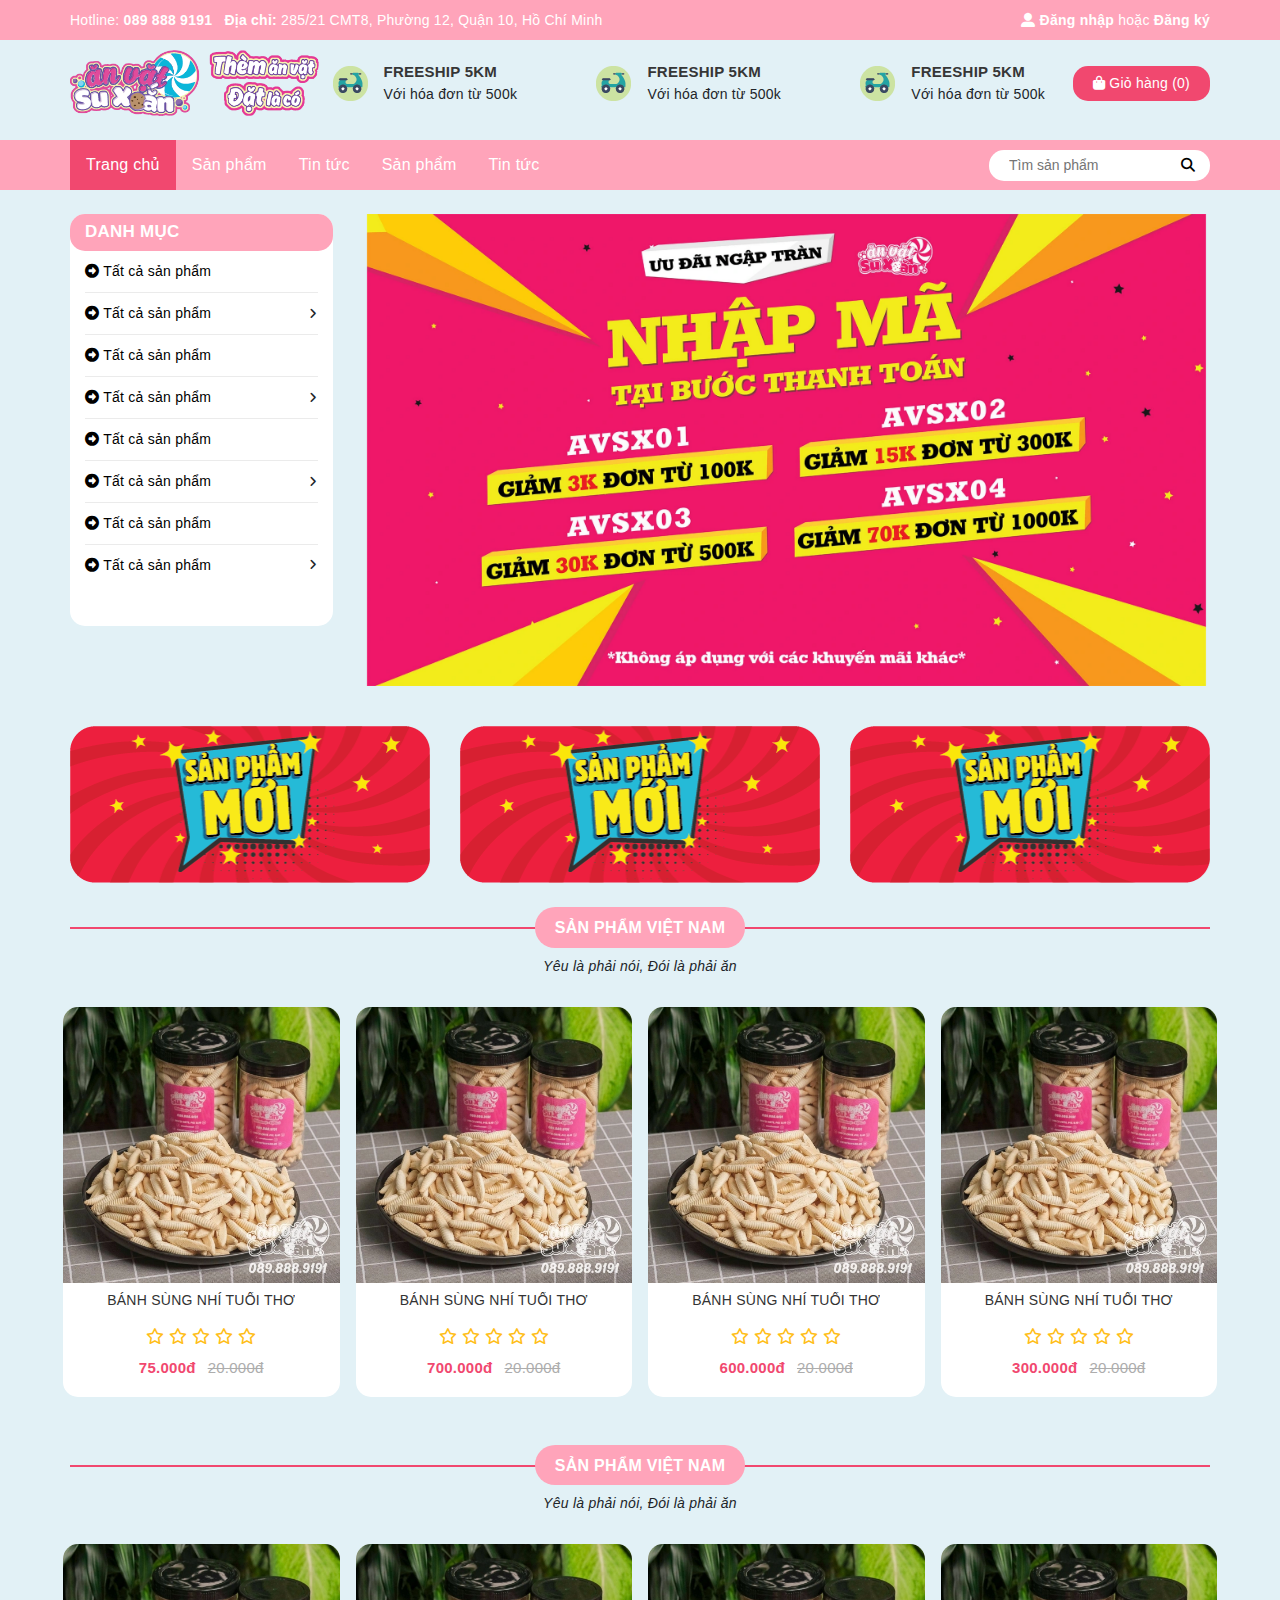
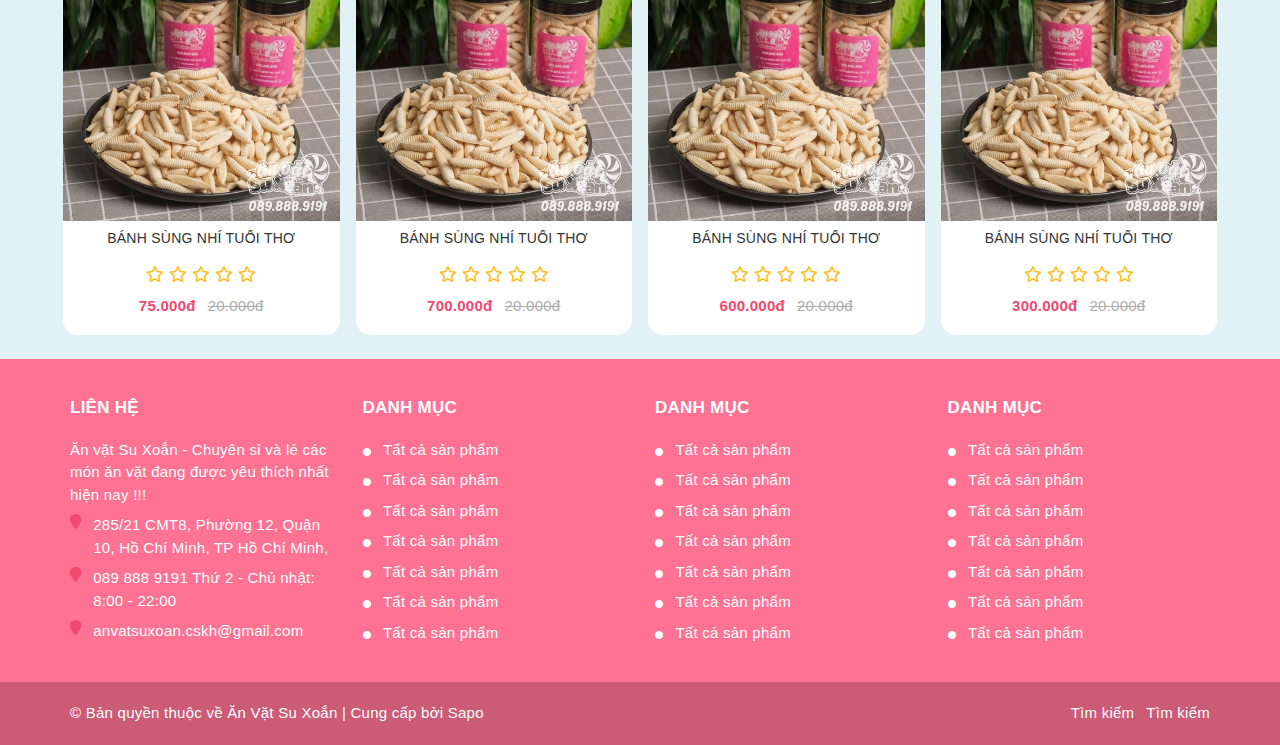
<file: index.html>
<!DOCTYPE html>
<html lang="en">
<head>
    <meta charset="UTF-8">
    <meta http-equiv="X-UA-Compatible" content="IE=edge">
    <meta name="viewport" content="width=device-width, initial-scale=1.0">
    <link rel="stylesheet" href="./assets/css/bootstrap-4.0.0-dist/css/bootstrap.min.css">
    <link rel="stylesheet" href="./assets/css/fontawesome-free-6.4.0-web/css/all.min.css">
    <link rel="stylesheet" href="./assets/css/style.css">
    <link rel="stylesheet" href="./assets/css/OwlCarousel2-2.3.4/dist/assets/owl.carousel.min.css">
    <link rel="stylesheet" href="./assets/css/OwlCarousel2-2.3.4/dist/assets/owl.theme.default.min.css">
    <link rel="stylesheet" href="./assets/css/responsive.css">
   
    <title>Document</title>

</head>
<body>
    <header class="header">
        <div class="topbar">
            <div class="container">
                <div class="row">
                    <div class="col-lg-9 col-12">
                        <div class="top-bar_left d-lg-block d-flex justify-content-center">
                            <span class="text-white">Hotline: <a class="font-weight-bold" href="tel: 0909090909">089 888 9191</a></span>
                            <span class="text-white ml-2 font-weight-normal d-none d-lg-inline-block"><strong>Địa chỉ:</strong> 285/21 CMT8, Phường 12, Quận 10, Hồ Chí Minh</span>
                        </div>
                    </div>
                    <div class="col-md-3 d-none d-lg-block">
                        <div class="top-bar_right text-right">
                            <a class="font-weight-bold" href="#"><i class="fa-solid fa-user-large mr-1"></i>Đăng nhập</a>
                            <span class="text-white mx-0">hoặc</span>
                            <a class="font-weight-bold" href="#">Đăng ký</a>
                        </div>
                    </div>
                </div>
            </div>
        </div>
        <div class="header-content">
            <div class="container">
                <div class="row">
                    <div class="col-2 d-lg-none col-sm-4">
                        <div class="menu-icon-mobile h-100 d-flex align-items-center justify-content-start">
                            <i class="fa-solid fa-bars"></i>
                        </div>
                    </div>
                    <div class="col-lg-3 col-8 col-sm-4">
                        <div class="header-logo">

                            <img src="./assets/img/logo.webp" alt="logo"
                            class="w-100">
                        </div>
                    </div>
                    <div class="col-2 d-lg-none  col-sm-4">
                        <div class="icon-cart-mobile h-100 d-flex align-items-center justify-content-end position-relative">
                            <i class="fa-solid fa-bag-shopping"></i>
                            <div class="number-cart position-absolute">1</div>
                        </div>
                    </div>

                    <div class="col-lg-7 col-12 d-none d-sm-block px-lg-0 px-5 my-lg-0 my-4">
                        <div class="list-policy row h-100 align-items-center d-flex justify-content-between">
                            

                            <div class="item-policy d-flex align-items-center">
                                <img src="./assets/img/policy1.webp" alt="policy1">
                                <div class="item-policy-content d-flex flex-column ml-3">
                                    <a href="#" class="item-policy-text font-weight-bold">
                                        FREESHIP 5KM
                                    </a>
                                    <span class="item-policy-text">Với hóa đơn từ 500k</span>
                                </div>
                            </div>
                            <div class="item-policy d-flex align-items-center">
                                <img src="./assets/img/policy1.webp" alt="policy1">
                                <div class="item-policy-content d-flex flex-column ml-3">
                                    <a href="#" class="item-policy-text font-weight-bold">
                                        FREESHIP 5KM
                                    </a>
                                    <span class="item-policy-text">Với hóa đơn từ 500k</span>
                                </div>
                            </div>
                            <div class="item-policy d-flex align-items-center">
                                <img src="./assets/img/policy1.webp" alt="policy1">
                                <div class="item-policy-content d-flex flex-column ml-3">
                                    <a href="#" class="item-policy-text font-weight-bold">
                                        FREESHIP 5KM
                                    </a>
                                    <span class="item-policy-text">Với hóa đơn từ 500k</span>
                                </div>
                            </div>
                        </div> 
                    </div>
                    <div class="col-md-2 d-none d-lg-flex align-items-center justify-content-end">
                        <div class="mini-cart d-inline-flex align-items-center justify-content-center position-relative">
                            <span><i class="fa-solid fa-bag-shopping"></i></span>
                            <span class="mx-1">Giỏ hàng</span>
                            <span>(0)</span>
                            <div class="no-cart position-absolute bg-white">
                                <span>Không có sản phẩm nào trong giỏ hàng</span>
                            </div>
                        </div>
                    </div>
                </div>
            </div>
        </div>
        <div class="menu-header d-lg-flex align-items-center justify-content-center d-none">
            <div class="container h-100">
                <div class="row h-100">
                    <div class="col-md-12 d-flex align-items-center">
                        <ul class="list-menu d-flex h-100">
                            <li class="item-menu h-100">
                                <a href="#" class="active link-menu h-100 d-flex align-items-center px-3">Trang chủ</a>
                            </li>
                            <li class="item-menu h-100">
                                <a href="./danhsachsanpham.html" class="link-menu h-100 d-flex align-items-center px-3">Sản phẩm</a>
                            </li>
                            <li class="item-menu h-100">
                                <a href="#" class="link-menu h-100 d-flex align-items-center px-3">Tin tức</a>
                            </li>
                            <li class="item-menu h-100">
                                <a href="#" class="link-menu h-100 d-flex align-items-center px-3">Sản phẩm</a>
                            </li>
                            <li class="item-menu h-100">
                                <a href="#" class="link-menu h-100 d-flex align-items-center px-3">Tin tức</a>
                            </li>
                        </ul>
                        <div class="menu-search ml-auto">
                            <input placeholder="Tìm sản phẩm" type="text" class="input-menu-search">
                            <a href="#" class="icon-menu-search"><i class="fa-solid fa-magnifying-glass"></i></a>
                        </div>
                    </div>
                </div>
            </div>
        </div>
        <div class="menu-mobile d-block d-lg-none">
            <div class="menu-mobile-head position-relative">
                <ul class="mobile-list-inline">
                    <li>
						<a href="/account/login"><i class="fa fa-user"></i> Đăng nhập</a>
                    </li>
					<li><span>hoặc</span></li>
					<li><a href="/account/register">Đăng ký</a>						
					</li>
                    <li class="menu-mobile-search">
						<div class="header_search search_form">
                            <form class="input-group search-bar search_form" action="/">
                                <input type="search" name="query" value="" placeholder="Tìm sản phẩm" class="input-group-field st-default-search-input search-text" autocomplete="off">
                                <span class="input-group-btn">
                                    <button class="btn icon-fallback-text">
                                        <i class="fa fa-search"></i>
                                    </button>
                                </span>
                            </form>
                        </div>						

					</li>
				</ul>
                <div class="menuclose"><i class="fa fa-times"></i></div>
            </div>
            <nav class="nav-menu-mobile">
                <p class="title">Menu</p>
                <ul class="nav-mb-list">
                    <li class="nav-mb-item ">
                        <a href="#" class="nav-mobile-link position-relative">Tất cả sản phẩm
                            <span class="icon-sub-nav position-absolute">
                            <i class="fa-solid fa-angle-right">

                            </i></span>
                        </a>
                    </li>
                    <li class="nav-mb-item has-sub-nav">
                        <a href="#" class="nav-mobile-link position-relative">Tất cả sản phẩm
                            <span class="icon-sub-nav position-absolute">
                            <i class="fa-solid fa-angle-right">

                            </i></span>
                        </a>
                        
                        <ul class="nav-mb-sub-list">
                            <li class="nav-mb-sub-item">
                                <a href="#" class="nav-mobile-link">Bánh tráng</a>
                            </li>
                        </ul>
                    </li>
                    <li class="nav-mb-item ">
                        <a href="#" class="nav-mobile-link position-relative">Tất cả sản phẩm
                            <span class="icon-sub-nav position-absolute">
                            <i class="fa-solid fa-angle-right">

                            </i></span>
                        </a>
                    </li>
                    <li class="nav-mb-item has-sub-nav">
                        <a href="#" class="nav-mobile-link position-relative">Tất cả sản phẩm
                            <span class="icon-sub-nav position-absolute">
                            <i class="fa-solid fa-angle-right">

                            </i></span>
                        </a>
                        
                        <ul class="nav-mb-sub-list">
                            <li class="nav-mb-sub-item">
                                <a href="#" class="nav-mobile-link">Bánh tráng</a>
                            </li>
                        </ul>
                    </li>
                </ul>
            </nav>
        </div>
    </header>
    <section class="section-1 mt-md-4">
        <div class="container">
            <div class="row flex-lg-row-reverse">
                <div class="col-12 col-lg-9">
                    <div class="owl-carousel slide">
                        <div class="slide-img">
                            <img src="./assets/img/slider_1.webp" alt="">
                        </div>
                        <div class="slide-img">
                            <img src="./assets/img/slider_3.webp" alt="">
                        </div>
                    </div>
                </div>
                <div class="col-12 col-lg-3 d-none d-sm-block">
                    <div class="wrapper-category">
                        <h3 class="category-title">
                            Danh mục
                        </h3>
                        <ul class="category-list">
                            <li class="category-item">
                                <a href="#" class="category-link">
                                    <i class="fa-solid fa-circle-right"></i>
                                    Tất cả sản phẩm
                                </a>
                            </li>
                            <li class="category-item has-sub">
                                <a href="#" class="category-link">
                                    <i class="fa-solid fa-circle-right"></i>
                                    Tất cả sản phẩm
                                    
                                </a>
                                <span class="category-item-icon">
                                    <i class="fa-solid fa-angle-right"></i>
                                </span>
                                <ul class="list-sub-category">
                                    <li class="item-sub-category">
                                        <a href="" class="link-sub-category">
                                            Bánh Tráng
                                        </a>
                                    </li>
                                    <li class="item-sub-category">
                                        <a href="" class="link-sub-category">
                                            Bánh Tráng
                                        </a>
                                    </li>
                                </ul>
                            </li>
                            <li class="category-item">
                                <a href="#" class="category-link">
                                    <i class="fa-solid fa-circle-right"></i>
                                    Tất cả sản phẩm
                                </a>
                            </li>
                            <li class="category-item has-sub">
                                <a href="#" class="category-link">
                                    <i class="fa-solid fa-circle-right"></i>
                                    Tất cả sản phẩm
                                    
                                </a>
                                <span class="category-item-icon">
                                    <i class="fa-solid fa-angle-right"></i>
                                </span>
                                <ul class="list-sub-category">
                                    <li class="item-sub-category">
                                        <a href="" class="link-sub-category">
                                            Bánh Tráng
                                        </a>
                                    </li>
                                    <li class="item-sub-category">
                                        <a href="" class="link-sub-category">
                                            Bánh Tráng
                                        </a>
                                    </li>
                                </ul>
                            </li>
                            <li class="category-item">
                                <a href="#" class="category-link">
                                    <i class="fa-solid fa-circle-right"></i>
                                    Tất cả sản phẩm
                                </a>
                            </li>
                            <li class="category-item has-sub">
                                <a href="#" class="category-link">
                                    <i class="fa-solid fa-circle-right"></i>
                                    Tất cả sản phẩm
                                    
                                </a>
                                <span class="category-item-icon">
                                    <i class="fa-solid fa-angle-right"></i>
                                </span>
                                <ul class="list-sub-category">
                                    <li class="item-sub-category">
                                        <a href="" class="link-sub-category">
                                            Bánh Tráng
                                        </a>
                                    </li>
                                    <li class="item-sub-category">
                                        <a href="" class="link-sub-category">
                                            Bánh Tráng
                                        </a>
                                    </li>
                                </ul>
                            </li>
                            <li class="category-item">
                                <a href="#" class="category-link">
                                    <i class="fa-solid fa-circle-right"></i>
                                    Tất cả sản phẩm
                                </a>
                            </li>
                            <li class="category-item has-sub">
                                <a href="#" class="category-link">
                                    <i class="fa-solid fa-circle-right"></i>
                                    Tất cả sản phẩm
                                    
                                </a>
                                <span class="category-item-icon">
                                    <i class="fa-solid fa-angle-right"></i>
                                </span>
                                <ul class="list-sub-category">
                                    <li class="item-sub-category">
                                        <a href="" class="link-sub-category">
                                            Bánh Tráng
                                        </a>
                                    </li>
                                    <li class="item-sub-category">
                                        <a href="" class="link-sub-category">
                                            Bánh Tráng
                                        </a>
                                    </li>
                                </ul>
                            </li>
                        </ul>
                    </div>
                </div>
            </div>
        </div>
    </section>
    <section class="section-2 mt-3">
        <div class="container">
            <div class="row">
                <div class="owl-carousel banner">

                    
                        <div class="wrapper-banner">
                            <a href="#">
    
                                <img src="./assets/img/banner1.webp" alt="">
                            </a>
                        </div>
                    
                        <div class="wrapper-banner">
                            <a href="#">
    
                                <img src="./assets/img/banner1.webp" alt="">
                            </a>
                        </div>
                    
                        <div class="wrapper-banner">
                            <a href="#">
    
                                <img src="./assets/img/banner1.webp" alt="">
                            </a>
                        </div>
                </div>
                
            </div>
        </div>
    </section>
    <section class="section-3 mt-4">
        <div class="container">
            <div class="row">
                <div class="col-md-12">
                    <div class="wrapper-title-section">

                        <h3 class="title-section">
                            <a href="#">Sản phẩm việt nam</a>
                        </h3>
                        <p class="des-section">Yêu là phải nói, Đói là phải ăn</p>
                    </div>
                </div>
                <div class="owl-carousel product">
                    <div class="product-item d-flex flex-column align-items-center ">
                        <div class="product-item-avt position-relative">
                            <a href="#">

                                <img src="./assets/img/262860337-3104308309813817-7591396669059210252-n.webp" alt="">
                            </a>
                            <div class="product-item-action">
                                <div class="product-item-action-icon">
                                    <a href="#">
                                        <i class="fa-solid fa-gear"></i>
                                    </a>
                                </div>
                                <div class="product-item-action-icon">
                                    <a href="#" class="open-popup">
                                        <i class="fa-solid fa-eye"></i>
                                    </a>
                                </div>
                            </div>
                        </div>
                        <div class="product-item-info d-flex flex-column align-items-center">

                            <h3 class="product-item-title m-0">
                                <a href="#">Bánh sùng nhí tuổi thơ</a>
                            </h3>
                            <div class="product-item-star">
                                <span><i class="fa-regular fa-star"></i></span>
                                <span><i class="fa-regular fa-star"></i></span>
                                <span><i class="fa-regular fa-star"></i></span>
                                <span><i class="fa-regular fa-star"></i></span>
                                <span><i class="fa-regular fa-star"></i></span>
                            </div>
                            <div class="product-item-price d-flex ">
                                <h4 class="m-0 price">75.000đ</h4>
                                <h4 class="m-0 price-down">20.000đ</h4>
                            </div>
                        </div>
                    </div>
                    <div class="product-item d-flex flex-column align-items-center ">
                        <div class="product-item-avt position-relative">
                            <a href="#">

                                <img src="./assets/img/262860337-3104308309813817-7591396669059210252-n.webp" alt="">
                            </a>
                            <div class="product-item-action">
                                <div class="product-item-action-icon">
                                    <a href="#">
                                        <i class="fa-solid fa-gear"></i>
                                    </a>
                                </div>
                                <div class="product-item-action-icon">
                                    <a href="#" class="open-popup">
                                        <i class="fa-solid fa-eye"></i>
                                    </a>
                                </div>
                            </div>
                        </div>
                        <div class="product-item-info d-flex flex-column align-items-center">

                            <h3 class="product-item-title m-0">
                                <a href="#">Bánh sùng nhí tuổi thơ</a>
                            </h3>
                            <div class="product-item-star">
                                <span><i class="fa-regular fa-star"></i></span>
                                <span><i class="fa-regular fa-star"></i></span>
                                <span><i class="fa-regular fa-star"></i></span>
                                <span><i class="fa-regular fa-star"></i></span>
                                <span><i class="fa-regular fa-star"></i></span>
                            </div>
                            <div class="product-item-price d-flex ">
                                <h4 class="m-0 price">700.000đ</h4>
                                <h4 class="m-0 price-down">20.000đ</h4>
                            </div>
                        </div>
                    </div>
                    <div class="product-item d-flex flex-column align-items-center ">
                        <div class="product-item-avt position-relative">
                            <a href="#">

                                <img src="./assets/img/262860337-3104308309813817-7591396669059210252-n.webp" alt="">
                            </a>
                            <div class="product-item-action">
                                <div class="product-item-action-icon">
                                    <a href="#">
                                        <i class="fa-solid fa-gear"></i>
                                    </a>
                                </div>
                                <div class="product-item-action-icon">
                                    <a href="#" class="open-popup">
                                        <i class="fa-solid fa-eye"></i>
                                    </a>
                                </div>
                            </div>
                        </div>
                        <div class="product-item-info d-flex flex-column align-items-center">

                            <h3 class="product-item-title m-0">
                                <a href="#">Bánh sùng nhí tuổi thơ</a>
                            </h3>
                            <div class="product-item-star">
                                <span><i class="fa-regular fa-star"></i></span>
                                <span><i class="fa-regular fa-star"></i></span>
                                <span><i class="fa-regular fa-star"></i></span>
                                <span><i class="fa-regular fa-star"></i></span>
                                <span><i class="fa-regular fa-star"></i></span>
                            </div>
                            <div class="product-item-price d-flex ">
                                <h4 class="m-0 price">600.000đ</h4>
                                <h4 class="m-0 price-down">20.000đ</h4>
                            </div>
                        </div>
                    </div>
                    <div class="product-item d-flex flex-column align-items-center ">
                        <div class="product-item-avt position-relative">
                            <a href="#">

                                <img src="./assets/img/262860337-3104308309813817-7591396669059210252-n.webp" alt="">
                            </a>
                            <div class="product-item-action">
                                <div class="product-item-action-icon">
                                    <a href="#">
                                        <i class="fa-solid fa-gear"></i>
                                    </a>
                                </div>
                                <div class="product-item-action-icon">
                                    <a href="#" class="open-popup">
                                        <i class="fa-solid fa-eye"></i>
                                    </a>
                                </div>
                            </div>
                        </div>
                        <div class="product-item-info d-flex flex-column align-items-center">

                            <h3 class="product-item-title m-0">
                                <a href="#">Bánh sùng nhí tuổi thơ</a>
                            </h3>
                            <div class="product-item-star">
                                <span><i class="fa-regular fa-star"></i></span>
                                <span><i class="fa-regular fa-star"></i></span>
                                <span><i class="fa-regular fa-star"></i></span>
                                <span><i class="fa-regular fa-star"></i></span>
                                <span><i class="fa-regular fa-star"></i></span>
                            </div>
                            <div class="product-item-price d-flex ">
                                <h4 class="m-0 price">300.000đ</h4>
                                <h4 class="m-0 price-down">20.000đ</h4>
                            </div>
                        </div>
                    </div>
                    <div class="product-item d-flex flex-column align-items-center ">
                        <div class="product-item-avt position-relative">
                            <a href="#">

                                <img src="./assets/img/262860337-3104308309813817-7591396669059210252-n.webp" alt="">
                            </a>
                            <div class="product-item-action">
                                <div class="product-item-action-icon">
                                    <a href="#">
                                        <i class="fa-solid fa-gear"></i>
                                    </a>
                                </div>
                                <div class="product-item-action-icon">
                                    <a href="#" class="open-popup">
                                        <i class="fa-solid fa-eye"></i>
                                    </a>
                                </div>
                            </div>
                        </div>
                        <div class="product-item-info d-flex flex-column align-items-center">

                            <h3 class="product-item-title m-0">
                                <a href="#">Bánh sùng nhí tuổi thơ</a>
                            </h3>
                            <div class="product-item-star">
                                <span><i class="fa-regular fa-star"></i></span>
                                <span><i class="fa-regular fa-star"></i></span>
                                <span><i class="fa-regular fa-star"></i></span>
                                <span><i class="fa-regular fa-star"></i></span>
                                <span><i class="fa-regular fa-star"></i></span>
                            </div>
                            <div class="product-item-price d-flex ">
                                <h4 class="m-0 price">250.000đ</h4>
                                <h4 class="m-0 price-down">20.000đ</h4>
                            </div>
                        </div>
                    </div>
                </div>
            </div>
        </div>
    </section>
    <section class="section-3 mt-4">
        <div class="container">
            <div class="row">
                <div class="col-md-12">
                    <div class="wrapper-title-section">

                        <h3 class="title-section">
                            <a href="#">Sản phẩm việt nam</a>
                        </h3>
                        <p class="des-section">Yêu là phải nói, Đói là phải ăn</p>
                    </div>
                </div>
                <div class="owl-carousel product">
                    <div class="product-item d-flex flex-column align-items-center ">
                        <div class="product-item-avt position-relative">
                            <a href="#">

                                <img src="./assets/img/262860337-3104308309813817-7591396669059210252-n.webp" alt="">
                            </a>
                            <div class="product-item-action">
                                <div class="product-item-action-icon">
                                    <a href="#">
                                        <i class="fa-solid fa-gear"></i>
                                    </a>
                                </div>
                                <div class="product-item-action-icon">
                                    <a href="#" class="open-popup">
                                        <i class="fa-solid fa-eye"></i>
                                    </a>
                                </div>
                            </div>
                        </div>
                        <div class="product-item-info d-flex flex-column align-items-center">

                            <h3 class="product-item-title m-0">
                                <a href="#">Bánh sùng nhí tuổi thơ</a>
                            </h3>
                            <div class="product-item-star">
                                <span><i class="fa-regular fa-star"></i></span>
                                <span><i class="fa-regular fa-star"></i></span>
                                <span><i class="fa-regular fa-star"></i></span>
                                <span><i class="fa-regular fa-star"></i></span>
                                <span><i class="fa-regular fa-star"></i></span>
                            </div>
                            <div class="product-item-price d-flex ">
                                <h4 class="m-0 price">75.000đ</h4>
                                <h4 class="m-0 price-down">20.000đ</h4>
                            </div>
                        </div>
                    </div>
                    <div class="product-item d-flex flex-column align-items-center ">
                        <div class="product-item-avt position-relative">
                            <a href="#">

                                <img src="./assets/img/262860337-3104308309813817-7591396669059210252-n.webp" alt="">
                            </a>
                            <div class="product-item-action">
                                <div class="product-item-action-icon">
                                    <a href="#">
                                        <i class="fa-solid fa-gear"></i>
                                    </a>
                                </div>
                                <div class="product-item-action-icon">
                                    <a href="#" class="open-popup">
                                        <i class="fa-solid fa-eye"></i>
                                    </a>
                                </div>
                            </div>
                        </div>
                        <div class="product-item-info d-flex flex-column align-items-center">

                            <h3 class="product-item-title m-0">
                                <a href="#">Bánh sùng nhí tuổi thơ</a>
                            </h3>
                            <div class="product-item-star">
                                <span><i class="fa-regular fa-star"></i></span>
                                <span><i class="fa-regular fa-star"></i></span>
                                <span><i class="fa-regular fa-star"></i></span>
                                <span><i class="fa-regular fa-star"></i></span>
                                <span><i class="fa-regular fa-star"></i></span>
                            </div>
                            <div class="product-item-price d-flex ">
                                <h4 class="m-0 price">700.000đ</h4>
                                <h4 class="m-0 price-down">20.000đ</h4>
                            </div>
                        </div>
                    </div>
                    <div class="product-item d-flex flex-column align-items-center ">
                        <div class="product-item-avt position-relative">
                            <a href="#">

                                <img src="./assets/img/262860337-3104308309813817-7591396669059210252-n.webp" alt="">
                            </a>
                            <div class="product-item-action">
                                <div class="product-item-action-icon">
                                    <a href="#">
                                        <i class="fa-solid fa-gear"></i>
                                    </a>
                                </div>
                                <div class="product-item-action-icon">
                                    <a href="#" class="open-popup">
                                        <i class="fa-solid fa-eye"></i>
                                    </a>
                                </div>
                            </div>
                        </div>
                        <div class="product-item-info d-flex flex-column align-items-center">

                            <h3 class="product-item-title m-0">
                                <a href="#">Bánh sùng nhí tuổi thơ</a>
                            </h3>
                            <div class="product-item-star">
                                <span><i class="fa-regular fa-star"></i></span>
                                <span><i class="fa-regular fa-star"></i></span>
                                <span><i class="fa-regular fa-star"></i></span>
                                <span><i class="fa-regular fa-star"></i></span>
                                <span><i class="fa-regular fa-star"></i></span>
                            </div>
                            <div class="product-item-price d-flex ">
                                <h4 class="m-0 price">600.000đ</h4>
                                <h4 class="m-0 price-down">20.000đ</h4>
                            </div>
                        </div>
                    </div>
                    <div class="product-item d-flex flex-column align-items-center ">
                        <div class="product-item-avt position-relative">
                            <a href="#">

                                <img src="./assets/img/262860337-3104308309813817-7591396669059210252-n.webp" alt="">
                            </a>
                            <div class="product-item-action">
                                <div class="product-item-action-icon">
                                    <a href="#">
                                        <i class="fa-solid fa-gear"></i>
                                    </a>
                                </div>
                                <div class="product-item-action-icon">
                                    <a href="#" class="open-popup">
                                        <i class="fa-solid fa-eye"></i>
                                    </a>
                                </div>
                            </div>
                        </div>
                        <div class="product-item-info d-flex flex-column align-items-center">

                            <h3 class="product-item-title m-0">
                                <a href="#">Bánh sùng nhí tuổi thơ</a>
                            </h3>
                            <div class="product-item-star">
                                <span><i class="fa-regular fa-star"></i></span>
                                <span><i class="fa-regular fa-star"></i></span>
                                <span><i class="fa-regular fa-star"></i></span>
                                <span><i class="fa-regular fa-star"></i></span>
                                <span><i class="fa-regular fa-star"></i></span>
                            </div>
                            <div class="product-item-price d-flex ">
                                <h4 class="m-0 price">300.000đ</h4>
                                <h4 class="m-0 price-down">20.000đ</h4>
                            </div>
                        </div>
                    </div>
                    <div class="product-item d-flex flex-column align-items-center ">
                        <div class="product-item-avt position-relative">
                            <a href="#">

                                <img src="./assets/img/262860337-3104308309813817-7591396669059210252-n.webp" alt="">
                            </a>
                            <div class="product-item-action">
                                <div class="product-item-action-icon">
                                    <a href="#">
                                        <i class="fa-solid fa-gear"></i>
                                    </a>
                                </div>
                                <div class="product-item-action-icon">
                                    <a href="#" class="open-popup">
                                        <i class="fa-solid fa-eye"></i>
                                    </a>
                                </div>
                            </div>
                        </div>
                        <div class="product-item-info d-flex flex-column align-items-center">

                            <h3 class="product-item-title m-0">
                                <a href="#">Bánh sùng nhí tuổi thơ</a>
                            </h3>
                            <div class="product-item-star">
                                <span><i class="fa-regular fa-star"></i></span>
                                <span><i class="fa-regular fa-star"></i></span>
                                <span><i class="fa-regular fa-star"></i></span>
                                <span><i class="fa-regular fa-star"></i></span>
                                <span><i class="fa-regular fa-star"></i></span>
                            </div>
                            <div class="product-item-price d-flex ">
                                <h4 class="m-0 price">250.000đ</h4>
                                <h4 class="m-0 price-down">20.000đ</h4>
                            </div>
                        </div>
                    </div>
                </div>
            </div>
        </div>
    </section>
    <footer class="wrapper-footer">
        <div class="container">
            <div class="row">
                <div class="col-lg-3 col-sm-6">
                    <div class="item-footer-wrraper">
                        <div class="title-footer">
                            LIÊN HỆ
                        </div>
                        <ul class="list-footer">
                            <li class="item-footer">
                                <span>Ăn vặt Su Xoắn - Chuyên sỉ và lẻ các món ăn vặt đang được yêu thích nhất hiện nay !!!</span>
                            </li>
                            <li class="item-footer">
                                <i class="fa-solid fa-location-pin"></i>
                                <span>285/21 CMT8, Phường 12, Quận 10, Hồ Chí Minh, TP Hồ Chí Minh,</span>
                            </li>
                            <li class="item-footer">
                                <i class="fa-solid fa-location-pin"></i>
                                <span>
                                    <a href="#" class="link-footer">089 888 9191</a>
                                    Thứ 2 - Chủ nhật: 8:00 - 22:00
                                </span>
                            </li>
                            <li class="item-footer">
                                <i class="fa-solid fa-location-pin"></i>
                                <a href="#" class="link-footer">anvatsuxoan.cskh@gmail.com</a>
                            </li>
                        </ul>
                        <div class="icon-footer-plus d-block d-sm-none">
                            <span><i class="fa-solid fa-plus"></i></span>
                        </div>
                        <div class="icon-footer-minus d-block d-sm-none">
                            <span><i class="fa-solid fa-minus"></i></span>
                        </div>
                    </div>
                </div>
                <div class="col-lg-3 col-sm-6">
                    <div class="item-footer-wrraper">
                        <div class="title-footer">
                            danh mục
                        </div>
                        <ul class="list-footer">
                            <li class="item-footer align-items-center">
                                <a href="#" class="link-footer">
                                    <i style="font-size: 8px; color: white; margin-right: 8px;" class="fa-solid fa-circle"></i>
                                    Tất cả sản phẩm
                                </a>
                            </li>
                            <li class="item-footer align-items-center">
                                <a href="#" class="link-footer">
                                    <i style="font-size: 8px; color: white; margin-right: 8px;" class="fa-solid fa-circle"></i>
                                    Tất cả sản phẩm
                                </a>
                            </li>
                            <li class="item-footer align-items-center">
                                <a href="#" class="link-footer">
                                    <i style="font-size: 8px; color: white; margin-right: 8px;" class="fa-solid fa-circle"></i>
                                    Tất cả sản phẩm
                                </a>
                            </li>
                            <li class="item-footer align-items-center">
                                <a href="#" class="link-footer">
                                    <i style="font-size: 8px; color: white; margin-right: 8px;" class="fa-solid fa-circle"></i>
                                    Tất cả sản phẩm
                                </a>
                            </li>
                            <li class="item-footer align-items-center">
                                <a href="#" class="link-footer">
                                    <i style="font-size: 8px; color: white; margin-right: 8px;" class="fa-solid fa-circle"></i>
                                    Tất cả sản phẩm
                                </a>
                            </li>
                            <li class="item-footer align-items-center">
                                <a href="#" class="link-footer">
                                    <i style="font-size: 8px; color: white; margin-right: 8px;" class="fa-solid fa-circle"></i>
                                    Tất cả sản phẩm
                                </a>
                            </li>
                            <li class="item-footer align-items-center">
                                <a href="#" class="link-footer">
                                    <i style="font-size: 8px; color: white; margin-right: 8px;" class="fa-solid fa-circle"></i>
                                    Tất cả sản phẩm
                                </a>
                            </li>
                        </ul>
                        <div class="icon-footer-plus d-block d-sm-none">
                            <span><i class="fa-solid fa-plus"></i></span>
                        </div>
                        <div class="icon-footer-minus d-block d-sm-none">
                            <span><i class="fa-solid fa-minus"></i></span>
                        </div>
                    </div>
                </div>
                <div class="col-lg-3 col-sm-6">
                    <div class="item-footer-wrraper">
                        <div class="title-footer">
                            danh mục
                        </div>
                        <ul class="list-footer">
                            <li class="item-footer align-items-center">
                                <a href="#" class="link-footer">
                                    <i style="font-size: 8px; color: white; margin-right: 8px;" class="fa-solid fa-circle"></i>
                                    Tất cả sản phẩm
                                </a>
                            </li>
                            <li class="item-footer align-items-center">
                                <a href="#" class="link-footer">
                                    <i style="font-size: 8px; color: white; margin-right: 8px;" class="fa-solid fa-circle"></i>
                                    Tất cả sản phẩm
                                </a>
                            </li>
                            <li class="item-footer align-items-center">
                                <a href="#" class="link-footer">
                                    <i style="font-size: 8px; color: white; margin-right: 8px;" class="fa-solid fa-circle"></i>
                                    Tất cả sản phẩm
                                </a>
                            </li>
                            <li class="item-footer align-items-center">
                                <a href="#" class="link-footer">
                                    <i style="font-size: 8px; color: white; margin-right: 8px;" class="fa-solid fa-circle"></i>
                                    Tất cả sản phẩm
                                </a>
                            </li>
                            <li class="item-footer align-items-center">
                                <a href="#" class="link-footer">
                                    <i style="font-size: 8px; color: white; margin-right: 8px;" class="fa-solid fa-circle"></i>
                                    Tất cả sản phẩm
                                </a>
                            </li>
                            <li class="item-footer align-items-center">
                                <a href="#" class="link-footer">
                                    <i style="font-size: 8px; color: white; margin-right: 8px;" class="fa-solid fa-circle"></i>
                                    Tất cả sản phẩm
                                </a>
                            </li>
                            <li class="item-footer align-items-center">
                                <a href="#" class="link-footer">
                                    <i style="font-size: 8px; color: white; margin-right: 8px;" class="fa-solid fa-circle"></i>
                                    Tất cả sản phẩm
                                </a>
                            </li>
                        </ul>
                        <div class="icon-footer-plus d-block d-sm-none">
                            <span><i class="fa-solid fa-plus"></i></span>
                        </div>
                        <div class="icon-footer-minus d-block d-sm-none">
                            <span><i class="fa-solid fa-minus"></i></span>
                        </div>
                    </div>
                </div>
                <div class="col-lg-3 col-sm-6">
                    <div class="item-footer-wrraper">
                        <div class="title-footer">
                            danh mục
                        </div>
                        <ul class="list-footer">
                            <li class="item-footer align-items-center">
                                <a href="#" class="link-footer">
                                    <i style="font-size: 8px; color: white; margin-right: 8px;" class="fa-solid fa-circle"></i>
                                    Tất cả sản phẩm
                                </a>
                            </li>
                            <li class="item-footer align-items-center">
                                <a href="#" class="link-footer">
                                    <i style="font-size: 8px; color: white; margin-right: 8px;" class="fa-solid fa-circle"></i>
                                    Tất cả sản phẩm
                                </a>
                            </li>
                            <li class="item-footer align-items-center">
                                <a href="#" class="link-footer">
                                    <i style="font-size: 8px; color: white; margin-right: 8px;" class="fa-solid fa-circle"></i>
                                    Tất cả sản phẩm
                                </a>
                            </li>
                            <li class="item-footer align-items-center">
                                <a href="#" class="link-footer">
                                    <i style="font-size: 8px; color: white; margin-right: 8px;" class="fa-solid fa-circle"></i>
                                    Tất cả sản phẩm
                                </a>
                            </li>
                            <li class="item-footer align-items-center">
                                <a href="#" class="link-footer">
                                    <i style="font-size: 8px; color: white; margin-right: 8px;" class="fa-solid fa-circle"></i>
                                    Tất cả sản phẩm
                                </a>
                            </li>
                            <li class="item-footer align-items-center">
                                <a href="#" class="link-footer">
                                    <i style="font-size: 8px; color: white; margin-right: 8px;" class="fa-solid fa-circle"></i>
                                    Tất cả sản phẩm
                                </a>
                            </li>
                            <li class="item-footer align-items-center">
                                <a href="#" class="link-footer">
                                    <i style="font-size: 8px; color: white; margin-right: 8px;" class="fa-solid fa-circle"></i>
                                    Tất cả sản phẩm
                                </a>
                            </li>
                        </ul>
                        <div class="icon-footer-plus d-block d-sm-none">
                            <span><i class="fa-solid fa-plus"></i></span>
                        </div>
                        <div class="icon-footer-minus d-block d-sm-none">
                            <span><i class="fa-solid fa-minus"></i></span>
                        </div>
                    </div>
                </div>
            </div>
        </div>
    </footer>
    <div class="copyright">
        <div class="container">
            <div class="row">
                <div class="col-md-6">
                    <div class="copyright-item">
                        <span>© Bản quyền thuộc về Ăn Vặt Su Xoắn | Cung cấp bởi Sapo</span>
                    </div>
                </div>
                <div class="col-md-6 d-none d-lg-block">
                    <div class="copyright-menu">
                        <ul>
                            <li>
                                <a href="#">Tìm kiếm</a>
                            </li>
                            <li>
                                <a href="#">Tìm kiếm</a>
                            </li>
                        </ul>
                    </div>
                </div>
            </div>
        </div>
    </div>
    <div class="popup-quickview">
        <div class="wrapper-detail-product position-relative">

            <div class="detail-product">

                <div class="row">
                    <div class="col-sm-6">
                        <div class="detail-product-thumbnail">
                            <div class="thumbnail-main">
                                <img src="./assets/img/262350785-3103872226524092-2769146742188999091-n.webp" alt="" width="100%">
                            </div>
                            <div class="list-thumbnail owl-carousel">
                                <div class="item-thumbnail">
                                    <img src="./assets/img/261013288-3103872196524095-8268213394365804321-n.webp" alt="" width="100%">
                                </div>
                                <div class="item-thumbnail">
                                    <img src="./assets/img/261013288-3103872196524095-8268213394365804321-n.webp" alt="" width="100%">
                                </div>
                                <div class="item-thumbnail">
                                    <img src="./assets/img/261013288-3103872196524095-8268213394365804321-n.webp" alt="" width="100%">
                                </div>
                                <div class="item-thumbnail">
                                    <img src="./assets/img/261013288-3103872196524095-8268213394365804321-n.webp" alt="" width="100%">
                                </div>
                            </div>
                        </div>
                    </div>
                    <div class="col-sm-6">
                        <div class="detail-product-info">
                            <h3 class="detail-product-name">
                                <a href="#">Bánh sùng nhí tuổi thơ</a>
                            </h3>
                            <div class="detail-product-status">
                                <span>Trạng thái: </span>
                                <span class="status">
                                    <i class="fa-solid fa-check"></i>
                                    Còn hàng
                                </span>
                            </div>
                            <div class="detail-product-price">
                                <span class="detail-product-price-special">150.000đ</span>
                                <span class="detail-product-price-old">150.000đ</span>
                            </div>
                            <div class="detail-product-des">
                                <p>THÔNG TIN SẢN PHẨM Tên sản phẩm: MỨT NONGHYUP HQ Nhà sản xuất: Hàn Quốc Hạn sử dụng: 6 tháng kể từ ngày mở nắp. Hướng dẫn bảo quản: Nơi khô ráo thoáng mát, tránh ánh nắng mặt trời chiếu trực tiếp Hướng dẫn sử dụng: Dùng ngay không qua chế biến, ngon hơn khi dùng lạnh Thông tin c</p>
                            </div>
                            <div class="detail-product-other">
                                <span>Loại sản phẩm: </span>
                                <span>Nước uống</span>
                            </div>
                            <div class="detail-product-selector">
                                <span>Vị</span> 
                                <select class="single-option-selector" data-option="option1" id="product-select-22223706-option-0">
                                    <option value="Chanh Đào Mật Ong">
                                        Chanh Đào Mật Ong</option>
                                    <option value="Nha Đam Mật Ong">
                                        Nha Đam Mật Ong
                                    </option>
                                    <option value="Táo Đỏ Mật Ong">
                                        Táo Đỏ Mật Ong
                                    </option>
                                    <option value="Trà Gừng Mật Ong">
                                        Trà Gừng Mật Ong
                                    </option>
                                </select>
                            </div>
                            <div class="detail-product-buy">
                                <span>Số lượng</span>
                                <input type="number" value="1">
                                <a href="#">Mua hàng</a>
                            </div>
                        </div>
                    </div>
                </div>
            
            </div>
            <div class="close-popup">
                <span><i class="fa-solid fa-xmark"></i></span>
            </div>
        </div>
    </div>
    <script src="./assets/js/jquery.min.js"></script>
    <script src="./assets/css/OwlCarousel2-2.3.4/dist/owl.carousel.min.js"></script>
    <script src="./assets/js/main.js"></script>
    
</body>
</html>
</file>
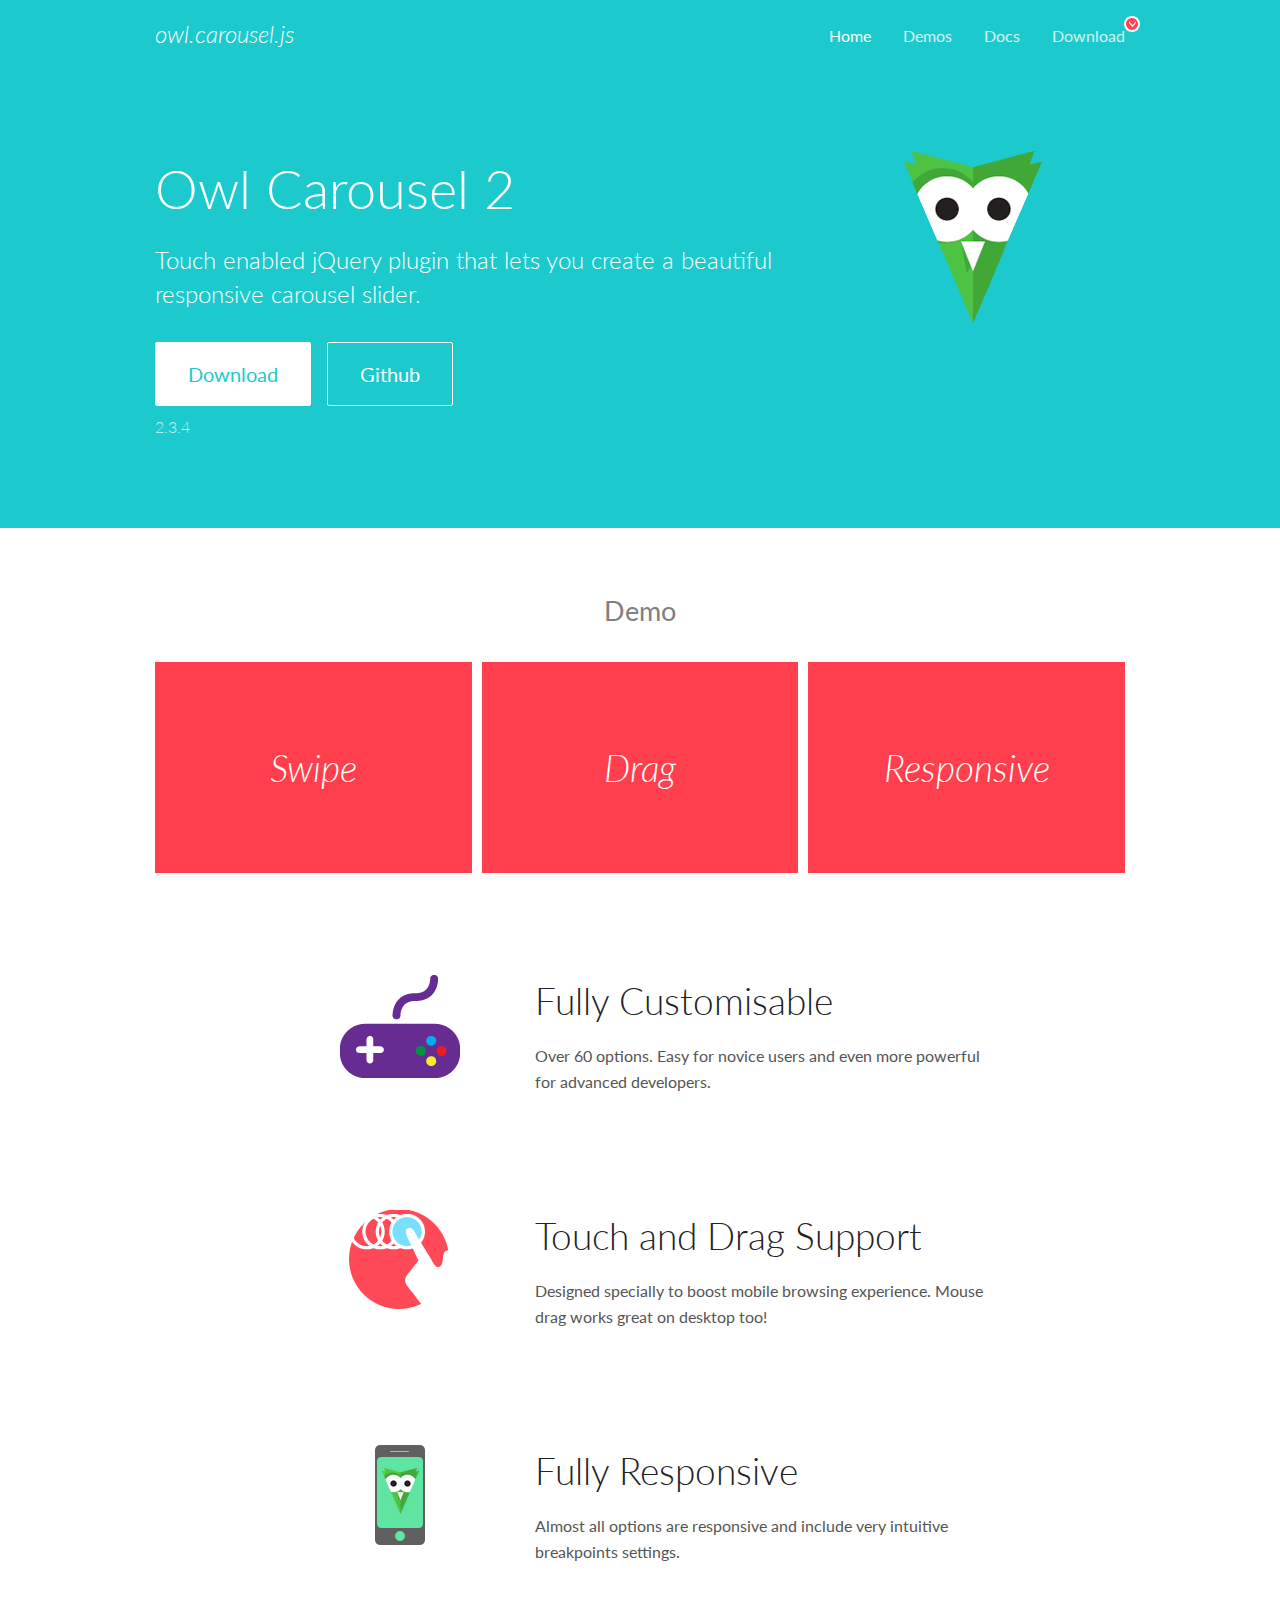
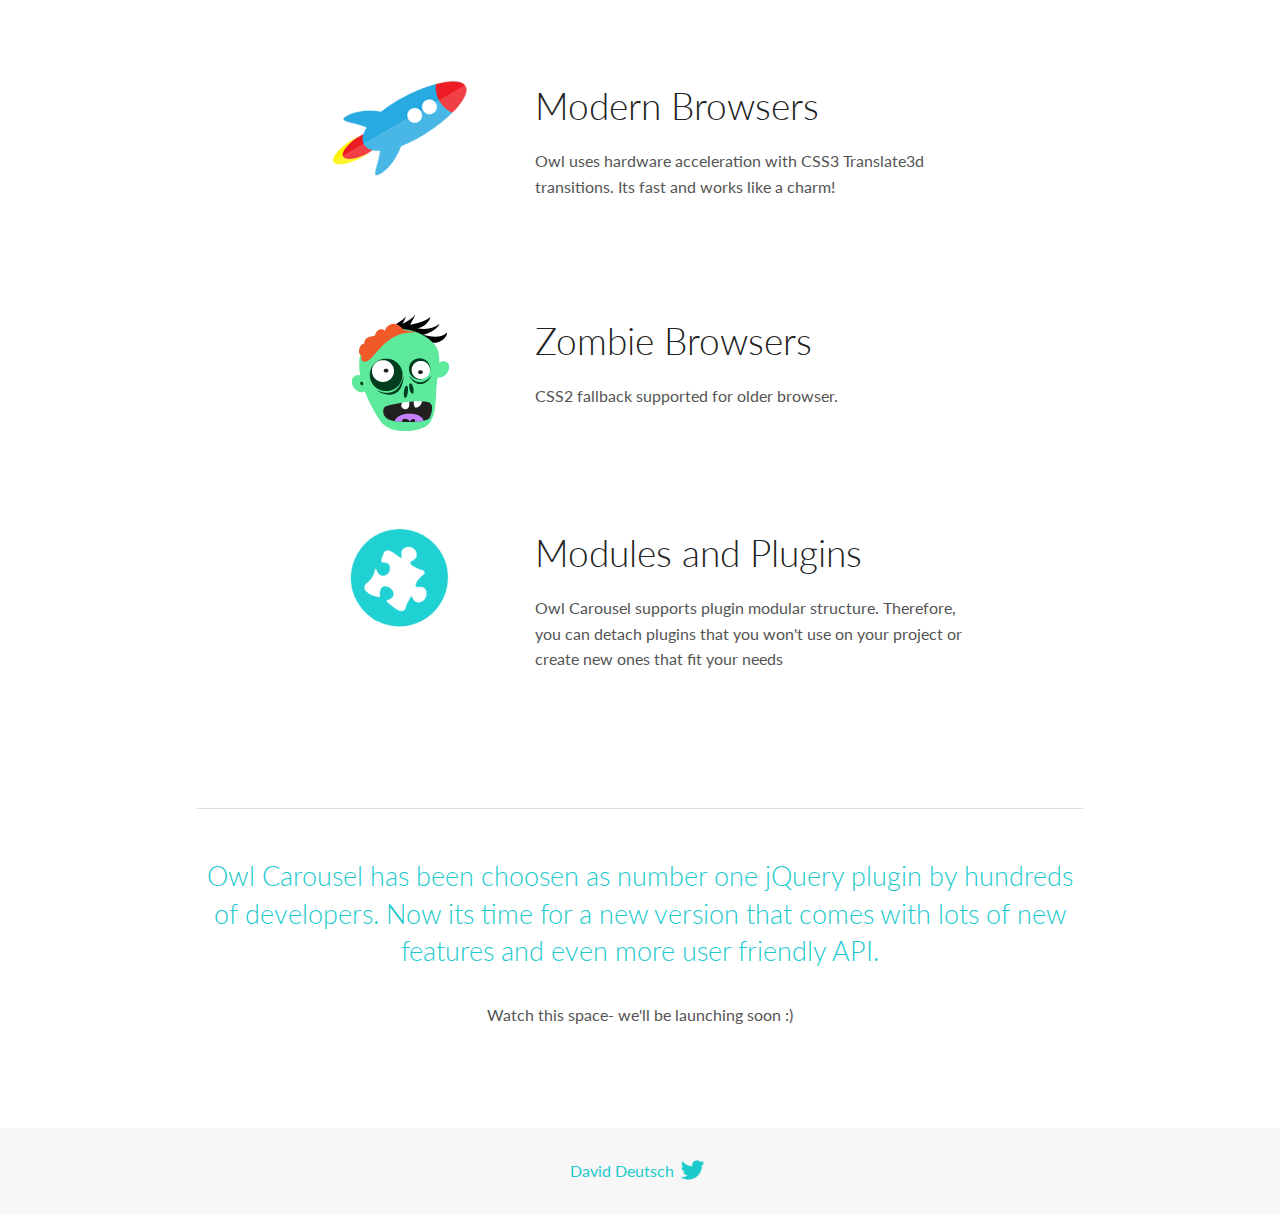
<file: assets/css/OwlCarousel2-2.3.4/docs/index.html>
<!DOCTYPE html>
<html lang="en">
  <head>

    <!-- head -->
    <meta charset="utf-8">
    <meta name="msapplication-tap-highlight" content="no" />
    <meta name="viewport" content="width=device-width, initial-scale=1.0" />
    <meta name="description" content="Touch enabled jQuery plugin that lets you create beautiful responsive carousel slider.">
    <meta name="author" content="David Deutsch">
    <title>
      Home | Owl Carousel | 2.3.4
    </title>

    <!-- Stylesheets -->
    <link href='https://fonts.googleapis.com/css?family=Lato:300,400,700,400italic,300italic' rel='stylesheet' type='text/css'>
    <link rel="stylesheet" href="assets/css/docs.theme.min.css">

    <!-- Owl Stylesheets -->
    <link rel="stylesheet" href="assets/owlcarousel/assets/owl.carousel.min.css">
    <link rel="stylesheet" href="assets/owlcarousel/assets/owl.theme.default.min.css">

    <!-- HTML5 shim and Respond.js IE8 support of HTML5 elements and media queries -->

    <!--[if lt IE 9]>
      <script src="https://oss.maxcdn.com/libs/html5shiv/3.7.0/html5shiv.js"></script>
      <script src="https://oss.maxcdn.com/libs/respond.js/1.3.0/respond.min.js"></script>
    <![endif]-->

    <!-- Favicons -->
    <link rel="apple-touch-icon-precomposed" sizes="144x144" href="assets/ico/apple-touch-icon-144-precomposed.png">
    <link rel="shortcut icon" href="assets/ico/favicon.png">
    <link rel="shortcut icon" href="favicon.ico">

    <!-- Yeah i know js should not be in header. Its required for demos.-->

    <!-- javascript -->
    <script src="assets/vendors/jquery.min.js"></script>
    <script src="assets/owlcarousel/owl.carousel.js"></script>
  </head>
  <body>

    <!-- header -->
    <header class="header">
      <div class="row">
        <div class="large-12 columns">
          <div class="brand left">
            <h3>
              <a href="/OwlCarousel2/">owl.carousel.js</a> 
            </h3>
          </div>
          <a id="toggle-nav" class="right">
            <span></span> <span></span> <span></span> 
          </a> 
          <div class="nav-bar">
            <ul class="clearfix">
              <li class="active">
                <a href="/OwlCarousel2/index.html">Home</a> 
              </li>
              <li> <a href="/OwlCarousel2/demos/demos.html">Demos</a>  </li>
              <li> <a href="/OwlCarousel2/docs/started-welcome.html">Docs</a>  </li>
              <li>
                <a href="https://github.com/OwlCarousel2/OwlCarousel2/archive/2.3.4.zip">Download</a> 
                <span class="download"></span> 
              </li>
            </ul>
          </div>
        </div>
      </div>
    </header>

    <!-- home panel -->
    <section id="hero">
      <div class="row">
        <div class="large-8 medium-8 columns">
          <h1>Owl Carousel 2</h1>
          <h4>Touch enabled jQuery plugin that lets you create a beautiful responsive carousel slider.</h4>
          <a href="https://github.com/OwlCarousel2/OwlCarousel2/archive/2.3.4.zip" class="hero-button">Download</a> 
          <a href="https://github.com/OwlCarousel2/OwlCarousel2" class="hero-button outline">Github</a> 
          <p>2.3.4</p>
        </div>
        <div class="large-4 medium-4 columns">
          <img class="owl-logo" src="assets/img/owl-logo.png" alt="mr. Owl">
        </div>
      </div>
    </section>

    <!-- body -->
    <div class="home-demo">
      <div class="row">
        <div class="large-12 columns">
          <h3>Demo</h3>
          <div class="owl-carousel">
            <div class="item">
              <h2>Swipe</h2>
            </div>
            <div class="item">
              <h2>Drag</h2>
            </div>
            <div class="item">
              <h2>Responsive</h2>
            </div>
            <div class="item">
              <h2>CSS3</h2>
            </div>
            <div class="item">
              <h2>Fast</h2>
            </div>
            <div class="item">
              <h2>Easy</h2>
            </div>
            <div class="item">
              <h2>Free</h2>
            </div>
            <div class="item">
              <h2>Upgradable</h2>
            </div>
            <div class="item">
              <h2>Tons of options</h2>
            </div>
            <div class="item">
              <h2>Infinity</h2>
            </div>
            <div class="item">
              <h2>Auto Width</h2>
            </div>
          </div>
        </div>
      </div>
    </div>
    <script>
      var owl = $('.owl-carousel');
      owl.owlCarousel({
        margin: 10,
        loop: true,
        responsive: {
          0: {
            items: 1
          },
          600: {
            items: 2
          },
          1000: {
            items: 3
          }
        }
      })
    </script>

    <!-- features -->
    <div id="features">
      <div class="row">
        <div class="small-12 medium-9 small-centered columns">
          <section class="row feature">
            <div class="medium-4 small-12 columns">
              <img src="assets/img/feature-options.png" alt="">
            </div>
            <div class="medium-8 small-12 columns">
              <h2>Fully Customisable</h2>
              <p>Over 60 options. Easy for novice users and even more powerful for advanced developers.</p>
            </div>
          </section>
          <section class="row feature">
            <div class="medium-4 small-12 columns">
              <img src="assets/img/feature-drag.png" alt="">
            </div>
            <div class="medium-8 small-12 columns">
              <h2>Touch and Drag Support</h2>
              <p>Designed specially to boost mobile browsing experience. Mouse drag works great on desktop too!</p>
            </div>
          </section>
          <section class="row feature">
            <div class="medium-4 small-12 columns">
              <img src="assets/img/feature-responsive.png" alt="">
            </div>
            <div class="medium-8 small-12 columns">
              <h2>Fully Responsive</h2>
              <p>Almost all options are responsive and include very intuitive breakpoints settings.</p>
            </div>
          </section>
          <section class="row feature">
            <div class="medium-4 small-12 columns">
              <img src="assets/img/feature-modern.png" alt="">
            </div>
            <div class="medium-8 small-12 columns">
              <h2>Modern Browsers</h2>
              <p>Owl uses hardware acceleration with CSS3 Translate3d transitions. Its fast and works like a charm! </p>
            </div>
          </section>
          <section class="row feature">
            <div class="medium-4 small-12 columns">
              <img src="assets/img/feature-zombie.png" alt="">
            </div>
            <div class="medium-8 small-12 columns">
              <h2>Zombie Browsers</h2>
              <p>CSS2 fallback supported for older browser.</p>
            </div>
          </section>
          <section class="row feature">
            <div class="medium-4 small-12 columns">
              <img src="assets/img/feature-module.png" alt="">
            </div>
            <div class="medium-8 small-12 columns">
              <h2>Modules and Plugins</h2>
              <p>Owl Carousel supports plugin modular structure. Therefore, you can detach plugins that you won&#x27;t use on your project or create new ones that fit your needs</p>
            </div>
          </section>
        </div>
      </div>
    </div>

    <!-- footer -->
    <section id="teaser-text">
      <div class="row">
        <div class="small-12 medium-11 small-centered columns">
          <hr>
          <h3 id="owl-carousel-has-been-choosen-as-number-one-jquery-plugin-by-hundreds-of-developers-now-its-time-for-a-new-version-that-comes-with-lots-of-new-features-and-even-more-user-friendly-api-">Owl Carousel has been choosen as number one jQuery plugin by hundreds of developers. Now its time for a new version that comes with lots of new features and even more user friendly API.</h3>
          <p>Watch this space- we&#39;ll be launching soon :)</p>
        </div>
      </div>
    </section>

    <!-- footer -->
    <footer class="footer">
      <div class="row">
        <div class="large-12 columns">
          <h5>
            <a href="/OwlCarousel2/docs/support-contact.html">David Deutsch</a> 
            <a id="custom-tweet-button" href="https://twitter.com/share?url=https://github.com/OwlCarousel2/OwlCarousel2&text=Owl Carousel - This is so awesome! " target="_blank"></a> 
          </h5>
        </div>
      </div>
    </footer>

    <!-- vendors -->
    <script src="assets/vendors/highlight.js"></script>
    <script src="assets/js/app.js"></script>
  </body>
</html>
</file>
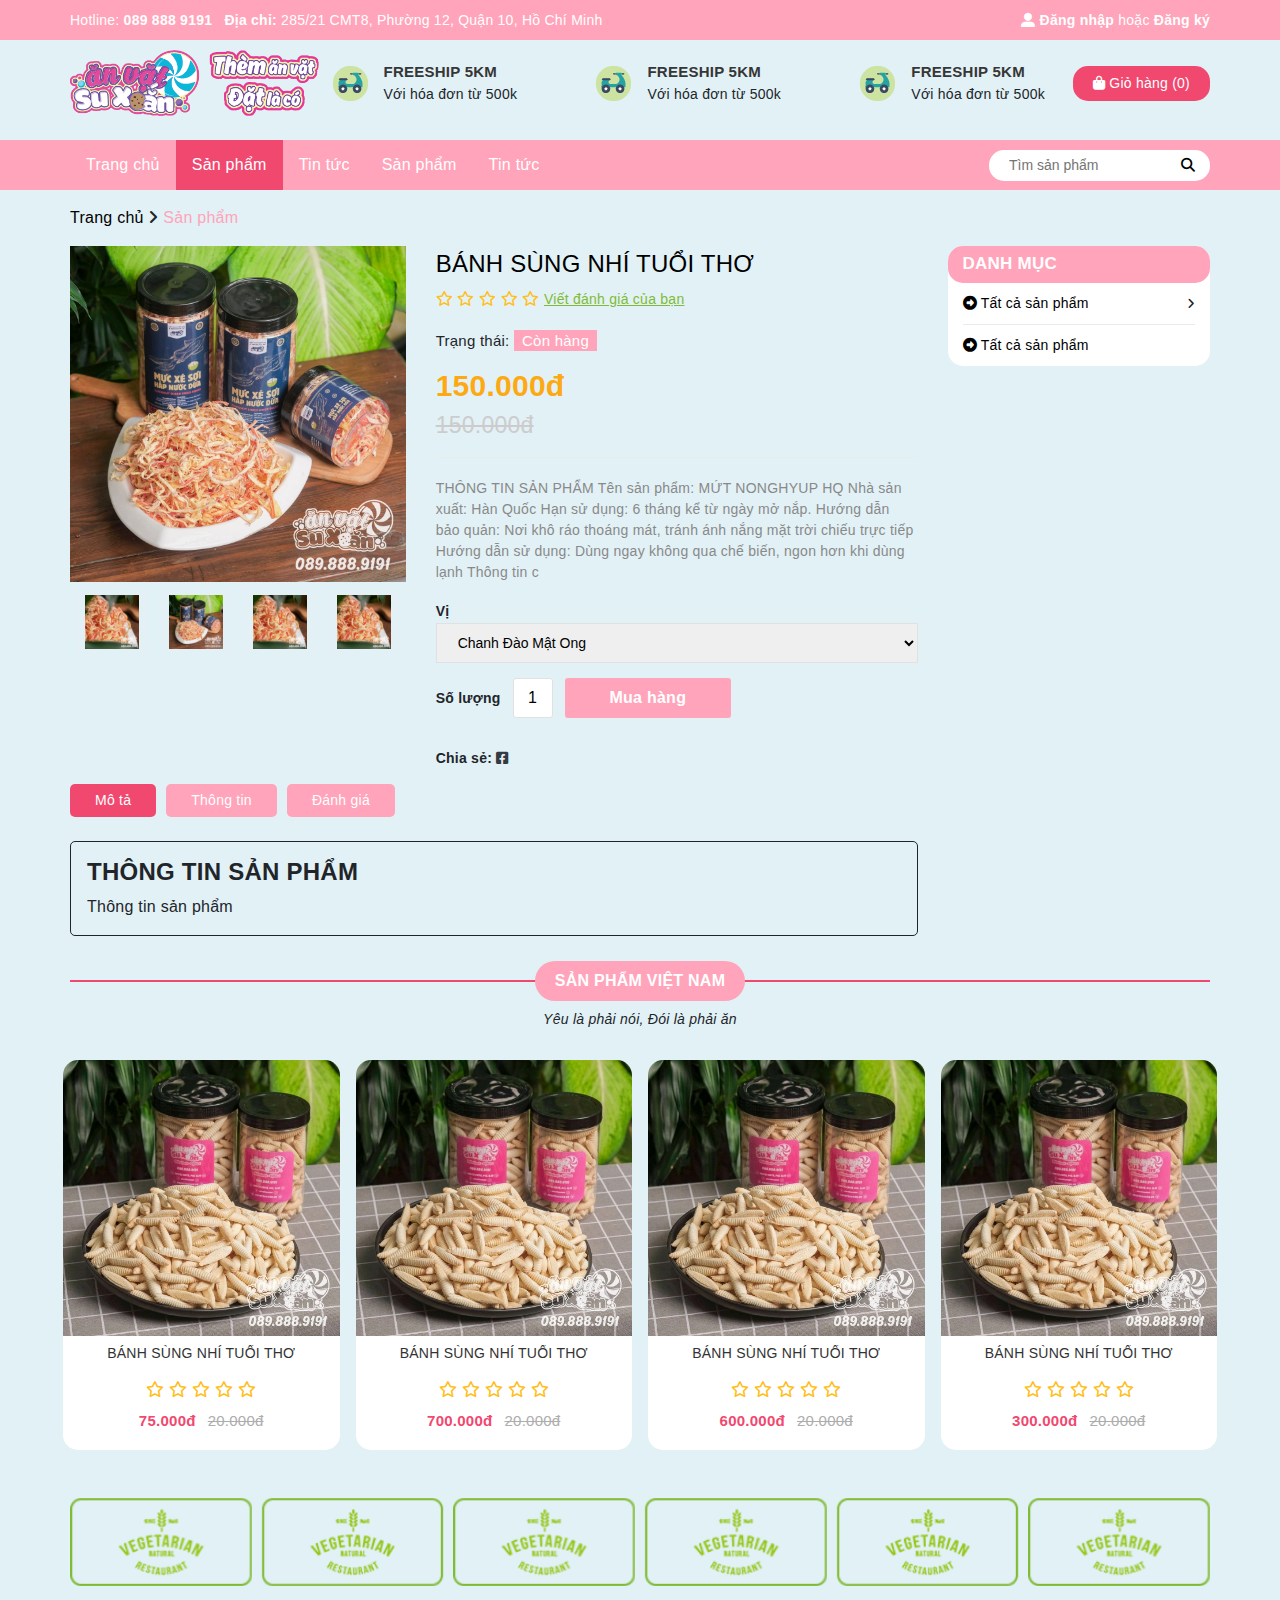
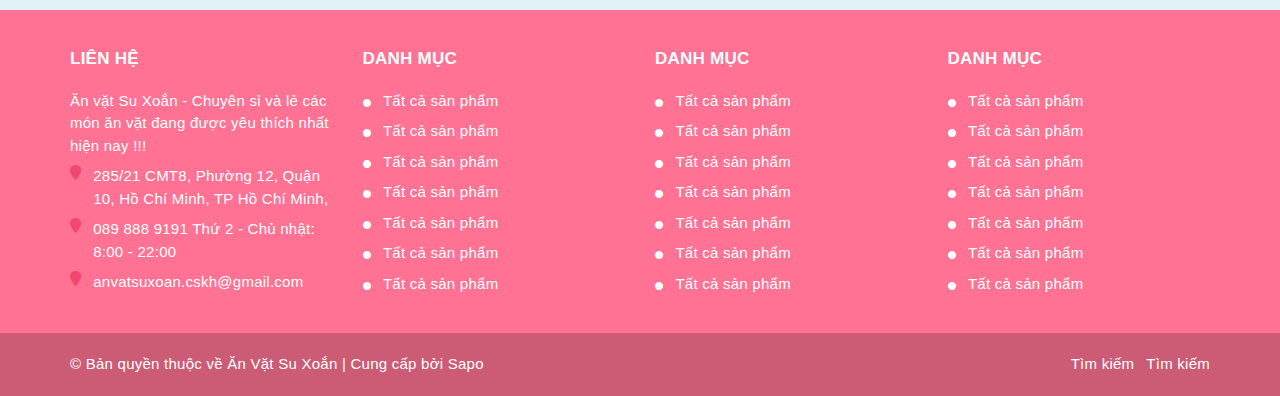
<file: chitietsanpham.html>
<!DOCTYPE html>
<html lang="en">
<head>
    <meta charset="UTF-8">
    <meta http-equiv="X-UA-Compatible" content="IE=edge">
    <meta name="viewport" content="width=device-width, initial-scale=1.0">
    <link rel="stylesheet" href="./assets/css/bootstrap-4.0.0-dist/css/bootstrap.min.css">
    <link rel="stylesheet" href="./assets/css/fontawesome-free-6.4.0-web/css/all.min.css">
    <link rel="stylesheet" href="./assets/css/style.css">
    <link rel="stylesheet" href="./assets/css/OwlCarousel2-2.3.4/dist/assets/owl.carousel.min.css">
    <link rel="stylesheet" href="./assets/css/OwlCarousel2-2.3.4/dist/assets/owl.theme.default.min.css">
    <link rel="stylesheet" href="./assets/css/responsive.css">
   
    <title>Document</title>

</head>
<body>
    <header class="header">
        <div class="topbar">
            <div class="container">
                <div class="row">
                    <div class="col-lg-9 col-12">
                        <div class="top-bar_left d-lg-block d-flex justify-content-center">
                            <span class="text-white">Hotline: <a class="font-weight-bold" href="tel: 0909090909">089 888 9191</a></span>
                            <span class="text-white ml-2 font-weight-normal d-none d-lg-inline-block"><strong>Địa chỉ:</strong> 285/21 CMT8, Phường 12, Quận 10, Hồ Chí Minh</span>
                        </div>
                    </div>
                    <div class="col-md-3 d-none d-lg-block">
                        <div class="top-bar_right text-right">
                            <a class="font-weight-bold" href="#"><i class="fa-solid fa-user-large mr-1"></i>Đăng nhập</a>
                            <span class="text-white mx-0">hoặc</span>
                            <a class="font-weight-bold" href="#">Đăng ký</a>
                        </div>
                    </div>
                </div>
            </div>
        </div>
        <div class="header-content">
            <div class="container">
                <div class="row">
                    <div class="col-2 d-lg-none col-sm-4">
                        <div class="menu-icon-mobile h-100 d-flex align-items-center justify-content-start">
                            <i class="fa-solid fa-bars"></i>
                        </div>
                    </div>
                    <div class="col-lg-3 col-8 col-sm-4">
                        <div class="header-logo">

                            <img src="./assets/img/logo.webp" alt="logo"
                            class="w-100">
                        </div>
                    </div>
                    <div class="col-2 d-lg-none  col-sm-4">
                        <div class="icon-cart-mobile h-100 d-flex align-items-center justify-content-end position-relative">
                            <i class="fa-solid fa-bag-shopping"></i>
                            <div class="number-cart position-absolute">1</div>
                        </div>
                    </div>

                    <div class="col-lg-7 col-12 d-none d-sm-block px-lg-0 px-5 my-lg-0 my-4">
                        <div class="list-policy row h-100 align-items-center d-flex justify-content-between">
                            

                            <div class="item-policy d-flex align-items-center">
                                <img src="./assets/img/policy1.webp" alt="policy1">
                                <div class="item-policy-content d-flex flex-column ml-3">
                                    <a href="#" class="item-policy-text font-weight-bold">
                                        FREESHIP 5KM
                                    </a>
                                    <span class="item-policy-text">Với hóa đơn từ 500k</span>
                                </div>
                            </div>
                            <div class="item-policy d-flex align-items-center">
                                <img src="./assets/img/policy1.webp" alt="policy1">
                                <div class="item-policy-content d-flex flex-column ml-3">
                                    <a href="#" class="item-policy-text font-weight-bold">
                                        FREESHIP 5KM
                                    </a>
                                    <span class="item-policy-text">Với hóa đơn từ 500k</span>
                                </div>
                            </div>
                            <div class="item-policy d-flex align-items-center">
                                <img src="./assets/img/policy1.webp" alt="policy1">
                                <div class="item-policy-content d-flex flex-column ml-3">
                                    <a href="#" class="item-policy-text font-weight-bold">
                                        FREESHIP 5KM
                                    </a>
                                    <span class="item-policy-text">Với hóa đơn từ 500k</span>
                                </div>
                            </div>
                        </div> 
                    </div>
                    <div class="col-md-2 d-none d-lg-flex align-items-center justify-content-end">
                        <div class="mini-cart d-inline-flex align-items-center justify-content-center position-relative">
                            <span><i class="fa-solid fa-bag-shopping"></i></span>
                            <span class="mx-1">Giỏ hàng</span>
                            <span>(0)</span>
                            <div class="no-cart position-absolute bg-white">
                                <span>Không có sản phẩm nào trong giỏ hàng</span>
                            </div>
                        </div>
                    </div>
                </div>
            </div>
        </div>
        <div class="menu-header d-lg-flex align-items-center justify-content-center d-none">
            <div class="container h-100">
                <div class="row h-100">
                    <div class="col-md-12 d-flex align-items-center">
                        <ul class="list-menu d-flex h-100">
                            <li class="item-menu h-100">
                                <a href="#" class=" link-menu h-100 d-flex align-items-center px-3">Trang chủ</a>
                            </li>
                            <li class="item-menu h-100">
                                <a href="#" class="active link-menu h-100 d-flex align-items-center px-3">Sản phẩm</a>
                            </li>
                            <li class="item-menu h-100">
                                <a href="#" class="link-menu h-100 d-flex align-items-center px-3">Tin tức</a>
                            </li>
                            <li class="item-menu h-100">
                                <a href="#" class="link-menu h-100 d-flex align-items-center px-3">Sản phẩm</a>
                            </li>
                            <li class="item-menu h-100">
                                <a href="#" class="link-menu h-100 d-flex align-items-center px-3">Tin tức</a>
                            </li>
                        </ul>
                        <div class="menu-search ml-auto">
                            <input placeholder="Tìm sản phẩm" type="text" class="input-menu-search">
                            <a href="#" class="icon-menu-search"><i class="fa-solid fa-magnifying-glass"></i></a>
                        </div>
                    </div>
                </div>
            </div>
        </div>
        <div class="menu-mobile d-block d-lg-none">
            <div class="menu-mobile-head position-relative">
                <ul class="mobile-list-inline">
                    <li>
						<a href="/account/login"><i class="fa fa-user"></i> Đăng nhập</a>
                    </li>
					<li><span>hoặc</span></li>
					<li><a href="/account/register">Đăng ký</a>						
					</li>
                    <li class="menu-mobile-search">
						<div class="header_search search_form">
                            <form class="input-group search-bar search_form" action="/">
                                <input type="search" name="query" value="" placeholder="Tìm sản phẩm" class="input-group-field st-default-search-input search-text" autocomplete="off">
                                <span class="input-group-btn">
                                    <button class="btn icon-fallback-text">
                                        <i class="fa fa-search"></i>
                                    </button>
                                </span>
                            </form>
                        </div>						

					</li>
				</ul>
                <div class="menuclose"><i class="fa fa-times"></i></div>
            </div>
            <nav class="nav-menu-mobile">
                <p class="title">Menu</p>
                <ul class="nav-mb-list">
                    <li class="nav-mb-item ">
                        <a href="#" class="nav-mobile-link position-relative">Tất cả sản phẩm
                            <span class="icon-sub-nav position-absolute">
                            <i class="fa-solid fa-angle-right">

                            </i></span>
                        </a>
                    </li>
                    <li class="nav-mb-item has-sub-nav">
                        <a href="#" class="nav-mobile-link position-relative">Tất cả sản phẩm
                            <span class="icon-sub-nav position-absolute">
                            <i class="fa-solid fa-angle-right">

                            </i></span>
                        </a>
                        
                        <ul class="nav-mb-sub-list">
                            <li class="nav-mb-sub-item">
                                <a href="#" class="nav-mobile-link">Bánh tráng</a>
                            </li>
                        </ul>
                    </li>
                    <li class="nav-mb-item ">
                        <a href="#" class="nav-mobile-link position-relative">Tất cả sản phẩm
                            <span class="icon-sub-nav position-absolute">
                            <i class="fa-solid fa-angle-right">

                            </i></span>
                        </a>
                    </li>
                    <li class="nav-mb-item has-sub-nav">
                        <a href="#" class="nav-mobile-link position-relative">Tất cả sản phẩm
                            <span class="icon-sub-nav position-absolute">
                            <i class="fa-solid fa-angle-right">

                            </i></span>
                        </a>
                        
                        <ul class="nav-mb-sub-list">
                            <li class="nav-mb-sub-item">
                                <a href="#" class="nav-mobile-link">Bánh tráng</a>
                            </li>
                        </ul>
                    </li>
                </ul>
            </nav>
        </div>
    </header>
    <div class="wrapper-breadcrumb">
        <div class="container">
            <div class="row">
                <div class="col-12">
                    <div class="breadcrumb-item py-3">
                        <a href="#">Trang chủ</a>
                        <span><i class="fa-solid fa-angle-right"></i></span>
                        <span>Sản phẩm</span>
                    </div>
                </div>
            </div>
        </div>
    </div>
    <div class="wrapper-list-product">
        <div class="container">
            <div class="row">
                <div class="col-lg-9">
                    <div class="detail-product">

                        <div class="row">
                            <div class="col-md-5">
                                <div class="detail-product-thumbnail">
                                    <div class="thumbnail-main">
                                        <img src="./assets/img/262350785-3103872226524092-2769146742188999091-n.webp" alt="" width="100%">
                                    </div>
                                    <div class="list-thumbnail owl-carousel">
                                        <div class="item-thumbnail">
                                            <img src="./assets/img/261013288-3103872196524095-8268213394365804321-n.webp" alt="" width="100%">
                                        </div>
                                        <div class="item-thumbnail">
                                            <img src="./assets/img/262350785-3103872226524092-2769146742188999091-n.webp" alt="" width="100%">
                                        </div>
                                        <div class="item-thumbnail">
                                            <img src="./assets/img/261013288-3103872196524095-8268213394365804321-n.webp" alt="" width="100%">
                                        </div>
                                        <div class="item-thumbnail">
                                            <img src="./assets/img/261013288-3103872196524095-8268213394365804321-n.webp" alt="" width="100%">
                                        </div>
                                        <div class="item-thumbnail">
                                            <img src="./assets/img/261013288-3103872196524095-8268213394365804321-n.webp" alt="" width="100%">
                                        </div>
                                    </div>
                                </div>
                            </div>
                            <div class="col-md-7">
                                <div class="detail-product-info">
                                    <h3 class="detail-product-name">
                                        <a href="#">Bánh sùng nhí tuổi thơ</a>
                                    </h3>
                                    
                                    <div class="detail-product-write-evaluate">
                                        <span class="write-evaluate-icon"> 
                                            <i class="fa-regular fa-star"></i>
                                            <i class="fa-regular fa-star"></i>
                                            <i class="fa-regular fa-star"></i>
                                            <i class="fa-regular fa-star"></i>
                                            <i class="fa-regular fa-star"></i>
                                            
                                        </span>
                                        <span class="write-evaluate-text">
                                            Viết đánh giá của bạn
                                        </span>
                                    </div>
                                    <div class="detail-product-status">
                                        <span>Trạng thái: </span>
                                        <span class="status">
                                            Còn hàng
                                        </span>
                                    </div>
                                    <div class="detail-product-price">
                                        <span class="detail-product-price-special">150.000đ</span>
                                        <span class="detail-product-price-old">150.000đ</span>
                                    </div>
                                    <div class="detail-product-des">
                                        <p>THÔNG TIN SẢN PHẨM Tên sản phẩm: MỨT NONGHYUP HQ Nhà sản xuất: Hàn Quốc Hạn sử dụng: 6 tháng kể từ ngày mở nắp. Hướng dẫn bảo quản: Nơi khô ráo thoáng mát, tránh ánh nắng mặt trời chiếu trực tiếp Hướng dẫn sử dụng: Dùng ngay không qua chế biến, ngon hơn khi dùng lạnh Thông tin c</p>
                                    </div>
                                    
                                    <div class="detail-product-selector">
                                        <span>Vị</span> 
                                        <select class="single-option-selector" data-option="option1" id="product-select-22223706-option-0">
                                            <option value="Chanh Đào Mật Ong">
                                                Chanh Đào Mật Ong</option>
                                            <option value="Nha Đam Mật Ong">
                                                Nha Đam Mật Ong
                                            </option>
                                            <option value="Táo Đỏ Mật Ong">
                                                Táo Đỏ Mật Ong
                                            </option>
                                            <option value="Trà Gừng Mật Ong">
                                                Trà Gừng Mật Ong
                                            </option>
                                        </select>
                                    </div>
                                    <div class="detail-product-buy">
                                        <span>Số lượng</span>
                                        <input type="number" value="1">
                                        <a href="#">Mua hàng</a>
                                    </div>
                                    <div class="detail-product-other">
                                        <span>Chia sẻ: </span>
                                        <span>
                                            <a href="#" class="text-dark"><i class="fa-brands fa-square-facebook"></i></a>
                                        </span>
                                    </div>
                                </div>
                            </div>
                        </div>
                        <div class="row">
                            <div class="col-12">
                                <div class="product-tabs">
                                    <div class="title-product-tabs d-flex">
                                        <div class="item-title-tab active">
                                            Mô tả
                                        </div>
                                        <div class="item-title-tab">
                                            Thông tin
                                        </div>
                                        <div class="item-title-tab">
                                            Đánh giá
                                        </div>
                                    </div>
                                    <div class="content-product-tabs my-4 p-3">
                                        <div class="item-content-tab active">
                                            <ul>
                                                <h3>Thông tin sản phẩm</h3>
                                                <li>Thông tin sản phẩm</li>
                                            </ul>
                                        </div>
                                        <div class="item-content-tab">
                                            <ul>
                                                <li><textarea type="text" placeholder="Nội dung tùy chỉnh viết ở đây"></textarea></li>
                                            </ul>
                                        </div>
                                        <div class="item-content-tab">
                                            <ul>
                                                <li class="d-flex align-items-center justify-content-center flex-column py-3 px-2 evaluate">
                                                    <p>

                                                        Hiện tại sản phẩm chưa có đánh giá nào, bạn hãy trở thành người đầu tiên đánh giá cho sản phẩm này
                                                    </p>
                                                    <button>Gửi đánh giá của bạn</button>
                                                </li>
                                            </ul>
                                        </div>

                                    </div>
                                </div>
                            </div>
                        </div>
                    </div>
                </div>
                <div class="col-lg-3">
                    <div class="sidebar">
                        <div class="wrapper-category">
                            <h3 class="category-title">
                                Danh mục
                            </h3>
                            <ul class="category-list">
                                <li class="category-item has-sub">
                                    <a href="#" class="category-link">
                                        
                                        <i class="fa-solid fa-circle-right"></i>
                                        Tất cả sản phẩm
                                        
                                    </a>
                                    <span class="category-item-icon">
                                        <i class="fa-solid fa-angle-right"></i>
                                    </span>
                                    <ul class="list-sub-category">
                                        <li class="item-sub-category">
                                            <a href="" class="link-sub-category">
                                                Bánh Tráng
                                            </a>
                                        </li>
                                        <li class="item-sub-category">
                                            <a href="" class="link-sub-category">
                                                Bánh Tráng
                                            </a>
                                        </li>
                                    </ul>
                                </li>
                                <li class="category-item">
                                    <a href="#" class="category-link">
                                        
                                        <i class="fa-solid fa-circle-right"></i>
                                        Tất cả sản phẩm
                                        
                                    </a>
                                </li>
                            </ul>
                        </div>
                    </div>
                </div>
                
            </div>
        </div>
    </div>
    <div class="related-product">
        <div class="container">
            <div class="row">
                <div class="col-md-12">
                    <div class="wrapper-title-section">

                        <h3 class="title-section">
                            <a href="#">Sản phẩm việt nam</a>
                        </h3>
                        <p class="des-section">Yêu là phải nói, Đói là phải ăn</p>
                    </div>
                </div>
                <div class="owl-carousel product">
                    <div class="product-item d-flex flex-column align-items-center ">
                        <div class="product-item-avt position-relative">
                            <a href="#">

                                <img src="./assets/img/262860337-3104308309813817-7591396669059210252-n.webp" alt="">
                            </a>
                            <div class="product-item-action">
                                <div class="product-item-action-icon">
                                    <a href="#">
                                        <i class="fa-solid fa-gear"></i>
                                    </a>
                                </div>
                                <div class="product-item-action-icon">
                                    <a href="#" class="open-popup">
                                        <i class="fa-solid fa-eye"></i>
                                    </a>
                                </div>
                            </div>
                        </div>
                        <div class="product-item-info d-flex flex-column align-items-center">

                            <h3 class="product-item-title m-0">
                                <a href="#">Bánh sùng nhí tuổi thơ</a>
                            </h3>
                            <div class="product-item-star">
                                <span><i class="fa-regular fa-star"></i></span>
                                <span><i class="fa-regular fa-star"></i></span>
                                <span><i class="fa-regular fa-star"></i></span>
                                <span><i class="fa-regular fa-star"></i></span>
                                <span><i class="fa-regular fa-star"></i></span>
                            </div>
                            <div class="product-item-price d-flex ">
                                <h4 class="m-0 price">75.000đ</h4>
                                <h4 class="m-0 price-down">20.000đ</h4>
                            </div>
                        </div>
                    </div>
                    <div class="product-item d-flex flex-column align-items-center ">
                        <div class="product-item-avt position-relative">
                            <a href="#">

                                <img src="./assets/img/262860337-3104308309813817-7591396669059210252-n.webp" alt="">
                            </a>
                            <div class="product-item-action">
                                <div class="product-item-action-icon">
                                    <a href="#">
                                        <i class="fa-solid fa-gear"></i>
                                    </a>
                                </div>
                                <div class="product-item-action-icon">
                                    <a href="#" class="open-popup">
                                        <i class="fa-solid fa-eye"></i>
                                    </a>
                                </div>
                            </div>
                        </div>
                        <div class="product-item-info d-flex flex-column align-items-center">

                            <h3 class="product-item-title m-0">
                                <a href="#">Bánh sùng nhí tuổi thơ</a>
                            </h3>
                            <div class="product-item-star">
                                <span><i class="fa-regular fa-star"></i></span>
                                <span><i class="fa-regular fa-star"></i></span>
                                <span><i class="fa-regular fa-star"></i></span>
                                <span><i class="fa-regular fa-star"></i></span>
                                <span><i class="fa-regular fa-star"></i></span>
                            </div>
                            <div class="product-item-price d-flex ">
                                <h4 class="m-0 price">700.000đ</h4>
                                <h4 class="m-0 price-down">20.000đ</h4>
                            </div>
                        </div>
                    </div>
                    <div class="product-item d-flex flex-column align-items-center ">
                        <div class="product-item-avt position-relative">
                            <a href="#">

                                <img src="./assets/img/262860337-3104308309813817-7591396669059210252-n.webp" alt="">
                            </a>
                            <div class="product-item-action">
                                <div class="product-item-action-icon">
                                    <a href="#">
                                        <i class="fa-solid fa-gear"></i>
                                    </a>
                                </div>
                                <div class="product-item-action-icon">
                                    <a href="#" class="open-popup">
                                        <i class="fa-solid fa-eye"></i>
                                    </a>
                                </div>
                            </div>
                        </div>
                        <div class="product-item-info d-flex flex-column align-items-center">

                            <h3 class="product-item-title m-0">
                                <a href="#">Bánh sùng nhí tuổi thơ</a>
                            </h3>
                            <div class="product-item-star">
                                <span><i class="fa-regular fa-star"></i></span>
                                <span><i class="fa-regular fa-star"></i></span>
                                <span><i class="fa-regular fa-star"></i></span>
                                <span><i class="fa-regular fa-star"></i></span>
                                <span><i class="fa-regular fa-star"></i></span>
                            </div>
                            <div class="product-item-price d-flex ">
                                <h4 class="m-0 price">600.000đ</h4>
                                <h4 class="m-0 price-down">20.000đ</h4>
                            </div>
                        </div>
                    </div>
                    <div class="product-item d-flex flex-column align-items-center ">
                        <div class="product-item-avt position-relative">
                            <a href="#">

                                <img src="./assets/img/262860337-3104308309813817-7591396669059210252-n.webp" alt="">
                            </a>
                            <div class="product-item-action">
                                <div class="product-item-action-icon">
                                    <a href="#">
                                        <i class="fa-solid fa-gear"></i>
                                    </a>
                                </div>
                                <div class="product-item-action-icon">
                                    <a href="#" class="open-popup">
                                        <i class="fa-solid fa-eye"></i>
                                    </a>
                                </div>
                            </div>
                        </div>
                        <div class="product-item-info d-flex flex-column align-items-center">

                            <h3 class="product-item-title m-0">
                                <a href="#">Bánh sùng nhí tuổi thơ</a>
                            </h3>
                            <div class="product-item-star">
                                <span><i class="fa-regular fa-star"></i></span>
                                <span><i class="fa-regular fa-star"></i></span>
                                <span><i class="fa-regular fa-star"></i></span>
                                <span><i class="fa-regular fa-star"></i></span>
                                <span><i class="fa-regular fa-star"></i></span>
                            </div>
                            <div class="product-item-price d-flex ">
                                <h4 class="m-0 price">300.000đ</h4>
                                <h4 class="m-0 price-down">20.000đ</h4>
                            </div>
                        </div>
                    </div>
                    <div class="product-item d-flex flex-column align-items-center ">
                        <div class="product-item-avt position-relative">
                            <a href="#">

                                <img src="./assets/img/262860337-3104308309813817-7591396669059210252-n.webp" alt="">
                            </a>
                            <div class="product-item-action">
                                <div class="product-item-action-icon">
                                    <a href="#">
                                        <i class="fa-solid fa-gear"></i>
                                    </a>
                                </div>
                                <div class="product-item-action-icon">
                                    <a href="#" class="open-popup">
                                        <i class="fa-solid fa-eye"></i>
                                    </a>
                                </div>
                            </div>
                        </div>
                        <div class="product-item-info d-flex flex-column align-items-center">

                            <h3 class="product-item-title m-0">
                                <a href="#">Bánh sùng nhí tuổi thơ</a>
                            </h3>
                            <div class="product-item-star">
                                <span><i class="fa-regular fa-star"></i></span>
                                <span><i class="fa-regular fa-star"></i></span>
                                <span><i class="fa-regular fa-star"></i></span>
                                <span><i class="fa-regular fa-star"></i></span>
                                <span><i class="fa-regular fa-star"></i></span>
                            </div>
                            <div class="product-item-price d-flex ">
                                <h4 class="m-0 price">250.000đ</h4>
                                <h4 class="m-0 price-down">20.000đ</h4>
                            </div>
                        </div>
                    </div>
                </div>
            </div>
        </div>
    </div>
    <div class="brand">
        <div class="container">
            <div class="row">
                <div class="col-md-12">
                    <div class="owl-carousel list-brand my-4">
                        <div class="item-brand">
                            <a href="#">

                                <img width="100%" src="./assets/img/brand1.webp" alt="">
                            </a>
                        </div>
                        <div class="item-brand">
                            <a href="#">

                                <img width="100%" src="./assets/img/brand1.webp" alt="">
                            </a>
                        </div>
                        <div class="item-brand">
                            <a href="#">

                                <img width="100%" src="./assets/img/brand1.webp" alt="">
                            </a>
                        </div>
                        <div class="item-brand">
                            <a href="#">

                                <img width="100%" src="./assets/img/brand1.webp" alt="">
                            </a>
                        </div>
                        <div class="item-brand">
                            <a href="#">

                                <img width="100%" src="./assets/img/brand1.webp" alt="">
                            </a>
                        </div>
                        <div class="item-brand">
                            <a href="#">

                                <img width="100%" src="./assets/img/brand1.webp" alt="">
                            </a>
                        </div>
                        
                    </div>
                </div>
            </div>
        </div>
    </div>
    <footer class="wrapper-footer">
        <div class="container">
            <div class="row">
                <div class="col-lg-3 col-sm-6">
                    <div class="item-footer-wrraper">
                        <div class="title-footer">
                            LIÊN HỆ
                        </div>
                        <ul class="list-footer">
                            <li class="item-footer">
                                <span>Ăn vặt Su Xoắn - Chuyên sỉ và lẻ các món ăn vặt đang được yêu thích nhất hiện nay !!!</span>
                            </li>
                            <li class="item-footer">
                                <i class="fa-solid fa-location-pin"></i>
                                <span>285/21 CMT8, Phường 12, Quận 10, Hồ Chí Minh, TP Hồ Chí Minh,</span>
                            </li>
                            <li class="item-footer">
                                <i class="fa-solid fa-location-pin"></i>
                                <span>
                                    <a href="#" class="link-footer">089 888 9191</a>
                                    Thứ 2 - Chủ nhật: 8:00 - 22:00
                                </span>
                            </li>
                            <li class="item-footer">
                                <i class="fa-solid fa-location-pin"></i>
                                <a href="#" class="link-footer">anvatsuxoan.cskh@gmail.com</a>
                            </li>
                        </ul>
                        <div class="icon-footer-plus d-block d-sm-none">
                            <span><i class="fa-solid fa-plus"></i></span>
                        </div>
                        <div class="icon-footer-minus d-block d-sm-none">
                            <span><i class="fa-solid fa-minus"></i></span>
                        </div>
                    </div>
                </div>
                <div class="col-lg-3 col-sm-6">
                    <div class="item-footer-wrraper">
                        <div class="title-footer">
                            danh mục
                        </div>
                        <ul class="list-footer">
                            <li class="item-footer align-items-center">
                                <a href="#" class="link-footer">
                                    <i style="font-size: 8px; color: white; margin-right: 8px;" class="fa-solid fa-circle"></i>
                                    Tất cả sản phẩm
                                </a>
                            </li>
                            <li class="item-footer align-items-center">
                                <a href="#" class="link-footer">
                                    <i style="font-size: 8px; color: white; margin-right: 8px;" class="fa-solid fa-circle"></i>
                                    Tất cả sản phẩm
                                </a>
                            </li>
                            <li class="item-footer align-items-center">
                                <a href="#" class="link-footer">
                                    <i style="font-size: 8px; color: white; margin-right: 8px;" class="fa-solid fa-circle"></i>
                                    Tất cả sản phẩm
                                </a>
                            </li>
                            <li class="item-footer align-items-center">
                                <a href="#" class="link-footer">
                                    <i style="font-size: 8px; color: white; margin-right: 8px;" class="fa-solid fa-circle"></i>
                                    Tất cả sản phẩm
                                </a>
                            </li>
                            <li class="item-footer align-items-center">
                                <a href="#" class="link-footer">
                                    <i style="font-size: 8px; color: white; margin-right: 8px;" class="fa-solid fa-circle"></i>
                                    Tất cả sản phẩm
                                </a>
                            </li>
                            <li class="item-footer align-items-center">
                                <a href="#" class="link-footer">
                                    <i style="font-size: 8px; color: white; margin-right: 8px;" class="fa-solid fa-circle"></i>
                                    Tất cả sản phẩm
                                </a>
                            </li>
                            <li class="item-footer align-items-center">
                                <a href="#" class="link-footer">
                                    <i style="font-size: 8px; color: white; margin-right: 8px;" class="fa-solid fa-circle"></i>
                                    Tất cả sản phẩm
                                </a>
                            </li>
                        </ul>
                        <div class="icon-footer-plus d-block d-sm-none">
                            <span><i class="fa-solid fa-plus"></i></span>
                        </div>
                        <div class="icon-footer-minus d-block d-sm-none">
                            <span><i class="fa-solid fa-minus"></i></span>
                        </div>
                    </div>
                </div>
                <div class="col-lg-3 col-sm-6">
                    <div class="item-footer-wrraper">
                        <div class="title-footer">
                            danh mục
                        </div>
                        <ul class="list-footer">
                            <li class="item-footer align-items-center">
                                <a href="#" class="link-footer">
                                    <i style="font-size: 8px; color: white; margin-right: 8px;" class="fa-solid fa-circle"></i>
                                    Tất cả sản phẩm
                                </a>
                            </li>
                            <li class="item-footer align-items-center">
                                <a href="#" class="link-footer">
                                    <i style="font-size: 8px; color: white; margin-right: 8px;" class="fa-solid fa-circle"></i>
                                    Tất cả sản phẩm
                                </a>
                            </li>
                            <li class="item-footer align-items-center">
                                <a href="#" class="link-footer">
                                    <i style="font-size: 8px; color: white; margin-right: 8px;" class="fa-solid fa-circle"></i>
                                    Tất cả sản phẩm
                                </a>
                            </li>
                            <li class="item-footer align-items-center">
                                <a href="#" class="link-footer">
                                    <i style="font-size: 8px; color: white; margin-right: 8px;" class="fa-solid fa-circle"></i>
                                    Tất cả sản phẩm
                                </a>
                            </li>
                            <li class="item-footer align-items-center">
                                <a href="#" class="link-footer">
                                    <i style="font-size: 8px; color: white; margin-right: 8px;" class="fa-solid fa-circle"></i>
                                    Tất cả sản phẩm
                                </a>
                            </li>
                            <li class="item-footer align-items-center">
                                <a href="#" class="link-footer">
                                    <i style="font-size: 8px; color: white; margin-right: 8px;" class="fa-solid fa-circle"></i>
                                    Tất cả sản phẩm
                                </a>
                            </li>
                            <li class="item-footer align-items-center">
                                <a href="#" class="link-footer">
                                    <i style="font-size: 8px; color: white; margin-right: 8px;" class="fa-solid fa-circle"></i>
                                    Tất cả sản phẩm
                                </a>
                            </li>
                        </ul>
                        <div class="icon-footer-plus d-block d-sm-none">
                            <span><i class="fa-solid fa-plus"></i></span>
                        </div>
                        <div class="icon-footer-minus d-block d-sm-none">
                            <span><i class="fa-solid fa-minus"></i></span>
                        </div>
                    </div>
                </div>
                <div class="col-lg-3 col-sm-6">
                    <div class="item-footer-wrraper">
                        <div class="title-footer">
                            danh mục
                        </div>
                        <ul class="list-footer">
                            <li class="item-footer align-items-center">
                                <a href="#" class="link-footer">
                                    <i style="font-size: 8px; color: white; margin-right: 8px;" class="fa-solid fa-circle"></i>
                                    Tất cả sản phẩm
                                </a>
                            </li>
                            <li class="item-footer align-items-center">
                                <a href="#" class="link-footer">
                                    <i style="font-size: 8px; color: white; margin-right: 8px;" class="fa-solid fa-circle"></i>
                                    Tất cả sản phẩm
                                </a>
                            </li>
                            <li class="item-footer align-items-center">
                                <a href="#" class="link-footer">
                                    <i style="font-size: 8px; color: white; margin-right: 8px;" class="fa-solid fa-circle"></i>
                                    Tất cả sản phẩm
                                </a>
                            </li>
                            <li class="item-footer align-items-center">
                                <a href="#" class="link-footer">
                                    <i style="font-size: 8px; color: white; margin-right: 8px;" class="fa-solid fa-circle"></i>
                                    Tất cả sản phẩm
                                </a>
                            </li>
                            <li class="item-footer align-items-center">
                                <a href="#" class="link-footer">
                                    <i style="font-size: 8px; color: white; margin-right: 8px;" class="fa-solid fa-circle"></i>
                                    Tất cả sản phẩm
                                </a>
                            </li>
                            <li class="item-footer align-items-center">
                                <a href="#" class="link-footer">
                                    <i style="font-size: 8px; color: white; margin-right: 8px;" class="fa-solid fa-circle"></i>
                                    Tất cả sản phẩm
                                </a>
                            </li>
                            <li class="item-footer align-items-center">
                                <a href="#" class="link-footer">
                                    <i style="font-size: 8px; color: white; margin-right: 8px;" class="fa-solid fa-circle"></i>
                                    Tất cả sản phẩm
                                </a>
                            </li>
                        </ul>
                        <div class="icon-footer-plus d-block d-sm-none">
                            <span><i class="fa-solid fa-plus"></i></span>
                        </div>
                        <div class="icon-footer-minus d-block d-sm-none">
                            <span><i class="fa-solid fa-minus"></i></span>
                        </div>
                    </div>
                </div>
            </div>
        </div>
    </footer>
    <div class="copyright">
        <div class="container">
            <div class="row">
                <div class="col-md-6">
                    <div class="copyright-item">
                        <span>© Bản quyền thuộc về Ăn Vặt Su Xoắn | Cung cấp bởi Sapo</span>
                    </div>
                </div>
                <div class="col-md-6 d-none d-lg-block">
                    <div class="copyright-menu">
                        <ul>
                            <li>
                                <a href="#">Tìm kiếm</a>
                            </li>
                            <li>
                                <a href="#">Tìm kiếm</a>
                            </li>
                        </ul>
                    </div>
                </div>
            </div>
        </div>
    </div>
    <div class="popup-quickview">
        <div class="wrapper-detail-product position-relative">

            <div class="detail-product">

                <div class="row">
                    <div class="col-sm-6">
                        <div class="detail-product-thumbnail">
                            <div class="thumbnail-main">
                                <img src="./assets/img/262350785-3103872226524092-2769146742188999091-n.webp" alt="" width="100%">
                            </div>
                            <div class="list-thumbnail owl-carousel">
                                <div class="item-thumbnail">
                                    <img src="./assets/img/261013288-3103872196524095-8268213394365804321-n.webp" alt="" width="100%">
                                </div>
                                <div class="item-thumbnail">
                                    <img src="./assets/img/261013288-3103872196524095-8268213394365804321-n.webp" alt="" width="100%">
                                </div>
                                <div class="item-thumbnail">
                                    <img src="./assets/img/261013288-3103872196524095-8268213394365804321-n.webp" alt="" width="100%">
                                </div>
                                <div class="item-thumbnail">
                                    <img src="./assets/img/261013288-3103872196524095-8268213394365804321-n.webp" alt="" width="100%">
                                </div>
                            </div>
                        </div>
                    </div>
                    <div class="col-sm-6">
                        <div class="detail-product-info">
                            <h3 class="detail-product-name">
                                <a href="#">Bánh sùng nhí tuổi thơ</a>
                            </h3>
                            <div class="detail-product-status">
                                <span>Trạng thái: </span>
                                <span class="status">
                                    <i class="fa-solid fa-check"></i>
                                    Còn hàng
                                </span>
                            </div>
                            <div class="detail-product-price">
                                <span class="detail-product-price-special">150.000đ</span>
                                <span class="detail-product-price-old">150.000đ</span>
                            </div>
                            <div class="detail-product-des">
                                <p>THÔNG TIN SẢN PHẨM Tên sản phẩm: MỨT NONGHYUP HQ Nhà sản xuất: Hàn Quốc Hạn sử dụng: 6 tháng kể từ ngày mở nắp. Hướng dẫn bảo quản: Nơi khô ráo thoáng mát, tránh ánh nắng mặt trời chiếu trực tiếp Hướng dẫn sử dụng: Dùng ngay không qua chế biến, ngon hơn khi dùng lạnh Thông tin c</p>
                            </div>
                            <div class="detail-product-other">
                                <span>Loại sản phẩm: </span>
                                <span>Nước uống</span>
                            </div>
                            <div class="detail-product-selector">
                                <span>Vị</span> 
                                <select class="single-option-selector" data-option="option1" id="product-select-22223706-option-0">
                                    <option value="Chanh Đào Mật Ong">
                                        Chanh Đào Mật Ong</option>
                                    <option value="Nha Đam Mật Ong">
                                        Nha Đam Mật Ong
                                    </option>
                                    <option value="Táo Đỏ Mật Ong">
                                        Táo Đỏ Mật Ong
                                    </option>
                                    <option value="Trà Gừng Mật Ong">
                                        Trà Gừng Mật Ong
                                    </option>
                                </select>
                            </div>
                            <div class="detail-product-buy">
                                <span>Số lượng</span>
                                <input type="number" value="1">
                                <a href="#">Mua hàng</a>
                            </div>
                        </div>
                    </div>
                </div>
            
            </div>
            <div class="close-popup">
                <span><i class="fa-solid fa-xmark"></i></span>
            </div>
        </div>
    </div>
    <div class="open-filter d-block d-lg-none">
        <span class="icon-open"><i class="fa-solid fa-align-right"></i></span>
        <span class="icon-close"><i class="fa-solid fa-xmark"></i></span>
    </div>
    <script src="./assets/js/jquery.min.js"></script>
    <script src="./assets/css/OwlCarousel2-2.3.4/dist/owl.carousel.min.js"></script>
    <script src="./assets/js/main.js"></script>
    <script>
        const thumbnailMain = document.querySelector('.thumbnail-main img');
        const thumbnailList = document.querySelectorAll('.list-thumbnail img');
        let currentImage = thumbnailList[0];
      
        thumbnailList.forEach(image => {
          image.addEventListener('click', () => {
            thumbnailMain.src = image.src;
            currentImage.classList.remove('active');
            image.classList.add('active');
            currentImage = image;
          });
        });
      </script>
</body>
</html>
</file>
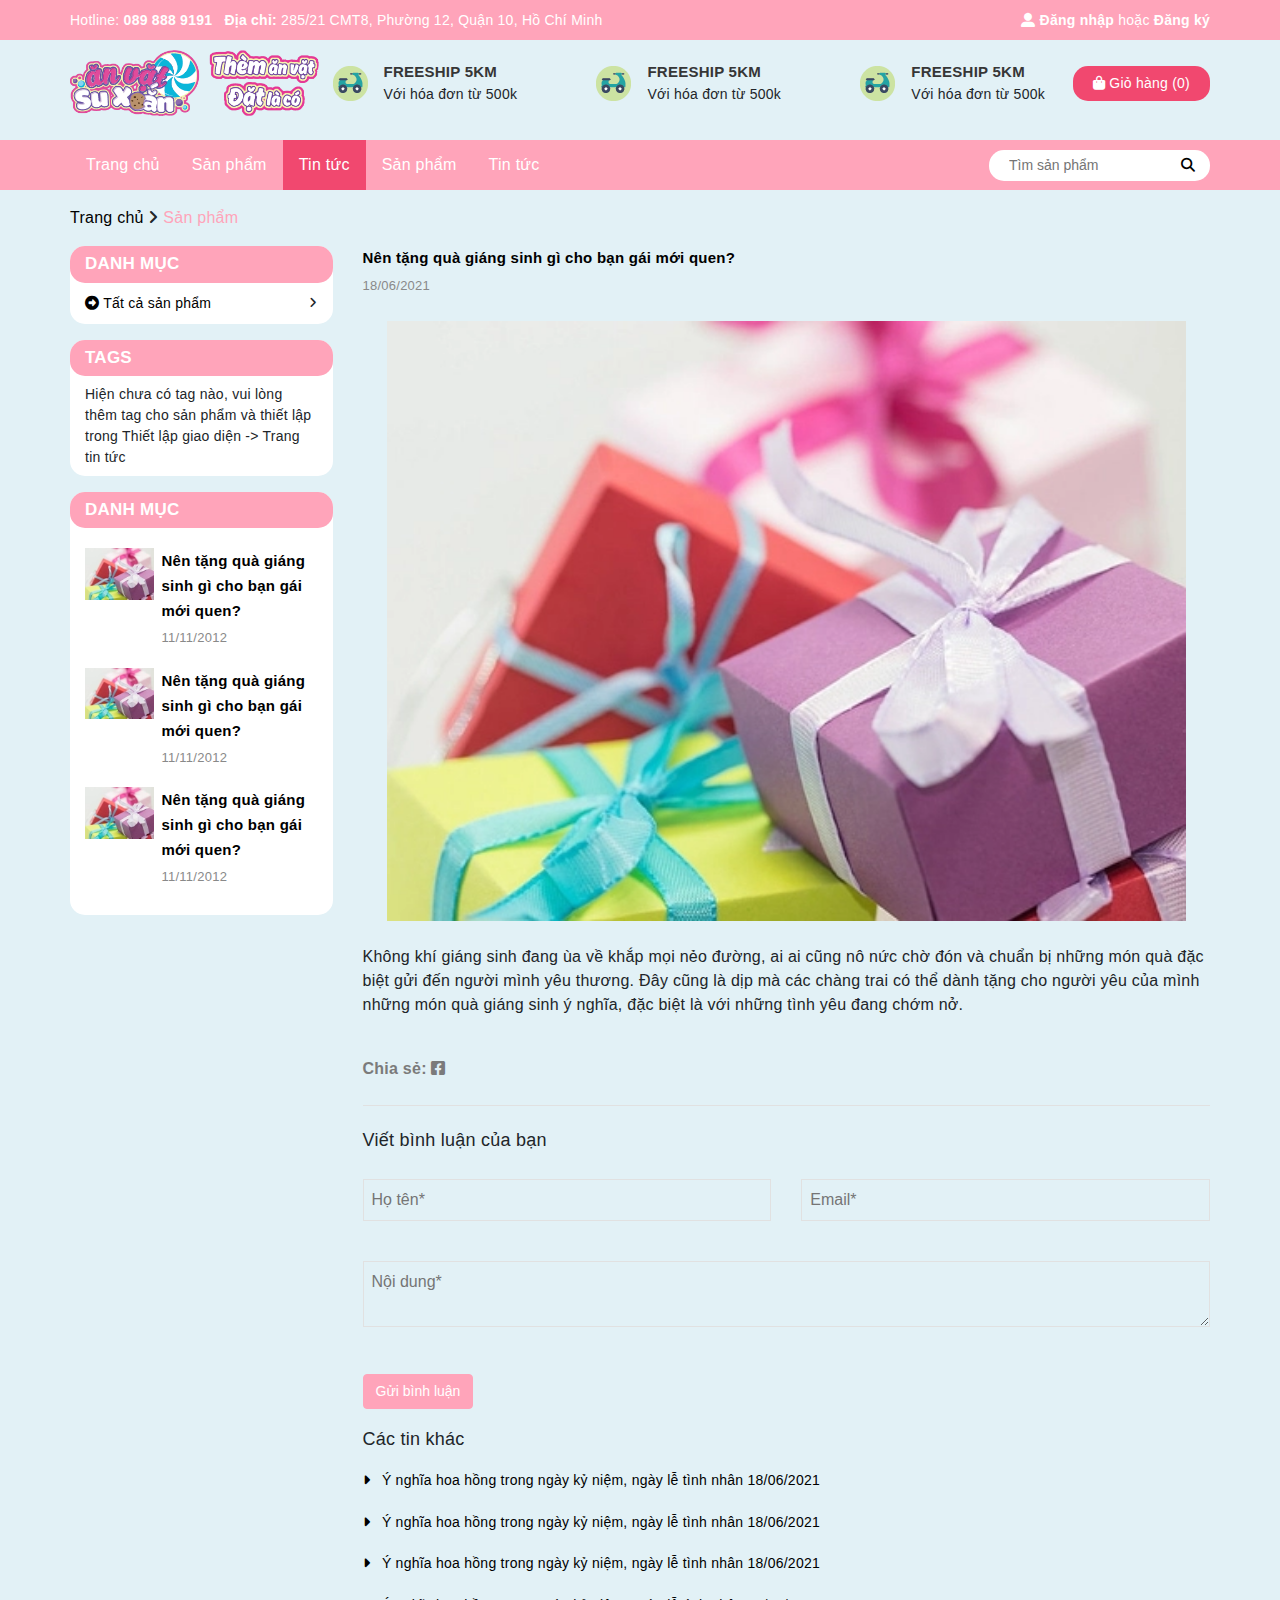
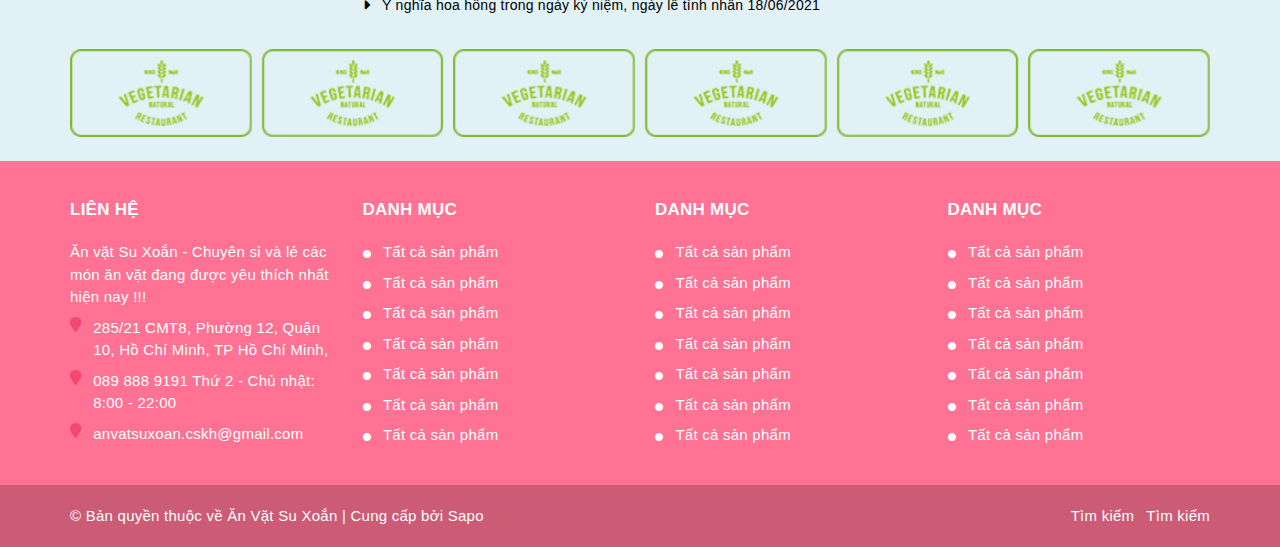
<file: chitiettintuc.html>
<!DOCTYPE html>
<html lang="en">
<head>
    <meta charset="UTF-8">
    <meta http-equiv="X-UA-Compatible" content="IE=edge">
    <meta name="viewport" content="width=device-width, initial-scale=1.0">
    <link rel="stylesheet" href="./assets/css/bootstrap-4.0.0-dist/css/bootstrap.min.css">
    <link rel="stylesheet" href="./assets/css/fontawesome-free-6.4.0-web/css/all.min.css">
    <link rel="stylesheet" href="./assets/css/style.css">
    <link rel="stylesheet" href="./assets/css/OwlCarousel2-2.3.4/dist/assets/owl.carousel.min.css">
    <link rel="stylesheet" href="./assets/css/OwlCarousel2-2.3.4/dist/assets/owl.theme.default.min.css">
    <link rel="stylesheet" href="./assets/css/responsive.css">
   
    <title>Document</title>

</head>
<body>
    <header class="header">
        <div class="topbar">
            <div class="container">
                <div class="row">
                    <div class="col-lg-9 col-12">
                        <div class="top-bar_left d-lg-block d-flex justify-content-center">
                            <span class="text-white">Hotline: <a class="font-weight-bold" href="tel: 0909090909">089 888 9191</a></span>
                            <span class="text-white ml-2 font-weight-normal d-none d-lg-inline-block"><strong>Địa chỉ:</strong> 285/21 CMT8, Phường 12, Quận 10, Hồ Chí Minh</span>
                        </div>
                    </div>
                    <div class="col-md-3 d-none d-lg-block">
                        <div class="top-bar_right text-right">
                            <a class="font-weight-bold" href="#"><i class="fa-solid fa-user-large mr-1"></i>Đăng nhập</a>
                            <span class="text-white mx-0">hoặc</span>
                            <a class="font-weight-bold" href="#">Đăng ký</a>
                        </div>
                    </div>
                </div>
            </div>
        </div>
        <div class="header-content">
            <div class="container">
                <div class="row">
                    <div class="col-2 d-lg-none col-sm-4">
                        <div class="menu-icon-mobile h-100 d-flex align-items-center justify-content-start">
                            <i class="fa-solid fa-bars"></i>
                        </div>
                    </div>
                    <div class="col-lg-3 col-8 col-sm-4">
                        <div class="header-logo">

                            <img src="./assets/img/logo.webp" alt="logo"
                            class="w-100">
                        </div>
                    </div>
                    <div class="col-2 d-lg-none  col-sm-4">
                        <div class="icon-cart-mobile h-100 d-flex align-items-center justify-content-end position-relative">
                            <i class="fa-solid fa-bag-shopping"></i>
                            <div class="number-cart position-absolute">1</div>
                        </div>
                    </div>

                    <div class="col-lg-7 col-12 d-none d-sm-block px-lg-0 px-5 my-lg-0 my-4">
                        <div class="list-policy row h-100 align-items-center d-flex justify-content-between">
                            

                            <div class="item-policy d-flex align-items-center">
                                <img src="./assets/img/policy1.webp" alt="policy1">
                                <div class="item-policy-content d-flex flex-column ml-3">
                                    <a href="#" class="item-policy-text font-weight-bold">
                                        FREESHIP 5KM
                                    </a>
                                    <span class="item-policy-text">Với hóa đơn từ 500k</span>
                                </div>
                            </div>
                            <div class="item-policy d-flex align-items-center">
                                <img src="./assets/img/policy1.webp" alt="policy1">
                                <div class="item-policy-content d-flex flex-column ml-3">
                                    <a href="#" class="item-policy-text font-weight-bold">
                                        FREESHIP 5KM
                                    </a>
                                    <span class="item-policy-text">Với hóa đơn từ 500k</span>
                                </div>
                            </div>
                            <div class="item-policy d-flex align-items-center">
                                <img src="./assets/img/policy1.webp" alt="policy1">
                                <div class="item-policy-content d-flex flex-column ml-3">
                                    <a href="#" class="item-policy-text font-weight-bold">
                                        FREESHIP 5KM
                                    </a>
                                    <span class="item-policy-text">Với hóa đơn từ 500k</span>
                                </div>
                            </div>
                        </div> 
                    </div>
                    <div class="col-md-2 d-none d-lg-flex align-items-center justify-content-end">
                        <div class="mini-cart d-inline-flex align-items-center justify-content-center position-relative">
                            <span><i class="fa-solid fa-bag-shopping"></i></span>
                            <span class="mx-1">Giỏ hàng</span>
                            <span>(0)</span>
                            <div class="no-cart position-absolute bg-white">
                                <span>Không có sản phẩm nào trong giỏ hàng</span>
                            </div>
                        </div>
                    </div>
                </div>
            </div>
        </div>
        <div class="menu-header d-lg-flex align-items-center justify-content-center d-none">
            <div class="container h-100">
                <div class="row h-100">
                    <div class="col-md-12 d-flex align-items-center">
                        <ul class="list-menu d-flex h-100">
                            <li class="item-menu h-100">
                                <a href="#" class=" link-menu h-100 d-flex align-items-center px-3">Trang chủ</a>
                            </li>
                            <li class="item-menu h-100">
                                <a href="#" class=" link-menu h-100 d-flex align-items-center px-3">Sản phẩm</a>
                            </li>
                            <li class="item-menu h-100">
                                <a href="#" class=" active link-menu h-100 d-flex align-items-center px-3">Tin tức</a>
                            </li>
                            <li class="item-menu h-100">
                                <a href="#" class="link-menu h-100 d-flex align-items-center px-3">Sản phẩm</a>
                            </li>
                            <li class="item-menu h-100">
                                <a href="#" class="link-menu h-100 d-flex align-items-center px-3">Tin tức</a>
                            </li>
                        </ul>
                        <div class="menu-search ml-auto">
                            <input placeholder="Tìm sản phẩm" type="text" class="input-menu-search">
                            <a href="#" class="icon-menu-search"><i class="fa-solid fa-magnifying-glass"></i></a>
                        </div>
                    </div>
                </div>
            </div>
        </div>
        <div class="menu-mobile d-block d-lg-none">
            <div class="menu-mobile-head position-relative">
                <ul class="mobile-list-inline">
                    <li>
						<a href="/account/login"><i class="fa fa-user"></i> Đăng nhập</a>
                    </li>
					<li><span>hoặc</span></li>
					<li><a href="/account/register">Đăng ký</a>						
					</li>
                    <li class="menu-mobile-search">
						<div class="header_search search_form">
                            <form class="input-group search-bar search_form" action="/">
                                <input type="search" name="query" value="" placeholder="Tìm sản phẩm" class="input-group-field st-default-search-input search-text" autocomplete="off">
                                <span class="input-group-btn">
                                    <button class="btn icon-fallback-text">
                                        <i class="fa fa-search"></i>
                                    </button>
                                </span>
                            </form>
                        </div>						

					</li>
				</ul>
                <div class="menuclose"><i class="fa fa-times"></i></div>
            </div>
            <nav class="nav-menu-mobile">
                <p class="title">Menu</p>
                <ul class="nav-mb-list">
                    <li class="nav-mb-item ">
                        <a href="#" class="nav-mobile-link position-relative">Tất cả sản phẩm
                            <span class="icon-sub-nav position-absolute">
                            <i class="fa-solid fa-angle-right">

                            </i></span>
                        </a>
                    </li>
                    <li class="nav-mb-item has-sub-nav">
                        <a href="#" class="nav-mobile-link position-relative">Tất cả sản phẩm
                            <span class="icon-sub-nav position-absolute">
                            <i class="fa-solid fa-angle-right">

                            </i></span>
                        </a>
                        
                        <ul class="nav-mb-sub-list">
                            <li class="nav-mb-sub-item">
                                <a href="#" class="nav-mobile-link">Bánh tráng</a>
                            </li>
                        </ul>
                    </li>
                    <li class="nav-mb-item ">
                        <a href="#" class="nav-mobile-link position-relative">Tất cả sản phẩm
                            <span class="icon-sub-nav position-absolute">
                            <i class="fa-solid fa-angle-right">

                            </i></span>
                        </a>
                    </li>
                    <li class="nav-mb-item has-sub-nav">
                        <a href="#" class="nav-mobile-link position-relative">Tất cả sản phẩm
                            <span class="icon-sub-nav position-absolute">
                            <i class="fa-solid fa-angle-right">

                            </i></span>
                        </a>
                        
                        <ul class="nav-mb-sub-list">
                            <li class="nav-mb-sub-item">
                                <a href="#" class="nav-mobile-link">Bánh tráng</a>
                            </li>
                        </ul>
                    </li>
                </ul>
            </nav>
        </div>
    </header>
    <div class="wrapper-breadcrumb">
        <div class="container">
            <div class="row">
                <div class="col-12">
                    <div class="breadcrumb-item py-3">
                        <a href="#">Trang chủ</a>
                        <span><i class="fa-solid fa-angle-right"></i></span>
                        <span>Sản phẩm</span>
                    </div>
                </div>
            </div>
        </div>
    </div>
    <div class="wrapper-list-product">
        <div class="container">
            <div class="row">
                <div class="col-lg-3">
                    <div class="sidebar">
                        <div class="wrapper-category">
                            <h3 class="category-title">
                                Danh mục
                            </h3>
                            <ul class="category-list">
                                <li class="category-item has-sub">
                                    <a href="#" class="category-link">
                                        
                                        <i class="fa-solid fa-circle-right"></i>
                                        Tất cả sản phẩm
                                        
                                    </a>
                                    <span class="category-item-icon">
                                        <i class="fa-solid fa-angle-right"></i>
                                    </span>
                                    <ul class="list-sub-category">
                                        <li class="item-sub-category">
                                            <a href="" class="link-sub-category">
                                                Bánh Tráng
                                            </a>
                                        </li>
                                        <li class="item-sub-category">
                                            <a href="" class="link-sub-category">
                                                Bánh Tráng
                                            </a>
                                        </li>
                                    </ul>
                                </li>
                            </ul>
                        </div>
                        <div class="wrapper-category mt-3">
                            <h3 class="category-title">
                                TAGS
                            </h3>
                            <ul class="category-list">
                                <li class="category-item">
                                    <p class="no-tag-news">Hiện chưa có tag nào, vui lòng thêm tag cho sản phẩm và thiết lập trong Thiết lập giao diện -> Trang tin tức</p>
                                    <!-- <span class="tag-news">
                                        Thủ thuật
                                    </span> -->
                                </li>
                            </ul>
                        </div>
                        <div class="wrapper-category mt-3">
                            <h3 class="category-title">
                                Danh mục
                            </h3>
                            <ul class="category-list pb-2">
                                <li class="category-item">
                                    <div class="item-blog">
                                        <div class="item-blog-avt">
                                            <a href="#">

                                                <img src="./assets/img/gifts-1477296936959.webp" alt="">
                                            </a>
                                        </div>
                                        <div class="item-blog-content">
                                            <h3 class="item-blog-title">
                                                <a href="#">
                                                    Nên tặng quà giáng sinh gì cho bạn gái mới quen?
                                                </a>
                                            </h3>
                                            <span class="item-blog-date">11/11/2012</span>
                                        </div>
                                    </div>
                                </li>
                                <li class="category-item">
                                    <div class="item-blog">
                                        <div class="item-blog-avt">
                                            <a href="#">

                                                <img src="./assets/img/gifts-1477296936959.webp" alt="">
                                            </a>
                                        </div>
                                        <div class="item-blog-content">
                                            <h3 class="item-blog-title">
                                                <a href="#">
                                                    Nên tặng quà giáng sinh gì cho bạn gái mới quen?
                                                </a>
                                            </h3>
                                            <span class="item-blog-date">11/11/2012</span>
                                        </div>
                                    </div>
                                </li>
                                <li class="category-item">
                                    <div class="item-blog">
                                        <div class="item-blog-avt">
                                            <a href="#">

                                                <img src="./assets/img/gifts-1477296936959.webp" alt="">
                                            </a>
                                        </div>
                                        <div class="item-blog-content">
                                            <h3 class="item-blog-title">
                                                <a href="#">
                                                    Nên tặng quà giáng sinh gì cho bạn gái mới quen?
                                                </a>
                                            </h3>
                                            <span class="item-blog-date">11/11/2012</span>
                                        </div>
                                    </div>
                                </li>
                            </ul>
                        </div>
                    </div>
                </div>
                <div class="col-lg-9">
                    <div class="post-detail">
                        <h3 class="blog-title">
                            <a href="#">Nên tặng quà giáng sinh gì cho bạn gái mới quen?</a>
                        </h3>
                        <span class="item-blog-date">
                            18/06/2021
                        </span>
                        <div class="post-avt p-4">
                            <a href="#">
                                <img src="./assets/img/gifts-147729693695.webp" alt="" width="100%">
                            </a>
                        </div>
                        <div class="post-content">
                            <p>Không khí giáng sinh đang ùa về khắp mọi nẻo đường, ai ai cũng nô nức chờ đón và chuẩn bị những món quà đặc biệt gửi đến người mình yêu thương. Đây cũng là dịp mà các chàng trai có thể dành tặng cho người yêu của mình những món quà giáng sinh ý nghĩa, đặc biệt là với những tình yêu đang chớm nở.</p>
                        </div>
                        <div class="share-media py-4">
                            <span class="font-weight-bold">Chia sẻ:</span>
                            <a href="#"><i class="fa-brands fa-square-facebook"></i></a>
                        </div>
                        <div class="comment-post">
                            <h5 class="title-comment mt-4">
                                Viết bình luận của bạn
                            </h5>
                            <div class="row">
                                <div class="col-sm-6">
                                    <div class="form-comment-item">
                                        <input class="w-100 p-2" type="text" placeholder="Họ tên*">
                                    </div>
                                </div>
                                <div class="col-sm-6">
                                    <div class="form-comment-item">
                                        <input class="w-100 p-2"  type="text" placeholder="Email*">
                                    </div>
                                </div>
                                <div class="col-sm-12">
                                    <div class="form-comment-item">
                                        <textarea class="w-100 p-2" type="text" placeholder="Nội dung*"></textarea>
                                    </div>
                                </div>
                                <div class="col-sm-12">
                                    <div class="form-comment-item">
                                        <button class="btn btn-primary">Gửi bình luận</button>
                                    </div>
                                </div>
                            </div>
                        </div>
                        <div class="post-other">
                            <h5 class="post-other-title">
                                Các tin khác
                            </h5>
                            <ul class="list-post-other">
                                <li class="item-post-other">
                                    <h3>
                                        <a href="#">
                                            <i class="fa-solid fa-caret-right mr-2"></i>
                                            Ý nghĩa hoa hồng trong ngày kỷ niệm, ngày lễ tình nhân 18/06/2021
                                        </a>
                                    </h3>
                                </li>
                                <li class="item-post-other">
                                    <h3>
                                        <a href="#">
                                            <i class="fa-solid fa-caret-right mr-2"></i>
                                            Ý nghĩa hoa hồng trong ngày kỷ niệm, ngày lễ tình nhân 18/06/2021
                                        </a>
                                    </h3>
                                </li>
                                <li class="item-post-other">
                                    <h3>
                                        <a href="#">
                                            <i class="fa-solid fa-caret-right mr-2"></i>
                                            Ý nghĩa hoa hồng trong ngày kỷ niệm, ngày lễ tình nhân 18/06/2021
                                        </a>
                                    </h3>
                                </li>
                                <li class="item-post-other">
                                    <h3>
                                        <a href="#">
                                            <i class="fa-solid fa-caret-right mr-2"></i>
                                            Ý nghĩa hoa hồng trong ngày kỷ niệm, ngày lễ tình nhân 18/06/2021
                                        </a>
                                    </h3>
                                </li>

                            </ul>
                        </div>
                    </div>
                </div>
            </div>
        </div>
    </div>
    <div class="brand">
        <div class="container">
            <div class="row">
                <div class="col-md-12">
                    <div class="owl-carousel list-brand my-4">
                        <div class="item-brand">
                            <a href="#">

                                <img width="100%" src="./assets/img/brand1.webp" alt="">
                            </a>
                        </div>
                        <div class="item-brand">
                            <a href="#">

                                <img width="100%" src="./assets/img/brand1.webp" alt="">
                            </a>
                        </div>
                        <div class="item-brand">
                            <a href="#">

                                <img width="100%" src="./assets/img/brand1.webp" alt="">
                            </a>
                        </div>
                        <div class="item-brand">
                            <a href="#">

                                <img width="100%" src="./assets/img/brand1.webp" alt="">
                            </a>
                        </div>
                        <div class="item-brand">
                            <a href="#">

                                <img width="100%" src="./assets/img/brand1.webp" alt="">
                            </a>
                        </div>
                        <div class="item-brand">
                            <a href="#">

                                <img width="100%" src="./assets/img/brand1.webp" alt="">
                            </a>
                        </div>
                        
                    </div>
                </div>
            </div>
        </div>
    </div>
    <footer class="wrapper-footer">
        <div class="container">
            <div class="row">
                <div class="col-lg-3 col-sm-6">
                    <div class="item-footer-wrraper">
                        <div class="title-footer">
                            LIÊN HỆ
                        </div>
                        <ul class="list-footer">
                            <li class="item-footer">
                                <span>Ăn vặt Su Xoắn - Chuyên sỉ và lẻ các món ăn vặt đang được yêu thích nhất hiện nay !!!</span>
                            </li>
                            <li class="item-footer">
                                <i class="fa-solid fa-location-pin"></i>
                                <span>285/21 CMT8, Phường 12, Quận 10, Hồ Chí Minh, TP Hồ Chí Minh,</span>
                            </li>
                            <li class="item-footer">
                                <i class="fa-solid fa-location-pin"></i>
                                <span>
                                    <a href="#" class="link-footer">089 888 9191</a>
                                    Thứ 2 - Chủ nhật: 8:00 - 22:00
                                </span>
                            </li>
                            <li class="item-footer">
                                <i class="fa-solid fa-location-pin"></i>
                                <a href="#" class="link-footer">anvatsuxoan.cskh@gmail.com</a>
                            </li>
                        </ul>
                        <div class="icon-footer-plus d-block d-sm-none">
                            <span><i class="fa-solid fa-plus"></i></span>
                        </div>
                        <div class="icon-footer-minus d-block d-sm-none">
                            <span><i class="fa-solid fa-minus"></i></span>
                        </div>
                    </div>
                </div>
                <div class="col-lg-3 col-sm-6">
                    <div class="item-footer-wrraper">
                        <div class="title-footer">
                            danh mục
                        </div>
                        <ul class="list-footer">
                            <li class="item-footer align-items-center">
                                <a href="#" class="link-footer">
                                    <i style="font-size: 8px; color: white; margin-right: 8px;" class="fa-solid fa-circle"></i>
                                    Tất cả sản phẩm
                                </a>
                            </li>
                            <li class="item-footer align-items-center">
                                <a href="#" class="link-footer">
                                    <i style="font-size: 8px; color: white; margin-right: 8px;" class="fa-solid fa-circle"></i>
                                    Tất cả sản phẩm
                                </a>
                            </li>
                            <li class="item-footer align-items-center">
                                <a href="#" class="link-footer">
                                    <i style="font-size: 8px; color: white; margin-right: 8px;" class="fa-solid fa-circle"></i>
                                    Tất cả sản phẩm
                                </a>
                            </li>
                            <li class="item-footer align-items-center">
                                <a href="#" class="link-footer">
                                    <i style="font-size: 8px; color: white; margin-right: 8px;" class="fa-solid fa-circle"></i>
                                    Tất cả sản phẩm
                                </a>
                            </li>
                            <li class="item-footer align-items-center">
                                <a href="#" class="link-footer">
                                    <i style="font-size: 8px; color: white; margin-right: 8px;" class="fa-solid fa-circle"></i>
                                    Tất cả sản phẩm
                                </a>
                            </li>
                            <li class="item-footer align-items-center">
                                <a href="#" class="link-footer">
                                    <i style="font-size: 8px; color: white; margin-right: 8px;" class="fa-solid fa-circle"></i>
                                    Tất cả sản phẩm
                                </a>
                            </li>
                            <li class="item-footer align-items-center">
                                <a href="#" class="link-footer">
                                    <i style="font-size: 8px; color: white; margin-right: 8px;" class="fa-solid fa-circle"></i>
                                    Tất cả sản phẩm
                                </a>
                            </li>
                        </ul>
                        <div class="icon-footer-plus d-block d-sm-none">
                            <span><i class="fa-solid fa-plus"></i></span>
                        </div>
                        <div class="icon-footer-minus d-block d-sm-none">
                            <span><i class="fa-solid fa-minus"></i></span>
                        </div>
                    </div>
                </div>
                <div class="col-lg-3 col-sm-6">
                    <div class="item-footer-wrraper">
                        <div class="title-footer">
                            danh mục
                        </div>
                        <ul class="list-footer">
                            <li class="item-footer align-items-center">
                                <a href="#" class="link-footer">
                                    <i style="font-size: 8px; color: white; margin-right: 8px;" class="fa-solid fa-circle"></i>
                                    Tất cả sản phẩm
                                </a>
                            </li>
                            <li class="item-footer align-items-center">
                                <a href="#" class="link-footer">
                                    <i style="font-size: 8px; color: white; margin-right: 8px;" class="fa-solid fa-circle"></i>
                                    Tất cả sản phẩm
                                </a>
                            </li>
                            <li class="item-footer align-items-center">
                                <a href="#" class="link-footer">
                                    <i style="font-size: 8px; color: white; margin-right: 8px;" class="fa-solid fa-circle"></i>
                                    Tất cả sản phẩm
                                </a>
                            </li>
                            <li class="item-footer align-items-center">
                                <a href="#" class="link-footer">
                                    <i style="font-size: 8px; color: white; margin-right: 8px;" class="fa-solid fa-circle"></i>
                                    Tất cả sản phẩm
                                </a>
                            </li>
                            <li class="item-footer align-items-center">
                                <a href="#" class="link-footer">
                                    <i style="font-size: 8px; color: white; margin-right: 8px;" class="fa-solid fa-circle"></i>
                                    Tất cả sản phẩm
                                </a>
                            </li>
                            <li class="item-footer align-items-center">
                                <a href="#" class="link-footer">
                                    <i style="font-size: 8px; color: white; margin-right: 8px;" class="fa-solid fa-circle"></i>
                                    Tất cả sản phẩm
                                </a>
                            </li>
                            <li class="item-footer align-items-center">
                                <a href="#" class="link-footer">
                                    <i style="font-size: 8px; color: white; margin-right: 8px;" class="fa-solid fa-circle"></i>
                                    Tất cả sản phẩm
                                </a>
                            </li>
                        </ul>
                        <div class="icon-footer-plus d-block d-sm-none">
                            <span><i class="fa-solid fa-plus"></i></span>
                        </div>
                        <div class="icon-footer-minus d-block d-sm-none">
                            <span><i class="fa-solid fa-minus"></i></span>
                        </div>
                    </div>
                </div>
                <div class="col-lg-3 col-sm-6">
                    <div class="item-footer-wrraper">
                        <div class="title-footer">
                            danh mục
                        </div>
                        <ul class="list-footer">
                            <li class="item-footer align-items-center">
                                <a href="#" class="link-footer">
                                    <i style="font-size: 8px; color: white; margin-right: 8px;" class="fa-solid fa-circle"></i>
                                    Tất cả sản phẩm
                                </a>
                            </li>
                            <li class="item-footer align-items-center">
                                <a href="#" class="link-footer">
                                    <i style="font-size: 8px; color: white; margin-right: 8px;" class="fa-solid fa-circle"></i>
                                    Tất cả sản phẩm
                                </a>
                            </li>
                            <li class="item-footer align-items-center">
                                <a href="#" class="link-footer">
                                    <i style="font-size: 8px; color: white; margin-right: 8px;" class="fa-solid fa-circle"></i>
                                    Tất cả sản phẩm
                                </a>
                            </li>
                            <li class="item-footer align-items-center">
                                <a href="#" class="link-footer">
                                    <i style="font-size: 8px; color: white; margin-right: 8px;" class="fa-solid fa-circle"></i>
                                    Tất cả sản phẩm
                                </a>
                            </li>
                            <li class="item-footer align-items-center">
                                <a href="#" class="link-footer">
                                    <i style="font-size: 8px; color: white; margin-right: 8px;" class="fa-solid fa-circle"></i>
                                    Tất cả sản phẩm
                                </a>
                            </li>
                            <li class="item-footer align-items-center">
                                <a href="#" class="link-footer">
                                    <i style="font-size: 8px; color: white; margin-right: 8px;" class="fa-solid fa-circle"></i>
                                    Tất cả sản phẩm
                                </a>
                            </li>
                            <li class="item-footer align-items-center">
                                <a href="#" class="link-footer">
                                    <i style="font-size: 8px; color: white; margin-right: 8px;" class="fa-solid fa-circle"></i>
                                    Tất cả sản phẩm
                                </a>
                            </li>
                        </ul>
                        <div class="icon-footer-plus d-block d-sm-none">
                            <span><i class="fa-solid fa-plus"></i></span>
                        </div>
                        <div class="icon-footer-minus d-block d-sm-none">
                            <span><i class="fa-solid fa-minus"></i></span>
                        </div>
                    </div>
                </div>
            </div>
        </div>
    </footer>
    <div class="copyright">
        <div class="container">
            <div class="row">
                <div class="col-md-6">
                    <div class="copyright-item">
                        <span>© Bản quyền thuộc về Ăn Vặt Su Xoắn | Cung cấp bởi Sapo</span>
                    </div>
                </div>
                <div class="col-md-6 d-none d-lg-block">
                    <div class="copyright-menu">
                        <ul>
                            <li>
                                <a href="#">Tìm kiếm</a>
                            </li>
                            <li>
                                <a href="#">Tìm kiếm</a>
                            </li>
                        </ul>
                    </div>
                </div>
            </div>
        </div>
    </div>
    <div class="open-filter d-block d-lg-none">
        <span class="icon-open"><i class="fa-solid fa-align-right"></i></span>
        <span class="icon-close"><i class="fa-solid fa-xmark"></i></span>
    </div>
    <script src="./assets/js/jquery.min.js"></script>
    <script src="./assets/css/OwlCarousel2-2.3.4/dist/owl.carousel.min.js"></script>
    <script src="./assets/js/main.js"></script>
</body>
</html>
</file>
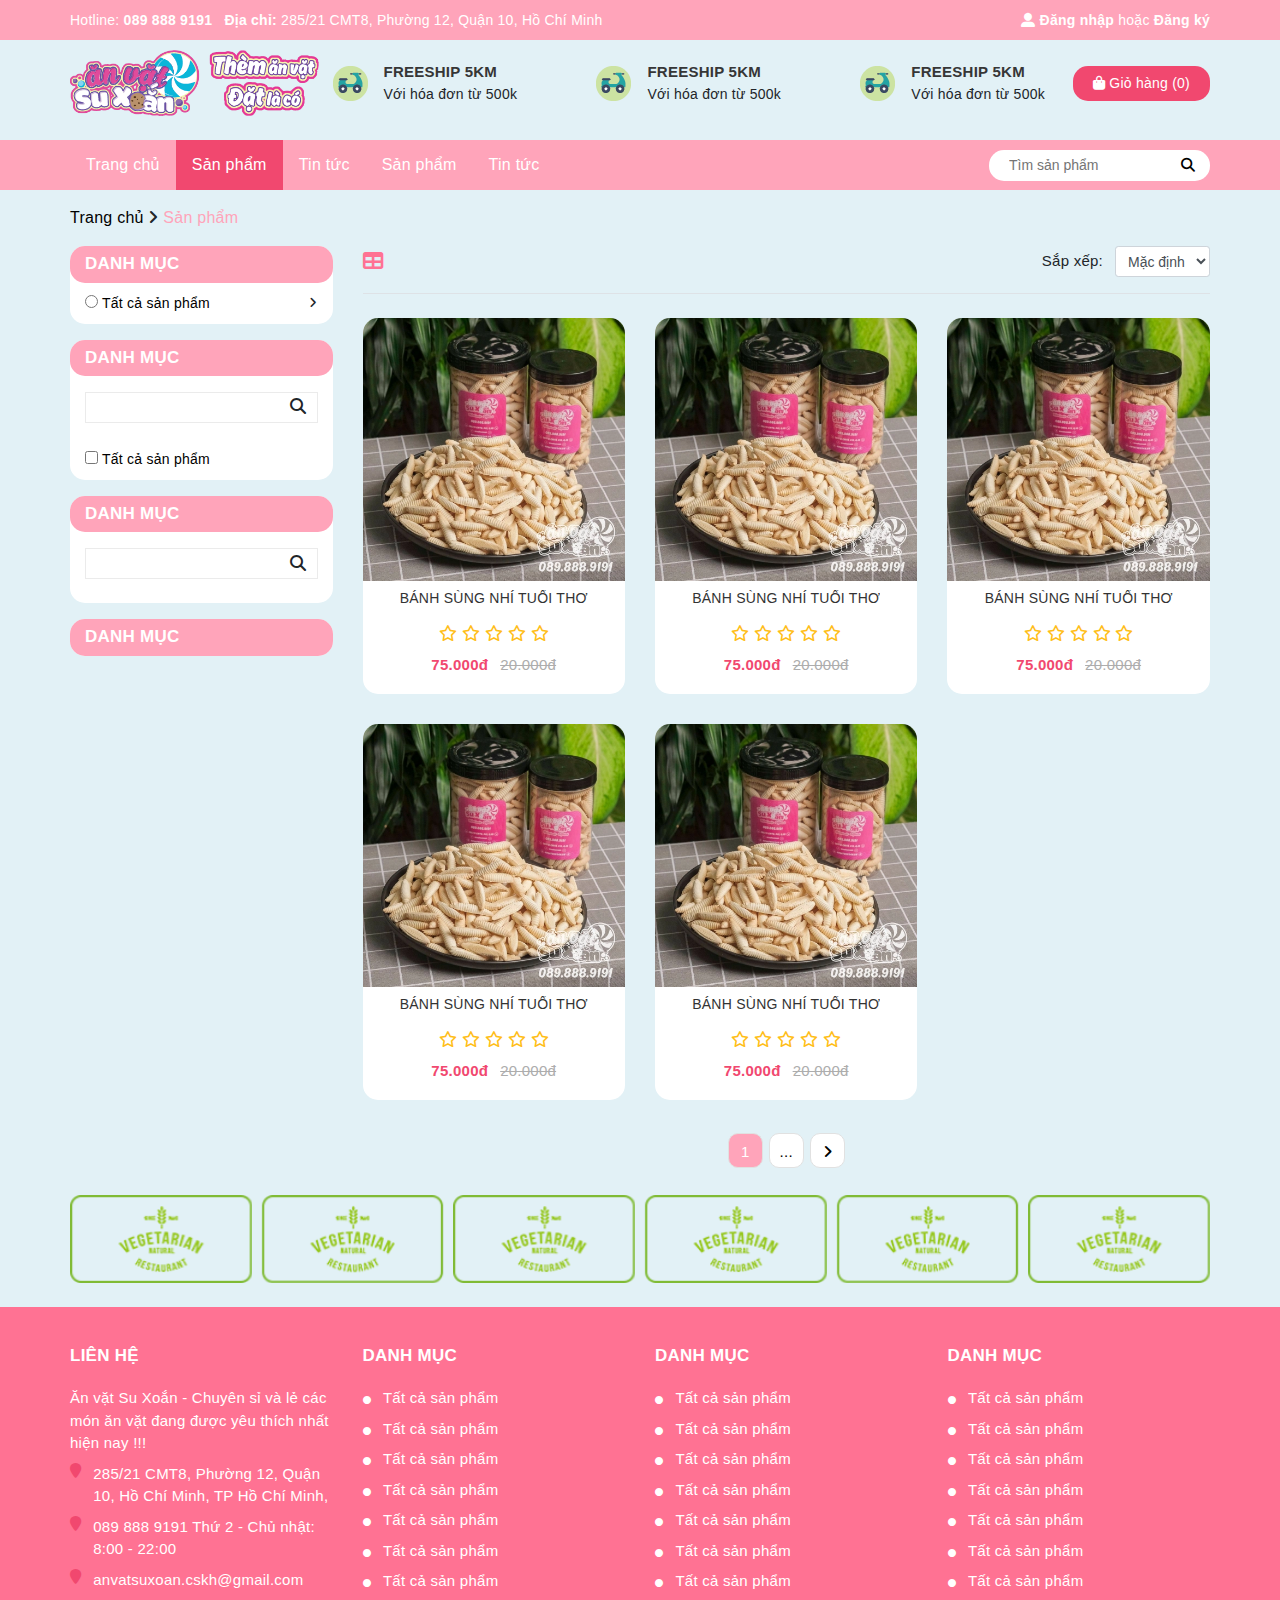
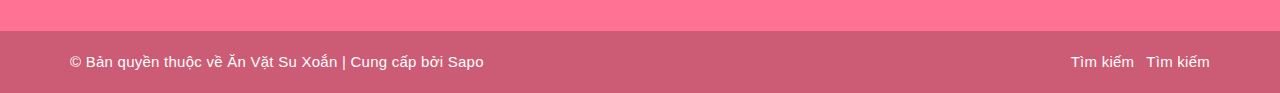
<file: danhsachsanpham.html>
<!DOCTYPE html>
<html lang="en">
<head>
    <meta charset="UTF-8">
    <meta http-equiv="X-UA-Compatible" content="IE=edge">
    <meta name="viewport" content="width=device-width, initial-scale=1.0">
    <link rel="stylesheet" href="./assets/css/bootstrap-4.0.0-dist/css/bootstrap.min.css">
    <link rel="stylesheet" href="./assets/css/fontawesome-free-6.4.0-web/css/all.min.css">
    <link rel="stylesheet" href="./assets/css/style.css">
    <link rel="stylesheet" href="./assets/css/OwlCarousel2-2.3.4/dist/assets/owl.carousel.min.css">
    <link rel="stylesheet" href="./assets/css/OwlCarousel2-2.3.4/dist/assets/owl.theme.default.min.css">
    <link rel="stylesheet" href="./assets/css/responsive.css">
   
    <title>Document</title>

</head>
<body>
    <header class="header">
        <div class="topbar">
            <div class="container">
                <div class="row">
                    <div class="col-lg-9 col-12">
                        <div class="top-bar_left d-lg-block d-flex justify-content-center">
                            <span class="text-white">Hotline: <a class="font-weight-bold" href="tel: 0909090909">089 888 9191</a></span>
                            <span class="text-white ml-2 font-weight-normal d-none d-lg-inline-block"><strong>Địa chỉ:</strong> 285/21 CMT8, Phường 12, Quận 10, Hồ Chí Minh</span>
                        </div>
                    </div>
                    <div class="col-md-3 d-none d-lg-block">
                        <div class="top-bar_right text-right">
                            <a class="font-weight-bold" href="#"><i class="fa-solid fa-user-large mr-1"></i>Đăng nhập</a>
                            <span class="text-white mx-0">hoặc</span>
                            <a class="font-weight-bold" href="#">Đăng ký</a>
                        </div>
                    </div>
                </div>
            </div>
        </div>
        <div class="header-content">
            <div class="container">
                <div class="row">
                    <div class="col-2 d-lg-none col-sm-4">
                        <div class="menu-icon-mobile h-100 d-flex align-items-center justify-content-start">
                            <i class="fa-solid fa-bars"></i>
                        </div>
                    </div>
                    <div class="col-lg-3 col-8 col-sm-4">
                        <div class="header-logo">

                            <img src="./assets/img/logo.webp" alt="logo"
                            class="w-100">
                        </div>
                    </div>
                    <div class="col-2 d-lg-none  col-sm-4">
                        <div class="icon-cart-mobile h-100 d-flex align-items-center justify-content-end position-relative">
                            <i class="fa-solid fa-bag-shopping"></i>
                            <div class="number-cart position-absolute">1</div>
                        </div>
                    </div>

                    <div class="col-lg-7 col-12 d-none d-sm-block px-lg-0 px-5 my-lg-0 my-4">
                        <div class="list-policy row h-100 align-items-center d-flex justify-content-between">
                            

                            <div class="item-policy d-flex align-items-center">
                                <img src="./assets/img/policy1.webp" alt="policy1">
                                <div class="item-policy-content d-flex flex-column ml-3">
                                    <a href="#" class="item-policy-text font-weight-bold">
                                        FREESHIP 5KM
                                    </a>
                                    <span class="item-policy-text">Với hóa đơn từ 500k</span>
                                </div>
                            </div>
                            <div class="item-policy d-flex align-items-center">
                                <img src="./assets/img/policy1.webp" alt="policy1">
                                <div class="item-policy-content d-flex flex-column ml-3">
                                    <a href="#" class="item-policy-text font-weight-bold">
                                        FREESHIP 5KM
                                    </a>
                                    <span class="item-policy-text">Với hóa đơn từ 500k</span>
                                </div>
                            </div>
                            <div class="item-policy d-flex align-items-center">
                                <img src="./assets/img/policy1.webp" alt="policy1">
                                <div class="item-policy-content d-flex flex-column ml-3">
                                    <a href="#" class="item-policy-text font-weight-bold">
                                        FREESHIP 5KM
                                    </a>
                                    <span class="item-policy-text">Với hóa đơn từ 500k</span>
                                </div>
                            </div>
                        </div> 
                    </div>
                    <div class="col-md-2 d-none d-lg-flex align-items-center justify-content-end">
                        <div class="mini-cart d-inline-flex align-items-center justify-content-center position-relative">
                            <span><i class="fa-solid fa-bag-shopping"></i></span>
                            <span class="mx-1">Giỏ hàng</span>
                            <span>(0)</span>
                            <div class="no-cart position-absolute bg-white">
                                <span>Không có sản phẩm nào trong giỏ hàng</span>
                            </div>
                        </div>
                    </div>
                </div>
            </div>
        </div>
        <div class="menu-header d-lg-flex align-items-center justify-content-center d-none">
            <div class="container h-100">
                <div class="row h-100">
                    <div class="col-md-12 d-flex align-items-center">
                        <ul class="list-menu d-flex h-100">
                            <li class="item-menu h-100">
                                <a href="#" class=" link-menu h-100 d-flex align-items-center px-3">Trang chủ</a>
                            </li>
                            <li class="item-menu h-100">
                                <a href="#" class="active link-menu h-100 d-flex align-items-center px-3">Sản phẩm</a>
                            </li>
                            <li class="item-menu h-100">
                                <a href="#" class="link-menu h-100 d-flex align-items-center px-3">Tin tức</a>
                            </li>
                            <li class="item-menu h-100">
                                <a href="#" class="link-menu h-100 d-flex align-items-center px-3">Sản phẩm</a>
                            </li>
                            <li class="item-menu h-100">
                                <a href="#" class="link-menu h-100 d-flex align-items-center px-3">Tin tức</a>
                            </li>
                        </ul>
                        <div class="menu-search ml-auto">
                            <input placeholder="Tìm sản phẩm" type="text" class="input-menu-search">
                            <a href="#" class="icon-menu-search"><i class="fa-solid fa-magnifying-glass"></i></a>
                        </div>
                    </div>
                </div>
            </div>
        </div>
        <div class="menu-mobile d-block d-lg-none">
            <div class="menu-mobile-head position-relative">
                <ul class="mobile-list-inline">
                    <li>
						<a href="/account/login"><i class="fa fa-user"></i> Đăng nhập</a>
                    </li>
					<li><span>hoặc</span></li>
					<li><a href="/account/register">Đăng ký</a>						
					</li>
                    <li class="menu-mobile-search">
						<div class="header_search search_form">
                            <form class="input-group search-bar search_form" action="/">
                                <input type="search" name="query" value="" placeholder="Tìm sản phẩm" class="input-group-field st-default-search-input search-text" autocomplete="off">
                                <span class="input-group-btn">
                                    <button class="btn icon-fallback-text">
                                        <i class="fa fa-search"></i>
                                    </button>
                                </span>
                            </form>
                        </div>						

					</li>
				</ul>
                <div class="menuclose"><i class="fa fa-times"></i></div>
            </div>
            <nav class="nav-menu-mobile">
                <p class="title">Menu</p>
                <ul class="nav-mb-list">
                    <li class="nav-mb-item ">
                        <a href="#" class="nav-mobile-link position-relative">Tất cả sản phẩm
                            <span class="icon-sub-nav position-absolute">
                            <i class="fa-solid fa-angle-right">

                            </i></span>
                        </a>
                    </li>
                    <li class="nav-mb-item has-sub-nav">
                        <a href="#" class="nav-mobile-link position-relative">Tất cả sản phẩm
                            <span class="icon-sub-nav position-absolute">
                            <i class="fa-solid fa-angle-right">

                            </i></span>
                        </a>
                        
                        <ul class="nav-mb-sub-list">
                            <li class="nav-mb-sub-item">
                                <a href="#" class="nav-mobile-link">Bánh tráng</a>
                            </li>
                        </ul>
                    </li>
                    <li class="nav-mb-item ">
                        <a href="#" class="nav-mobile-link position-relative">Tất cả sản phẩm
                            <span class="icon-sub-nav position-absolute">
                            <i class="fa-solid fa-angle-right">

                            </i></span>
                        </a>
                    </li>
                    <li class="nav-mb-item has-sub-nav">
                        <a href="#" class="nav-mobile-link position-relative">Tất cả sản phẩm
                            <span class="icon-sub-nav position-absolute">
                            <i class="fa-solid fa-angle-right">

                            </i></span>
                        </a>
                        
                        <ul class="nav-mb-sub-list">
                            <li class="nav-mb-sub-item">
                                <a href="#" class="nav-mobile-link">Bánh tráng</a>
                            </li>
                        </ul>
                    </li>
                </ul>
            </nav>
        </div>
    </header>
    <div class="wrapper-breadcrumb">
        <div class="container">
            <div class="row">
                <div class="col-12">
                    <div class="breadcrumb-item py-3">
                        <a href="#">Trang chủ</a>
                        <span><i class="fa-solid fa-angle-right"></i></span>
                        <span>Sản phẩm</span>
                    </div>
                </div>
            </div>
        </div>
    </div>
    <div class="wrapper-list-product">
        <div class="container">
            <div class="row">
                <div class="col-lg-3">
                    <div class="sidebar">
                        <div class="wrapper-category">
                            <h3 class="category-title">
                                Danh mục
                            </h3>
                            <ul class="category-list">
                                <li class="category-item has-sub">
                                    <a href="#" class="category-link">
                                        
                                        <input type="radio">
                                        Tất cả sản phẩm
                                        
                                    </a>
                                    <span class="category-item-icon">
                                        <i class="fa-solid fa-angle-right"></i>
                                    </span>
                                    <ul class="list-sub-category">
                                        <li class="item-sub-category">
                                            <a href="" class="link-sub-category">
                                                Bánh Tráng
                                            </a>
                                        </li>
                                        <li class="item-sub-category">
                                            <a href="" class="link-sub-category">
                                                Bánh Tráng
                                            </a>
                                        </li>
                                    </ul>
                                </li>
                            </ul>
                        </div>
                        <div class="wrapper-category mt-3">
                            <h3 class="category-title">
                                Danh mục
                            </h3>
                            <ul class="category-list">
                                <li class="category-item">
                                    <div class="search-category my-3 py-1">

                                        <input type="text">
                                        <span><i class="fa-solid fa-magnifying-glass"></i></span>
                                    </div>
                                </li>
                                <li class="category-item">
                                    <a href="#" class="category-link">
                                        
                                        <input type="checkbox">
                                        Tất cả sản phẩm
                                        
                                    </a>
                                </li>
                            </ul>
                        </div>
                        <div class="wrapper-category mt-3">
                            <h3 class="category-title">
                                Danh mục
                            </h3>
                            <ul class="category-list pb-2">
                                <li class="category-item">
                                    <div class="search-category my-3 py-1">

                                        <input type="text">
                                        <span><i class="fa-solid fa-magnifying-glass"></i></span>
                                    </div>
                                </li>
                            </ul>
                        </div>
                        <div class="wrapper-category mt-3">
                            <h3 class="category-title">
                                Danh mục
                            </h3>
                        </div>
                    </div>
                </div>
                <div class="col-lg-9">
                    <div class="row">
                        <div class="col-md-12  ">
                            <div class="wrapper-view-soft border-bottom d-flex justify-content-between mb-4 pb-3">

                                <div class="view-more">
                                    <span><i class="fa-solid fa-table"></i></span>
                                </div>
                                <div class="sort-by d-flex align-items-center">
                                    <span>
                                        Sắp xếp: 
                                    </span>
                                    <select class="form-control form-control-sm">
                                        <option>Mặc định</option>
                                    </select>
                                </div>
                            </div>
                        </div>
                        <div class="col-md-4 col-6">
                            <div class="product-item d-flex flex-column align-items-center ">
                                <div class="product-item-avt position-relative">
                                    <a href="#">
        
                                        <img src="./assets/img/262860337-3104308309813817-7591396669059210252-n.webp" alt="">
                                    </a>
                                    <div class="product-item-action">
                                        <div class="product-item-action-icon">
                                            <a href="#">
                                                <i class="fa-solid fa-gear"></i>
                                            </a>
                                        </div>
                                        <div class="product-item-action-icon">
                                            <a href="#" class="open-popup">
                                                <i class="fa-solid fa-eye"></i>
                                            </a>
                                        </div>
                                    </div>
                                </div>
                                <div class="product-item-info d-flex flex-column align-items-center">
        
                                    <h3 class="product-item-title m-0">
                                        <a href="#">Bánh sùng nhí tuổi thơ</a>
                                    </h3>
                                    <div class="product-item-star">
                                        <span><i class="fa-regular fa-star"></i></span>
                                        <span><i class="fa-regular fa-star"></i></span>
                                        <span><i class="fa-regular fa-star"></i></span>
                                        <span><i class="fa-regular fa-star"></i></span>
                                        <span><i class="fa-regular fa-star"></i></span>
                                    </div>
                                    <div class="product-item-price d-flex ">
                                        <h4 class="m-0 price">75.000đ</h4>
                                        <h4 class="m-0 price-down">20.000đ</h4>
                                    </div>
                                </div>
                            </div>
                        </div>
                        <div class="col-md-4 col-6">
                            <div class="product-item d-flex flex-column align-items-center ">
                                <div class="product-item-avt position-relative">
                                    <a href="#">
        
                                        <img src="./assets/img/262860337-3104308309813817-7591396669059210252-n.webp" alt="">
                                    </a>
                                    <div class="product-item-action">
                                        <div class="product-item-action-icon">
                                            <a href="#">
                                                <i class="fa-solid fa-gear"></i>
                                            </a>
                                        </div>
                                        <div class="product-item-action-icon">
                                            <a href="#" class="open-popup">
                                                <i class="fa-solid fa-eye"></i>
                                            </a>
                                        </div>
                                    </div>
                                </div>
                                <div class="product-item-info d-flex flex-column align-items-center">
        
                                    <h3 class="product-item-title m-0">
                                        <a href="#">Bánh sùng nhí tuổi thơ</a>
                                    </h3>
                                    <div class="product-item-star">
                                        <span><i class="fa-regular fa-star"></i></span>
                                        <span><i class="fa-regular fa-star"></i></span>
                                        <span><i class="fa-regular fa-star"></i></span>
                                        <span><i class="fa-regular fa-star"></i></span>
                                        <span><i class="fa-regular fa-star"></i></span>
                                    </div>
                                    <div class="product-item-price d-flex ">
                                        <h4 class="m-0 price">75.000đ</h4>
                                        <h4 class="m-0 price-down">20.000đ</h4>
                                    </div>
                                </div>
                            </div>
                        </div>
                        <div class="col-md-4 col-6">
                            <div class="product-item d-flex flex-column align-items-center ">
                                <div class="product-item-avt position-relative">
                                    <a href="#">
        
                                        <img src="./assets/img/262860337-3104308309813817-7591396669059210252-n.webp" alt="">
                                    </a>
                                    <div class="product-item-action">
                                        <div class="product-item-action-icon">
                                            <a href="#">
                                                <i class="fa-solid fa-gear"></i>
                                            </a>
                                        </div>
                                        <div class="product-item-action-icon">
                                            <a href="#" class="open-popup">
                                                <i class="fa-solid fa-eye"></i>
                                            </a>
                                        </div>
                                    </div>
                                </div>
                                <div class="product-item-info d-flex flex-column align-items-center">
        
                                    <h3 class="product-item-title m-0">
                                        <a href="#">Bánh sùng nhí tuổi thơ</a>
                                    </h3>
                                    <div class="product-item-star">
                                        <span><i class="fa-regular fa-star"></i></span>
                                        <span><i class="fa-regular fa-star"></i></span>
                                        <span><i class="fa-regular fa-star"></i></span>
                                        <span><i class="fa-regular fa-star"></i></span>
                                        <span><i class="fa-regular fa-star"></i></span>
                                    </div>
                                    <div class="product-item-price d-flex ">
                                        <h4 class="m-0 price">75.000đ</h4>
                                        <h4 class="m-0 price-down">20.000đ</h4>
                                    </div>
                                </div>
                            </div>
                        </div>
                        <div class="col-md-4 col-6">
                            <div class="product-item d-flex flex-column align-items-center ">
                                <div class="product-item-avt position-relative">
                                    <a href="#">
        
                                        <img src="./assets/img/262860337-3104308309813817-7591396669059210252-n.webp" alt="">
                                    </a>
                                    <div class="product-item-action">
                                        <div class="product-item-action-icon">
                                            <a href="#">
                                                <i class="fa-solid fa-gear"></i>
                                            </a>
                                        </div>
                                        <div class="product-item-action-icon">
                                            <a href="#" class="open-popup">
                                                <i class="fa-solid fa-eye"></i>
                                            </a>
                                        </div>
                                    </div>
                                </div>
                                <div class="product-item-info d-flex flex-column align-items-center">
        
                                    <h3 class="product-item-title m-0">
                                        <a href="#">Bánh sùng nhí tuổi thơ</a>
                                    </h3>
                                    <div class="product-item-star">
                                        <span><i class="fa-regular fa-star"></i></span>
                                        <span><i class="fa-regular fa-star"></i></span>
                                        <span><i class="fa-regular fa-star"></i></span>
                                        <span><i class="fa-regular fa-star"></i></span>
                                        <span><i class="fa-regular fa-star"></i></span>
                                    </div>
                                    <div class="product-item-price d-flex ">
                                        <h4 class="m-0 price">75.000đ</h4>
                                        <h4 class="m-0 price-down">20.000đ</h4>
                                    </div>
                                </div>
                            </div>
                        </div>
                        <div class="col-md-4 col-6">
                            <div class="product-item d-flex flex-column align-items-center ">
                                <div class="product-item-avt position-relative">
                                    <a href="#">
        
                                        <img src="./assets/img/262860337-3104308309813817-7591396669059210252-n.webp" alt="">
                                    </a>
                                    <div class="product-item-action">
                                        <div class="product-item-action-icon">
                                            <a href="#">
                                                <i class="fa-solid fa-gear"></i>
                                            </a>
                                        </div>
                                        <div class="product-item-action-icon">
                                            <a href="#" class="open-popup">
                                                <i class="fa-solid fa-eye"></i>
                                            </a>
                                        </div>
                                    </div>
                                </div>
                                <div class="product-item-info d-flex flex-column align-items-center">
        
                                    <h3 class="product-item-title m-0">
                                        <a href="#">Bánh sùng nhí tuổi thơ</a>
                                    </h3>
                                    <div class="product-item-star">
                                        <span><i class="fa-regular fa-star"></i></span>
                                        <span><i class="fa-regular fa-star"></i></span>
                                        <span><i class="fa-regular fa-star"></i></span>
                                        <span><i class="fa-regular fa-star"></i></span>
                                        <span><i class="fa-regular fa-star"></i></span>
                                    </div>
                                    <div class="product-item-price d-flex ">
                                        <h4 class="m-0 price">75.000đ</h4>
                                        <h4 class="m-0 price-down">20.000đ</h4>
                                    </div>
                                </div>
                            </div>
                        </div>
                        <div class="col-md-12">
                            <div class="panigation d-flex align-items-center justify-content-center">
                                <a href="#" class="panigation-item active">
                                    1
                                </a>
                                <a href="#" class="panigation-item">
                                    ...
                                </a>
                                <a href="#" class="panigation-item">
                                    <i class="fa-solid fa-angle-right"></i>
                                </a>
                            </div>
                        </div>
                    </div>
                </div>
            </div>
        </div>
    </div>
    <div class="brand">
        <div class="container">
            <div class="row">
                <div class="col-md-12">
                    <div class="owl-carousel list-brand my-4">
                        <div class="item-brand">
                            <a href="#">

                                <img width="100%" src="./assets/img/brand1.webp" alt="">
                            </a>
                        </div>
                        <div class="item-brand">
                            <a href="#">

                                <img width="100%" src="./assets/img/brand1.webp" alt="">
                            </a>
                        </div>
                        <div class="item-brand">
                            <a href="#">

                                <img width="100%" src="./assets/img/brand1.webp" alt="">
                            </a>
                        </div>
                        <div class="item-brand">
                            <a href="#">

                                <img width="100%" src="./assets/img/brand1.webp" alt="">
                            </a>
                        </div>
                        <div class="item-brand">
                            <a href="#">

                                <img width="100%" src="./assets/img/brand1.webp" alt="">
                            </a>
                        </div>
                        <div class="item-brand">
                            <a href="#">

                                <img width="100%" src="./assets/img/brand1.webp" alt="">
                            </a>
                        </div>
                        
                    </div>
                </div>
            </div>
        </div>
    </div>
    <footer class="wrapper-footer">
        <div class="container">
            <div class="row">
                <div class="col-lg-3 col-sm-6">
                    <div class="item-footer-wrraper">
                        <div class="title-footer">
                            LIÊN HỆ
                        </div>
                        <ul class="list-footer">
                            <li class="item-footer">
                                <span>Ăn vặt Su Xoắn - Chuyên sỉ và lẻ các món ăn vặt đang được yêu thích nhất hiện nay !!!</span>
                            </li>
                            <li class="item-footer">
                                <i class="fa-solid fa-location-pin"></i>
                                <span>285/21 CMT8, Phường 12, Quận 10, Hồ Chí Minh, TP Hồ Chí Minh,</span>
                            </li>
                            <li class="item-footer">
                                <i class="fa-solid fa-location-pin"></i>
                                <span>
                                    <a href="#" class="link-footer">089 888 9191</a>
                                    Thứ 2 - Chủ nhật: 8:00 - 22:00
                                </span>
                            </li>
                            <li class="item-footer">
                                <i class="fa-solid fa-location-pin"></i>
                                <a href="#" class="link-footer">anvatsuxoan.cskh@gmail.com</a>
                            </li>
                        </ul>
                        <div class="icon-footer-plus d-block d-sm-none">
                            <span><i class="fa-solid fa-plus"></i></span>
                        </div>
                        <div class="icon-footer-minus d-block d-sm-none">
                            <span><i class="fa-solid fa-minus"></i></span>
                        </div>
                    </div>
                </div>
                <div class="col-lg-3 col-sm-6">
                    <div class="item-footer-wrraper">
                        <div class="title-footer">
                            danh mục
                        </div>
                        <ul class="list-footer">
                            <li class="item-footer align-items-center">
                                <a href="#" class="link-footer">
                                    <i style="font-size: 8px; color: white; margin-right: 8px;" class="fa-solid fa-circle"></i>
                                    Tất cả sản phẩm
                                </a>
                            </li>
                            <li class="item-footer align-items-center">
                                <a href="#" class="link-footer">
                                    <i style="font-size: 8px; color: white; margin-right: 8px;" class="fa-solid fa-circle"></i>
                                    Tất cả sản phẩm
                                </a>
                            </li>
                            <li class="item-footer align-items-center">
                                <a href="#" class="link-footer">
                                    <i style="font-size: 8px; color: white; margin-right: 8px;" class="fa-solid fa-circle"></i>
                                    Tất cả sản phẩm
                                </a>
                            </li>
                            <li class="item-footer align-items-center">
                                <a href="#" class="link-footer">
                                    <i style="font-size: 8px; color: white; margin-right: 8px;" class="fa-solid fa-circle"></i>
                                    Tất cả sản phẩm
                                </a>
                            </li>
                            <li class="item-footer align-items-center">
                                <a href="#" class="link-footer">
                                    <i style="font-size: 8px; color: white; margin-right: 8px;" class="fa-solid fa-circle"></i>
                                    Tất cả sản phẩm
                                </a>
                            </li>
                            <li class="item-footer align-items-center">
                                <a href="#" class="link-footer">
                                    <i style="font-size: 8px; color: white; margin-right: 8px;" class="fa-solid fa-circle"></i>
                                    Tất cả sản phẩm
                                </a>
                            </li>
                            <li class="item-footer align-items-center">
                                <a href="#" class="link-footer">
                                    <i style="font-size: 8px; color: white; margin-right: 8px;" class="fa-solid fa-circle"></i>
                                    Tất cả sản phẩm
                                </a>
                            </li>
                        </ul>
                        <div class="icon-footer-plus d-block d-sm-none">
                            <span><i class="fa-solid fa-plus"></i></span>
                        </div>
                        <div class="icon-footer-minus d-block d-sm-none">
                            <span><i class="fa-solid fa-minus"></i></span>
                        </div>
                    </div>
                </div>
                <div class="col-lg-3 col-sm-6">
                    <div class="item-footer-wrraper">
                        <div class="title-footer">
                            danh mục
                        </div>
                        <ul class="list-footer">
                            <li class="item-footer align-items-center">
                                <a href="#" class="link-footer">
                                    <i style="font-size: 8px; color: white; margin-right: 8px;" class="fa-solid fa-circle"></i>
                                    Tất cả sản phẩm
                                </a>
                            </li>
                            <li class="item-footer align-items-center">
                                <a href="#" class="link-footer">
                                    <i style="font-size: 8px; color: white; margin-right: 8px;" class="fa-solid fa-circle"></i>
                                    Tất cả sản phẩm
                                </a>
                            </li>
                            <li class="item-footer align-items-center">
                                <a href="#" class="link-footer">
                                    <i style="font-size: 8px; color: white; margin-right: 8px;" class="fa-solid fa-circle"></i>
                                    Tất cả sản phẩm
                                </a>
                            </li>
                            <li class="item-footer align-items-center">
                                <a href="#" class="link-footer">
                                    <i style="font-size: 8px; color: white; margin-right: 8px;" class="fa-solid fa-circle"></i>
                                    Tất cả sản phẩm
                                </a>
                            </li>
                            <li class="item-footer align-items-center">
                                <a href="#" class="link-footer">
                                    <i style="font-size: 8px; color: white; margin-right: 8px;" class="fa-solid fa-circle"></i>
                                    Tất cả sản phẩm
                                </a>
                            </li>
                            <li class="item-footer align-items-center">
                                <a href="#" class="link-footer">
                                    <i style="font-size: 8px; color: white; margin-right: 8px;" class="fa-solid fa-circle"></i>
                                    Tất cả sản phẩm
                                </a>
                            </li>
                            <li class="item-footer align-items-center">
                                <a href="#" class="link-footer">
                                    <i style="font-size: 8px; color: white; margin-right: 8px;" class="fa-solid fa-circle"></i>
                                    Tất cả sản phẩm
                                </a>
                            </li>
                        </ul>
                        <div class="icon-footer-plus d-block d-sm-none">
                            <span><i class="fa-solid fa-plus"></i></span>
                        </div>
                        <div class="icon-footer-minus d-block d-sm-none">
                            <span><i class="fa-solid fa-minus"></i></span>
                        </div>
                    </div>
                </div>
                <div class="col-lg-3 col-sm-6">
                    <div class="item-footer-wrraper">
                        <div class="title-footer">
                            danh mục
                        </div>
                        <ul class="list-footer">
                            <li class="item-footer align-items-center">
                                <a href="#" class="link-footer">
                                    <i style="font-size: 8px; color: white; margin-right: 8px;" class="fa-solid fa-circle"></i>
                                    Tất cả sản phẩm
                                </a>
                            </li>
                            <li class="item-footer align-items-center">
                                <a href="#" class="link-footer">
                                    <i style="font-size: 8px; color: white; margin-right: 8px;" class="fa-solid fa-circle"></i>
                                    Tất cả sản phẩm
                                </a>
                            </li>
                            <li class="item-footer align-items-center">
                                <a href="#" class="link-footer">
                                    <i style="font-size: 8px; color: white; margin-right: 8px;" class="fa-solid fa-circle"></i>
                                    Tất cả sản phẩm
                                </a>
                            </li>
                            <li class="item-footer align-items-center">
                                <a href="#" class="link-footer">
                                    <i style="font-size: 8px; color: white; margin-right: 8px;" class="fa-solid fa-circle"></i>
                                    Tất cả sản phẩm
                                </a>
                            </li>
                            <li class="item-footer align-items-center">
                                <a href="#" class="link-footer">
                                    <i style="font-size: 8px; color: white; margin-right: 8px;" class="fa-solid fa-circle"></i>
                                    Tất cả sản phẩm
                                </a>
                            </li>
                            <li class="item-footer align-items-center">
                                <a href="#" class="link-footer">
                                    <i style="font-size: 8px; color: white; margin-right: 8px;" class="fa-solid fa-circle"></i>
                                    Tất cả sản phẩm
                                </a>
                            </li>
                            <li class="item-footer align-items-center">
                                <a href="#" class="link-footer">
                                    <i style="font-size: 8px; color: white; margin-right: 8px;" class="fa-solid fa-circle"></i>
                                    Tất cả sản phẩm
                                </a>
                            </li>
                        </ul>
                        <div class="icon-footer-plus d-block d-sm-none">
                            <span><i class="fa-solid fa-plus"></i></span>
                        </div>
                        <div class="icon-footer-minus d-block d-sm-none">
                            <span><i class="fa-solid fa-minus"></i></span>
                        </div>
                    </div>
                </div>
            </div>
        </div>
    </footer>
    <div class="copyright">
        <div class="container">
            <div class="row">
                <div class="col-md-6">
                    <div class="copyright-item">
                        <span>© Bản quyền thuộc về Ăn Vặt Su Xoắn | Cung cấp bởi Sapo</span>
                    </div>
                </div>
                <div class="col-md-6 d-none d-lg-block">
                    <div class="copyright-menu">
                        <ul>
                            <li>
                                <a href="#">Tìm kiếm</a>
                            </li>
                            <li>
                                <a href="#">Tìm kiếm</a>
                            </li>
                        </ul>
                    </div>
                </div>
            </div>
        </div>
    </div>
    <div class="popup-quickview">
        <div class="wrapper-detail-product position-relative">

            <div class="detail-product">

                <div class="row">
                    <div class="col-sm-6">
                        <div class="detail-product-thumbnail">
                            <div class="thumbnail-main">
                                <img src="./assets/img/262350785-3103872226524092-2769146742188999091-n.webp" alt="" width="100%">
                            </div>
                            <div class="list-thumbnail owl-carousel">
                                <div class="item-thumbnail">
                                    <img src="./assets/img/261013288-3103872196524095-8268213394365804321-n.webp" alt="" width="100%">
                                </div>
                                <div class="item-thumbnail">
                                    <img src="./assets/img/261013288-3103872196524095-8268213394365804321-n.webp" alt="" width="100%">
                                </div>
                                <div class="item-thumbnail">
                                    <img src="./assets/img/261013288-3103872196524095-8268213394365804321-n.webp" alt="" width="100%">
                                </div>
                                <div class="item-thumbnail">
                                    <img src="./assets/img/261013288-3103872196524095-8268213394365804321-n.webp" alt="" width="100%">
                                </div>
                            </div>
                        </div>
                    </div>
                    <div class="col-sm-6">
                        <div class="detail-product-info">
                            <h3 class="detail-product-name">
                                <a href="#">Bánh sùng nhí tuổi thơ</a>
                            </h3>
                            <div class="detail-product-status">
                                <span>Trạng thái: </span>
                                <span class="status">
                                    <i class="fa-solid fa-check"></i>
                                    Còn hàng
                                </span>
                            </div>
                            <div class="detail-product-price">
                                <span class="detail-product-price-special">150.000đ</span>
                                <span class="detail-product-price-old">150.000đ</span>
                            </div>
                            <div class="detail-product-des">
                                <p>THÔNG TIN SẢN PHẨM Tên sản phẩm: MỨT NONGHYUP HQ Nhà sản xuất: Hàn Quốc Hạn sử dụng: 6 tháng kể từ ngày mở nắp. Hướng dẫn bảo quản: Nơi khô ráo thoáng mát, tránh ánh nắng mặt trời chiếu trực tiếp Hướng dẫn sử dụng: Dùng ngay không qua chế biến, ngon hơn khi dùng lạnh Thông tin c</p>
                            </div>
                            <div class="detail-product-other">
                                <span>Loại sản phẩm: </span>
                                <span>Nước uống</span>
                            </div>
                            <div class="detail-product-selector">
                                <span>Vị</span> 
                                <select class="single-option-selector" data-option="option1" id="product-select-22223706-option-0">
                                    <option value="Chanh Đào Mật Ong">
                                        Chanh Đào Mật Ong</option>
                                    <option value="Nha Đam Mật Ong">
                                        Nha Đam Mật Ong
                                    </option>
                                    <option value="Táo Đỏ Mật Ong">
                                        Táo Đỏ Mật Ong
                                    </option>
                                    <option value="Trà Gừng Mật Ong">
                                        Trà Gừng Mật Ong
                                    </option>
                                </select>
                            </div>
                            <div class="detail-product-buy">
                                <span>Số lượng</span>
                                <input type="number" value="1">
                                <a href="#">Mua hàng</a>
                            </div>
                        </div>
                    </div>
                </div>
            
            </div>
            <div class="close-popup">
                <span><i class="fa-solid fa-xmark"></i></span>
            </div>
        </div>
    </div>
    <div class="open-filter d-block d-lg-none">
        <span class="icon-open"><i class="fa-solid fa-align-right"></i></span>
        <span class="icon-close"><i class="fa-solid fa-xmark"></i></span>
    </div>
    <script src="./assets/js/jquery.min.js"></script>
    <script src="./assets/css/OwlCarousel2-2.3.4/dist/owl.carousel.min.js"></script>
    <script src="./assets/js/main.js"></script>
</body>
</html>
</file>
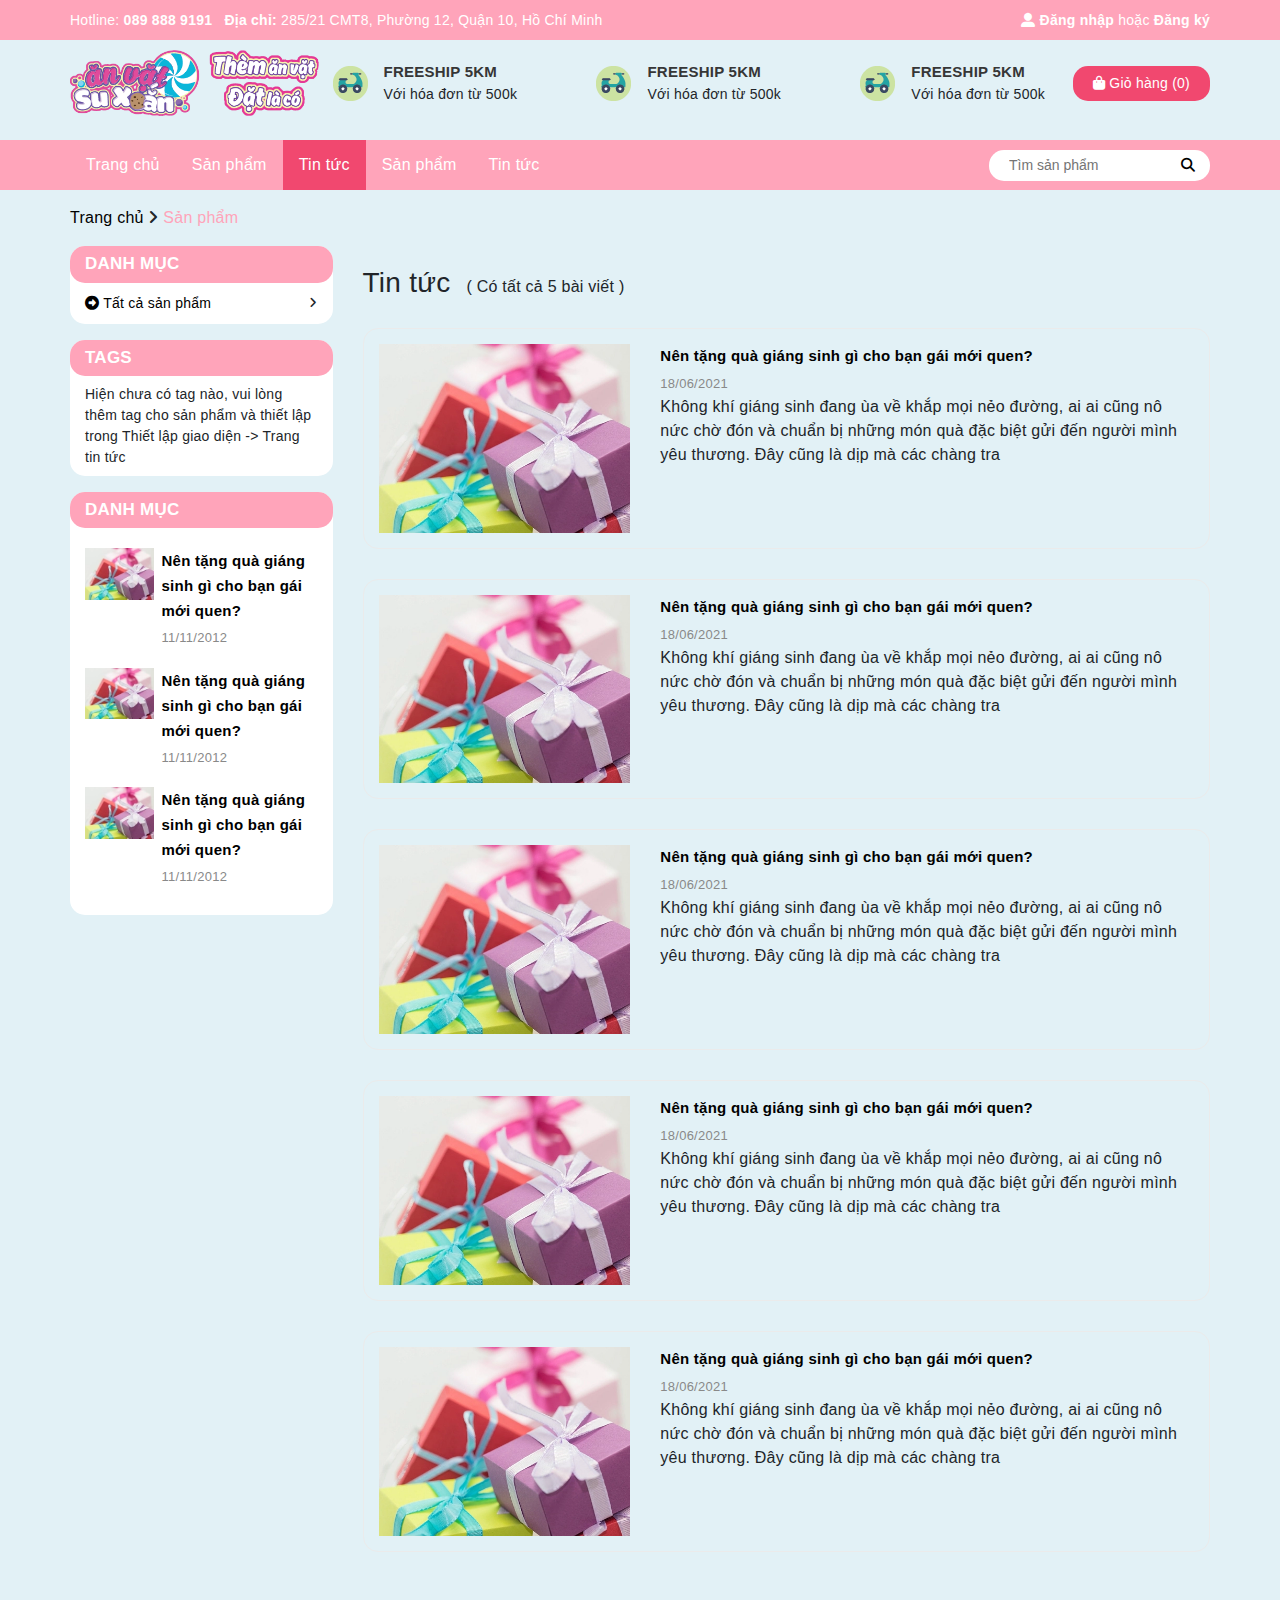
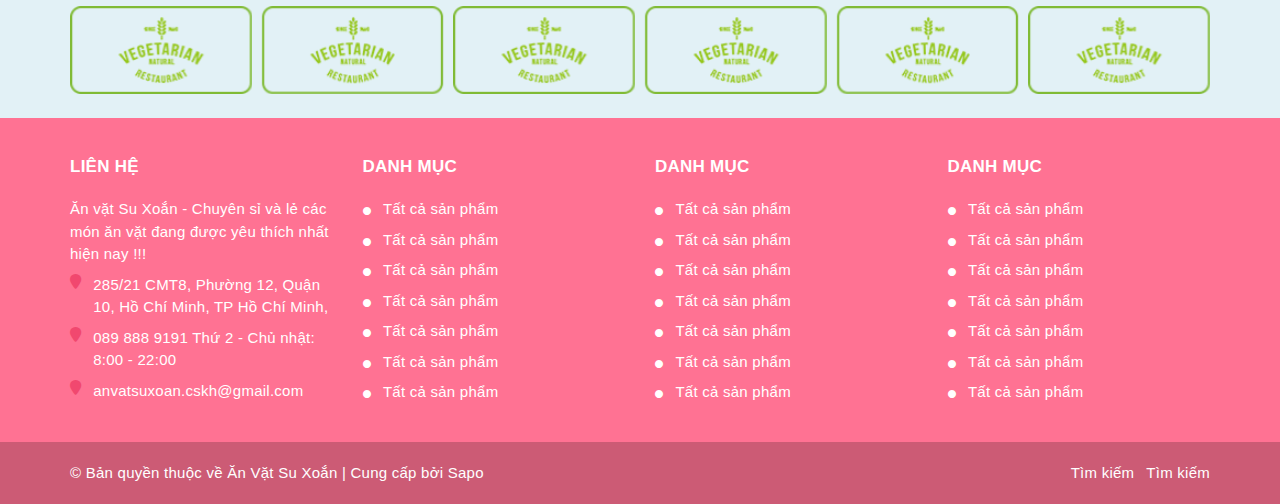
<file: danhsachtintuc.html>
<!DOCTYPE html>
<html lang="en">
<head>
    <meta charset="UTF-8">
    <meta http-equiv="X-UA-Compatible" content="IE=edge">
    <meta name="viewport" content="width=device-width, initial-scale=1.0">
    <link rel="stylesheet" href="./assets/css/bootstrap-4.0.0-dist/css/bootstrap.min.css">
    <link rel="stylesheet" href="./assets/css/fontawesome-free-6.4.0-web/css/all.min.css">
    <link rel="stylesheet" href="./assets/css/style.css">
    <link rel="stylesheet" href="./assets/css/OwlCarousel2-2.3.4/dist/assets/owl.carousel.min.css">
    <link rel="stylesheet" href="./assets/css/OwlCarousel2-2.3.4/dist/assets/owl.theme.default.min.css">
    <link rel="stylesheet" href="./assets/css/responsive.css">
   
    <title>Document</title>

</head>
<body>
    <header class="header">
        <div class="topbar">
            <div class="container">
                <div class="row">
                    <div class="col-lg-9 col-12">
                        <div class="top-bar_left d-lg-block d-flex justify-content-center">
                            <span class="text-white">Hotline: <a class="font-weight-bold" href="tel: 0909090909">089 888 9191</a></span>
                            <span class="text-white ml-2 font-weight-normal d-none d-lg-inline-block"><strong>Địa chỉ:</strong> 285/21 CMT8, Phường 12, Quận 10, Hồ Chí Minh</span>
                        </div>
                    </div>
                    <div class="col-md-3 d-none d-lg-block">
                        <div class="top-bar_right text-right">
                            <a class="font-weight-bold" href="#"><i class="fa-solid fa-user-large mr-1"></i>Đăng nhập</a>
                            <span class="text-white mx-0">hoặc</span>
                            <a class="font-weight-bold" href="#">Đăng ký</a>
                        </div>
                    </div>
                </div>
            </div>
        </div>
        <div class="header-content">
            <div class="container">
                <div class="row">
                    <div class="col-2 d-lg-none col-sm-4">
                        <div class="menu-icon-mobile h-100 d-flex align-items-center justify-content-start">
                            <i class="fa-solid fa-bars"></i>
                        </div>
                    </div>
                    <div class="col-lg-3 col-8 col-sm-4">
                        <div class="header-logo">

                            <img src="./assets/img/logo.webp" alt="logo"
                            class="w-100">
                        </div>
                    </div>
                    <div class="col-2 d-lg-none  col-sm-4">
                        <div class="icon-cart-mobile h-100 d-flex align-items-center justify-content-end position-relative">
                            <i class="fa-solid fa-bag-shopping"></i>
                            <div class="number-cart position-absolute">1</div>
                        </div>
                    </div>

                    <div class="col-lg-7 col-12 d-none d-sm-block px-lg-0 px-5 my-lg-0 my-4">
                        <div class="list-policy row h-100 align-items-center d-flex justify-content-between">
                            

                            <div class="item-policy d-flex align-items-center">
                                <img src="./assets/img/policy1.webp" alt="policy1">
                                <div class="item-policy-content d-flex flex-column ml-3">
                                    <a href="#" class="item-policy-text font-weight-bold">
                                        FREESHIP 5KM
                                    </a>
                                    <span class="item-policy-text">Với hóa đơn từ 500k</span>
                                </div>
                            </div>
                            <div class="item-policy d-flex align-items-center">
                                <img src="./assets/img/policy1.webp" alt="policy1">
                                <div class="item-policy-content d-flex flex-column ml-3">
                                    <a href="#" class="item-policy-text font-weight-bold">
                                        FREESHIP 5KM
                                    </a>
                                    <span class="item-policy-text">Với hóa đơn từ 500k</span>
                                </div>
                            </div>
                            <div class="item-policy d-flex align-items-center">
                                <img src="./assets/img/policy1.webp" alt="policy1">
                                <div class="item-policy-content d-flex flex-column ml-3">
                                    <a href="#" class="item-policy-text font-weight-bold">
                                        FREESHIP 5KM
                                    </a>
                                    <span class="item-policy-text">Với hóa đơn từ 500k</span>
                                </div>
                            </div>
                        </div> 
                    </div>
                    <div class="col-md-2 d-none d-lg-flex align-items-center justify-content-end">
                        <div class="mini-cart d-inline-flex align-items-center justify-content-center position-relative">
                            <span><i class="fa-solid fa-bag-shopping"></i></span>
                            <span class="mx-1">Giỏ hàng</span>
                            <span>(0)</span>
                            <div class="no-cart position-absolute bg-white">
                                <span>Không có sản phẩm nào trong giỏ hàng</span>
                            </div>
                        </div>
                    </div>
                </div>
            </div>
        </div>
        <div class="menu-header d-lg-flex align-items-center justify-content-center d-none">
            <div class="container h-100">
                <div class="row h-100">
                    <div class="col-md-12 d-flex align-items-center">
                        <ul class="list-menu d-flex h-100">
                            <li class="item-menu h-100">
                                <a href="#" class=" link-menu h-100 d-flex align-items-center px-3">Trang chủ</a>
                            </li>
                            <li class="item-menu h-100">
                                <a href="#" class=" link-menu h-100 d-flex align-items-center px-3">Sản phẩm</a>
                            </li>
                            <li class="item-menu h-100">
                                <a href="#" class=" active link-menu h-100 d-flex align-items-center px-3">Tin tức</a>
                            </li>
                            <li class="item-menu h-100">
                                <a href="#" class="link-menu h-100 d-flex align-items-center px-3">Sản phẩm</a>
                            </li>
                            <li class="item-menu h-100">
                                <a href="#" class="link-menu h-100 d-flex align-items-center px-3">Tin tức</a>
                            </li>
                        </ul>
                        <div class="menu-search ml-auto">
                            <input placeholder="Tìm sản phẩm" type="text" class="input-menu-search">
                            <a href="#" class="icon-menu-search"><i class="fa-solid fa-magnifying-glass"></i></a>
                        </div>
                    </div>
                </div>
            </div>
        </div>
        <div class="menu-mobile d-block d-lg-none">
            <div class="menu-mobile-head position-relative">
                <ul class="mobile-list-inline">
                    <li>
						<a href="/account/login"><i class="fa fa-user"></i> Đăng nhập</a>
                    </li>
					<li><span>hoặc</span></li>
					<li><a href="/account/register">Đăng ký</a>						
					</li>
                    <li class="menu-mobile-search">
						<div class="header_search search_form">
                            <form class="input-group search-bar search_form" action="/">
                                <input type="search" name="query" value="" placeholder="Tìm sản phẩm" class="input-group-field st-default-search-input search-text" autocomplete="off">
                                <span class="input-group-btn">
                                    <button class="btn icon-fallback-text">
                                        <i class="fa fa-search"></i>
                                    </button>
                                </span>
                            </form>
                        </div>						

					</li>
				</ul>
                <div class="menuclose"><i class="fa fa-times"></i></div>
            </div>
            <nav class="nav-menu-mobile">
                <p class="title">Menu</p>
                <ul class="nav-mb-list">
                    <li class="nav-mb-item ">
                        <a href="#" class="nav-mobile-link position-relative">Tất cả sản phẩm
                            <span class="icon-sub-nav position-absolute">
                            <i class="fa-solid fa-angle-right">

                            </i></span>
                        </a>
                    </li>
                    <li class="nav-mb-item has-sub-nav">
                        <a href="#" class="nav-mobile-link position-relative">Tất cả sản phẩm
                            <span class="icon-sub-nav position-absolute">
                            <i class="fa-solid fa-angle-right">

                            </i></span>
                        </a>
                        
                        <ul class="nav-mb-sub-list">
                            <li class="nav-mb-sub-item">
                                <a href="#" class="nav-mobile-link">Bánh tráng</a>
                            </li>
                        </ul>
                    </li>
                    <li class="nav-mb-item ">
                        <a href="#" class="nav-mobile-link position-relative">Tất cả sản phẩm
                            <span class="icon-sub-nav position-absolute">
                            <i class="fa-solid fa-angle-right">

                            </i></span>
                        </a>
                    </li>
                    <li class="nav-mb-item has-sub-nav">
                        <a href="#" class="nav-mobile-link position-relative">Tất cả sản phẩm
                            <span class="icon-sub-nav position-absolute">
                            <i class="fa-solid fa-angle-right">

                            </i></span>
                        </a>
                        
                        <ul class="nav-mb-sub-list">
                            <li class="nav-mb-sub-item">
                                <a href="#" class="nav-mobile-link">Bánh tráng</a>
                            </li>
                        </ul>
                    </li>
                </ul>
            </nav>
        </div>
    </header>
    <div class="wrapper-breadcrumb">
        <div class="container">
            <div class="row">
                <div class="col-12">
                    <div class="breadcrumb-item py-3">
                        <a href="#">Trang chủ</a>
                        <span><i class="fa-solid fa-angle-right"></i></span>
                        <span>Sản phẩm</span>
                    </div>
                </div>
            </div>
        </div>
    </div>
    <div class="wrapper-list-product">
        <div class="container">
            <div class="row">
                <div class="col-lg-3">
                    <div class="sidebar">
                        <div class="wrapper-category">
                            <h3 class="category-title">
                                Danh mục
                            </h3>
                            <ul class="category-list">
                                <li class="category-item has-sub">
                                    <a href="#" class="category-link">
                                        
                                        <i class="fa-solid fa-circle-right"></i>
                                        Tất cả sản phẩm
                                        
                                    </a>
                                    <span class="category-item-icon">
                                        <i class="fa-solid fa-angle-right"></i>
                                    </span>
                                    <ul class="list-sub-category">
                                        <li class="item-sub-category">
                                            <a href="" class="link-sub-category">
                                                Bánh Tráng
                                            </a>
                                        </li>
                                        <li class="item-sub-category">
                                            <a href="" class="link-sub-category">
                                                Bánh Tráng
                                            </a>
                                        </li>
                                    </ul>
                                </li>
                            </ul>
                        </div>
                        <div class="wrapper-category mt-3">
                            <h3 class="category-title">
                                TAGS
                            </h3>
                            <ul class="category-list">
                                <li class="category-item">
                                    <p class="no-tag-news">Hiện chưa có tag nào, vui lòng thêm tag cho sản phẩm và thiết lập trong Thiết lập giao diện -> Trang tin tức</p>
                                    <!-- <span class="tag-news">
                                        Thủ thuật
                                    </span> -->
                                </li>
                            </ul>
                        </div>
                        <div class="wrapper-category mt-3">
                            <h3 class="category-title">
                                Danh mục
                            </h3>
                            <ul class="category-list pb-2">
                                <li class="category-item">
                                    <div class="item-blog">
                                        <div class="item-blog-avt">
                                            <a href="#">

                                                <img src="./assets/img/gifts-1477296936959.webp" alt="">
                                            </a>
                                        </div>
                                        <div class="item-blog-content">
                                            <h3 class="item-blog-title">
                                                <a href="#">
                                                    Nên tặng quà giáng sinh gì cho bạn gái mới quen?
                                                </a>
                                            </h3>
                                            <span class="item-blog-date">11/11/2012</span>
                                        </div>
                                    </div>
                                </li>
                                <li class="category-item">
                                    <div class="item-blog">
                                        <div class="item-blog-avt">
                                            <a href="#">

                                                <img src="./assets/img/gifts-1477296936959.webp" alt="">
                                            </a>
                                        </div>
                                        <div class="item-blog-content">
                                            <h3 class="item-blog-title">
                                                <a href="#">
                                                    Nên tặng quà giáng sinh gì cho bạn gái mới quen?
                                                </a>
                                            </h3>
                                            <span class="item-blog-date">11/11/2012</span>
                                        </div>
                                    </div>
                                </li>
                                <li class="category-item">
                                    <div class="item-blog">
                                        <div class="item-blog-avt">
                                            <a href="#">

                                                <img src="./assets/img/gifts-1477296936959.webp" alt="">
                                            </a>
                                        </div>
                                        <div class="item-blog-content">
                                            <h3 class="item-blog-title">
                                                <a href="#">
                                                    Nên tặng quà giáng sinh gì cho bạn gái mới quen?
                                                </a>
                                            </h3>
                                            <span class="item-blog-date">11/11/2012</span>
                                        </div>
                                    </div>
                                </li>
                            </ul>
                        </div>
                    </div>
                </div>
                <div class="col-lg-9">
                    <div class="blog-list">
                        <div class="row">
                            <div class="col-12">
                                <div class="item-blog align-items-baseline">
                                    <h3 class="title-item-blog mr-3">
                                        Tin tức
                                    </h3>
                                    <span> ( Có tất cả 5 bài viết ) </span>
                                </div>
                            </div>
                        </div>
                        <div class="row">
                            <div class="col-12">
                                <div class="blog-main-item">
                                    <div class="row">
                                        <div class="col-md-4">
                                            <div class="blog-item-thumbnail">
                                                <a href="#">
                                                    <img src="./assets/img/gifts-147729693695.webp" alt="" width="100%">
                                                </a>
                                            </div>
                                        </div>
                                        <div class="col-md-8">
                                            <div class="blog-item-content">
                                                <h3 class="blog-title mt-2 mt-sm-0">
                                                    <a href="#">Nên tặng quà giáng sinh gì cho bạn gái mới quen?</a>
                                                </h3>
                                                <span class="item-blog-date">18/06/2021</span>
                                                <p class="">Không khí giáng sinh đang ùa về khắp mọi nẻo đường, ai ai cũng nô nức chờ đón và chuẩn bị những món quà đặc biệt gửi đến người mình yêu thương. Đây cũng là dịp mà các chàng tra</p>
                                            </div>
                                        </div>
                                    </div>
                                </div>
                                <div class="blog-main-item">
                                    <div class="row">
                                        <div class="col-md-4">
                                            <div class="blog-item-thumbnail">
                                                <a href="#">
                                                    <img src="./assets/img/gifts-147729693695.webp" alt="" width="100%">
                                                </a>
                                            </div>
                                        </div>
                                        <div class="col-md-8">
                                            <div class="blog-item-content">
                                                <h3 class="blog-title mt-2 mt-sm-0">
                                                    <a href="#">Nên tặng quà giáng sinh gì cho bạn gái mới quen?</a>
                                                </h3>
                                                <span class="item-blog-date">18/06/2021</span>
                                                <p class="">Không khí giáng sinh đang ùa về khắp mọi nẻo đường, ai ai cũng nô nức chờ đón và chuẩn bị những món quà đặc biệt gửi đến người mình yêu thương. Đây cũng là dịp mà các chàng tra</p>
                                            </div>
                                        </div>
                                    </div>
                                </div>
                                <div class="blog-main-item">
                                    <div class="row">
                                        <div class="col-md-4">
                                            <div class="blog-item-thumbnail">
                                                <a href="#">
                                                    <img src="./assets/img/gifts-147729693695.webp" alt="" width="100%">
                                                </a>
                                            </div>
                                        </div>
                                        <div class="col-md-8">
                                            <div class="blog-item-content">
                                                <h3 class="blog-title mt-2 mt-sm-0">
                                                    <a href="#">Nên tặng quà giáng sinh gì cho bạn gái mới quen?</a>
                                                </h3>
                                                <span class="item-blog-date">18/06/2021</span>
                                                <p class="">Không khí giáng sinh đang ùa về khắp mọi nẻo đường, ai ai cũng nô nức chờ đón và chuẩn bị những món quà đặc biệt gửi đến người mình yêu thương. Đây cũng là dịp mà các chàng tra</p>
                                            </div>
                                        </div>
                                    </div>
                                </div>
                                <div class="blog-main-item">
                                    <div class="row">
                                        <div class="col-md-4">
                                            <div class="blog-item-thumbnail">
                                                <a href="#">
                                                    <img src="./assets/img/gifts-147729693695.webp" alt="" width="100%">
                                                </a>
                                            </div>
                                        </div>
                                        <div class="col-md-8">
                                            <div class="blog-item-content">
                                                <h3 class="blog-title mt-2 mt-sm-0">
                                                    <a href="#">Nên tặng quà giáng sinh gì cho bạn gái mới quen?</a>
                                                </h3>
                                                <span class="item-blog-date">18/06/2021</span>
                                                <p class="">Không khí giáng sinh đang ùa về khắp mọi nẻo đường, ai ai cũng nô nức chờ đón và chuẩn bị những món quà đặc biệt gửi đến người mình yêu thương. Đây cũng là dịp mà các chàng tra</p>
                                            </div>
                                        </div>
                                    </div>
                                </div>
                                <div class="blog-main-item">
                                    <div class="row">
                                        <div class="col-md-4">
                                            <div class="blog-item-thumbnail">
                                                <a href="#">
                                                    <img src="./assets/img/gifts-147729693695.webp" alt="" width="100%">
                                                </a>
                                            </div>
                                        </div>
                                        <div class="col-md-8">
                                            <div class="blog-item-content">
                                                <h3 class="blog-title mt-2 mt-sm-0">
                                                    <a href="#">Nên tặng quà giáng sinh gì cho bạn gái mới quen?</a>
                                                </h3>
                                                <span class="item-blog-date">18/06/2021</span>
                                                <p class="">Không khí giáng sinh đang ùa về khắp mọi nẻo đường, ai ai cũng nô nức chờ đón và chuẩn bị những món quà đặc biệt gửi đến người mình yêu thương. Đây cũng là dịp mà các chàng tra</p>
                                            </div>
                                        </div>
                                    </div>
                                </div>
                            </div>
                        </div>
                    </div>
                </div>
            </div>
        </div>
    </div>
    <div class="brand">
        <div class="container">
            <div class="row">
                <div class="col-md-12">
                    <div class="owl-carousel list-brand my-4">
                        <div class="item-brand">
                            <a href="#">

                                <img width="100%" src="./assets/img/brand1.webp" alt="">
                            </a>
                        </div>
                        <div class="item-brand">
                            <a href="#">

                                <img width="100%" src="./assets/img/brand1.webp" alt="">
                            </a>
                        </div>
                        <div class="item-brand">
                            <a href="#">

                                <img width="100%" src="./assets/img/brand1.webp" alt="">
                            </a>
                        </div>
                        <div class="item-brand">
                            <a href="#">

                                <img width="100%" src="./assets/img/brand1.webp" alt="">
                            </a>
                        </div>
                        <div class="item-brand">
                            <a href="#">

                                <img width="100%" src="./assets/img/brand1.webp" alt="">
                            </a>
                        </div>
                        <div class="item-brand">
                            <a href="#">

                                <img width="100%" src="./assets/img/brand1.webp" alt="">
                            </a>
                        </div>
                        
                    </div>
                </div>
            </div>
        </div>
    </div>
    <footer class="wrapper-footer">
        <div class="container">
            <div class="row">
                <div class="col-lg-3 col-sm-6">
                    <div class="item-footer-wrraper">
                        <div class="title-footer">
                            LIÊN HỆ
                        </div>
                        <ul class="list-footer">
                            <li class="item-footer">
                                <span>Ăn vặt Su Xoắn - Chuyên sỉ và lẻ các món ăn vặt đang được yêu thích nhất hiện nay !!!</span>
                            </li>
                            <li class="item-footer">
                                <i class="fa-solid fa-location-pin"></i>
                                <span>285/21 CMT8, Phường 12, Quận 10, Hồ Chí Minh, TP Hồ Chí Minh,</span>
                            </li>
                            <li class="item-footer">
                                <i class="fa-solid fa-location-pin"></i>
                                <span>
                                    <a href="#" class="link-footer">089 888 9191</a>
                                    Thứ 2 - Chủ nhật: 8:00 - 22:00
                                </span>
                            </li>
                            <li class="item-footer">
                                <i class="fa-solid fa-location-pin"></i>
                                <a href="#" class="link-footer">anvatsuxoan.cskh@gmail.com</a>
                            </li>
                        </ul>
                        <div class="icon-footer-plus d-block d-sm-none">
                            <span><i class="fa-solid fa-plus"></i></span>
                        </div>
                        <div class="icon-footer-minus d-block d-sm-none">
                            <span><i class="fa-solid fa-minus"></i></span>
                        </div>
                    </div>
                </div>
                <div class="col-lg-3 col-sm-6">
                    <div class="item-footer-wrraper">
                        <div class="title-footer">
                            danh mục
                        </div>
                        <ul class="list-footer">
                            <li class="item-footer align-items-center">
                                <a href="#" class="link-footer">
                                    <i style="font-size: 8px; color: white; margin-right: 8px;" class="fa-solid fa-circle"></i>
                                    Tất cả sản phẩm
                                </a>
                            </li>
                            <li class="item-footer align-items-center">
                                <a href="#" class="link-footer">
                                    <i style="font-size: 8px; color: white; margin-right: 8px;" class="fa-solid fa-circle"></i>
                                    Tất cả sản phẩm
                                </a>
                            </li>
                            <li class="item-footer align-items-center">
                                <a href="#" class="link-footer">
                                    <i style="font-size: 8px; color: white; margin-right: 8px;" class="fa-solid fa-circle"></i>
                                    Tất cả sản phẩm
                                </a>
                            </li>
                            <li class="item-footer align-items-center">
                                <a href="#" class="link-footer">
                                    <i style="font-size: 8px; color: white; margin-right: 8px;" class="fa-solid fa-circle"></i>
                                    Tất cả sản phẩm
                                </a>
                            </li>
                            <li class="item-footer align-items-center">
                                <a href="#" class="link-footer">
                                    <i style="font-size: 8px; color: white; margin-right: 8px;" class="fa-solid fa-circle"></i>
                                    Tất cả sản phẩm
                                </a>
                            </li>
                            <li class="item-footer align-items-center">
                                <a href="#" class="link-footer">
                                    <i style="font-size: 8px; color: white; margin-right: 8px;" class="fa-solid fa-circle"></i>
                                    Tất cả sản phẩm
                                </a>
                            </li>
                            <li class="item-footer align-items-center">
                                <a href="#" class="link-footer">
                                    <i style="font-size: 8px; color: white; margin-right: 8px;" class="fa-solid fa-circle"></i>
                                    Tất cả sản phẩm
                                </a>
                            </li>
                        </ul>
                        <div class="icon-footer-plus d-block d-sm-none">
                            <span><i class="fa-solid fa-plus"></i></span>
                        </div>
                        <div class="icon-footer-minus d-block d-sm-none">
                            <span><i class="fa-solid fa-minus"></i></span>
                        </div>
                    </div>
                </div>
                <div class="col-lg-3 col-sm-6">
                    <div class="item-footer-wrraper">
                        <div class="title-footer">
                            danh mục
                        </div>
                        <ul class="list-footer">
                            <li class="item-footer align-items-center">
                                <a href="#" class="link-footer">
                                    <i style="font-size: 8px; color: white; margin-right: 8px;" class="fa-solid fa-circle"></i>
                                    Tất cả sản phẩm
                                </a>
                            </li>
                            <li class="item-footer align-items-center">
                                <a href="#" class="link-footer">
                                    <i style="font-size: 8px; color: white; margin-right: 8px;" class="fa-solid fa-circle"></i>
                                    Tất cả sản phẩm
                                </a>
                            </li>
                            <li class="item-footer align-items-center">
                                <a href="#" class="link-footer">
                                    <i style="font-size: 8px; color: white; margin-right: 8px;" class="fa-solid fa-circle"></i>
                                    Tất cả sản phẩm
                                </a>
                            </li>
                            <li class="item-footer align-items-center">
                                <a href="#" class="link-footer">
                                    <i style="font-size: 8px; color: white; margin-right: 8px;" class="fa-solid fa-circle"></i>
                                    Tất cả sản phẩm
                                </a>
                            </li>
                            <li class="item-footer align-items-center">
                                <a href="#" class="link-footer">
                                    <i style="font-size: 8px; color: white; margin-right: 8px;" class="fa-solid fa-circle"></i>
                                    Tất cả sản phẩm
                                </a>
                            </li>
                            <li class="item-footer align-items-center">
                                <a href="#" class="link-footer">
                                    <i style="font-size: 8px; color: white; margin-right: 8px;" class="fa-solid fa-circle"></i>
                                    Tất cả sản phẩm
                                </a>
                            </li>
                            <li class="item-footer align-items-center">
                                <a href="#" class="link-footer">
                                    <i style="font-size: 8px; color: white; margin-right: 8px;" class="fa-solid fa-circle"></i>
                                    Tất cả sản phẩm
                                </a>
                            </li>
                        </ul>
                        <div class="icon-footer-plus d-block d-sm-none">
                            <span><i class="fa-solid fa-plus"></i></span>
                        </div>
                        <div class="icon-footer-minus d-block d-sm-none">
                            <span><i class="fa-solid fa-minus"></i></span>
                        </div>
                    </div>
                </div>
                <div class="col-lg-3 col-sm-6">
                    <div class="item-footer-wrraper">
                        <div class="title-footer">
                            danh mục
                        </div>
                        <ul class="list-footer">
                            <li class="item-footer align-items-center">
                                <a href="#" class="link-footer">
                                    <i style="font-size: 8px; color: white; margin-right: 8px;" class="fa-solid fa-circle"></i>
                                    Tất cả sản phẩm
                                </a>
                            </li>
                            <li class="item-footer align-items-center">
                                <a href="#" class="link-footer">
                                    <i style="font-size: 8px; color: white; margin-right: 8px;" class="fa-solid fa-circle"></i>
                                    Tất cả sản phẩm
                                </a>
                            </li>
                            <li class="item-footer align-items-center">
                                <a href="#" class="link-footer">
                                    <i style="font-size: 8px; color: white; margin-right: 8px;" class="fa-solid fa-circle"></i>
                                    Tất cả sản phẩm
                                </a>
                            </li>
                            <li class="item-footer align-items-center">
                                <a href="#" class="link-footer">
                                    <i style="font-size: 8px; color: white; margin-right: 8px;" class="fa-solid fa-circle"></i>
                                    Tất cả sản phẩm
                                </a>
                            </li>
                            <li class="item-footer align-items-center">
                                <a href="#" class="link-footer">
                                    <i style="font-size: 8px; color: white; margin-right: 8px;" class="fa-solid fa-circle"></i>
                                    Tất cả sản phẩm
                                </a>
                            </li>
                            <li class="item-footer align-items-center">
                                <a href="#" class="link-footer">
                                    <i style="font-size: 8px; color: white; margin-right: 8px;" class="fa-solid fa-circle"></i>
                                    Tất cả sản phẩm
                                </a>
                            </li>
                            <li class="item-footer align-items-center">
                                <a href="#" class="link-footer">
                                    <i style="font-size: 8px; color: white; margin-right: 8px;" class="fa-solid fa-circle"></i>
                                    Tất cả sản phẩm
                                </a>
                            </li>
                        </ul>
                        <div class="icon-footer-plus d-block d-sm-none">
                            <span><i class="fa-solid fa-plus"></i></span>
                        </div>
                        <div class="icon-footer-minus d-block d-sm-none">
                            <span><i class="fa-solid fa-minus"></i></span>
                        </div>
                    </div>
                </div>
            </div>
        </div>
    </footer>
    <div class="copyright">
        <div class="container">
            <div class="row">
                <div class="col-md-6">
                    <div class="copyright-item">
                        <span>© Bản quyền thuộc về Ăn Vặt Su Xoắn | Cung cấp bởi Sapo</span>
                    </div>
                </div>
                <div class="col-md-6 d-none d-lg-block">
                    <div class="copyright-menu">
                        <ul>
                            <li>
                                <a href="#">Tìm kiếm</a>
                            </li>
                            <li>
                                <a href="#">Tìm kiếm</a>
                            </li>
                        </ul>
                    </div>
                </div>
            </div>
        </div>
    </div>
    <div class="open-filter d-block d-lg-none">
        <span class="icon-open"><i class="fa-solid fa-align-right"></i></span>
        <span class="icon-close"><i class="fa-solid fa-xmark"></i></span>
    </div>
    <script src="./assets/js/jquery.min.js"></script>
    <script src="./assets/css/OwlCarousel2-2.3.4/dist/owl.carousel.min.js"></script>
    <script src="./assets/js/main.js"></script>
</body>
</html>
</file>
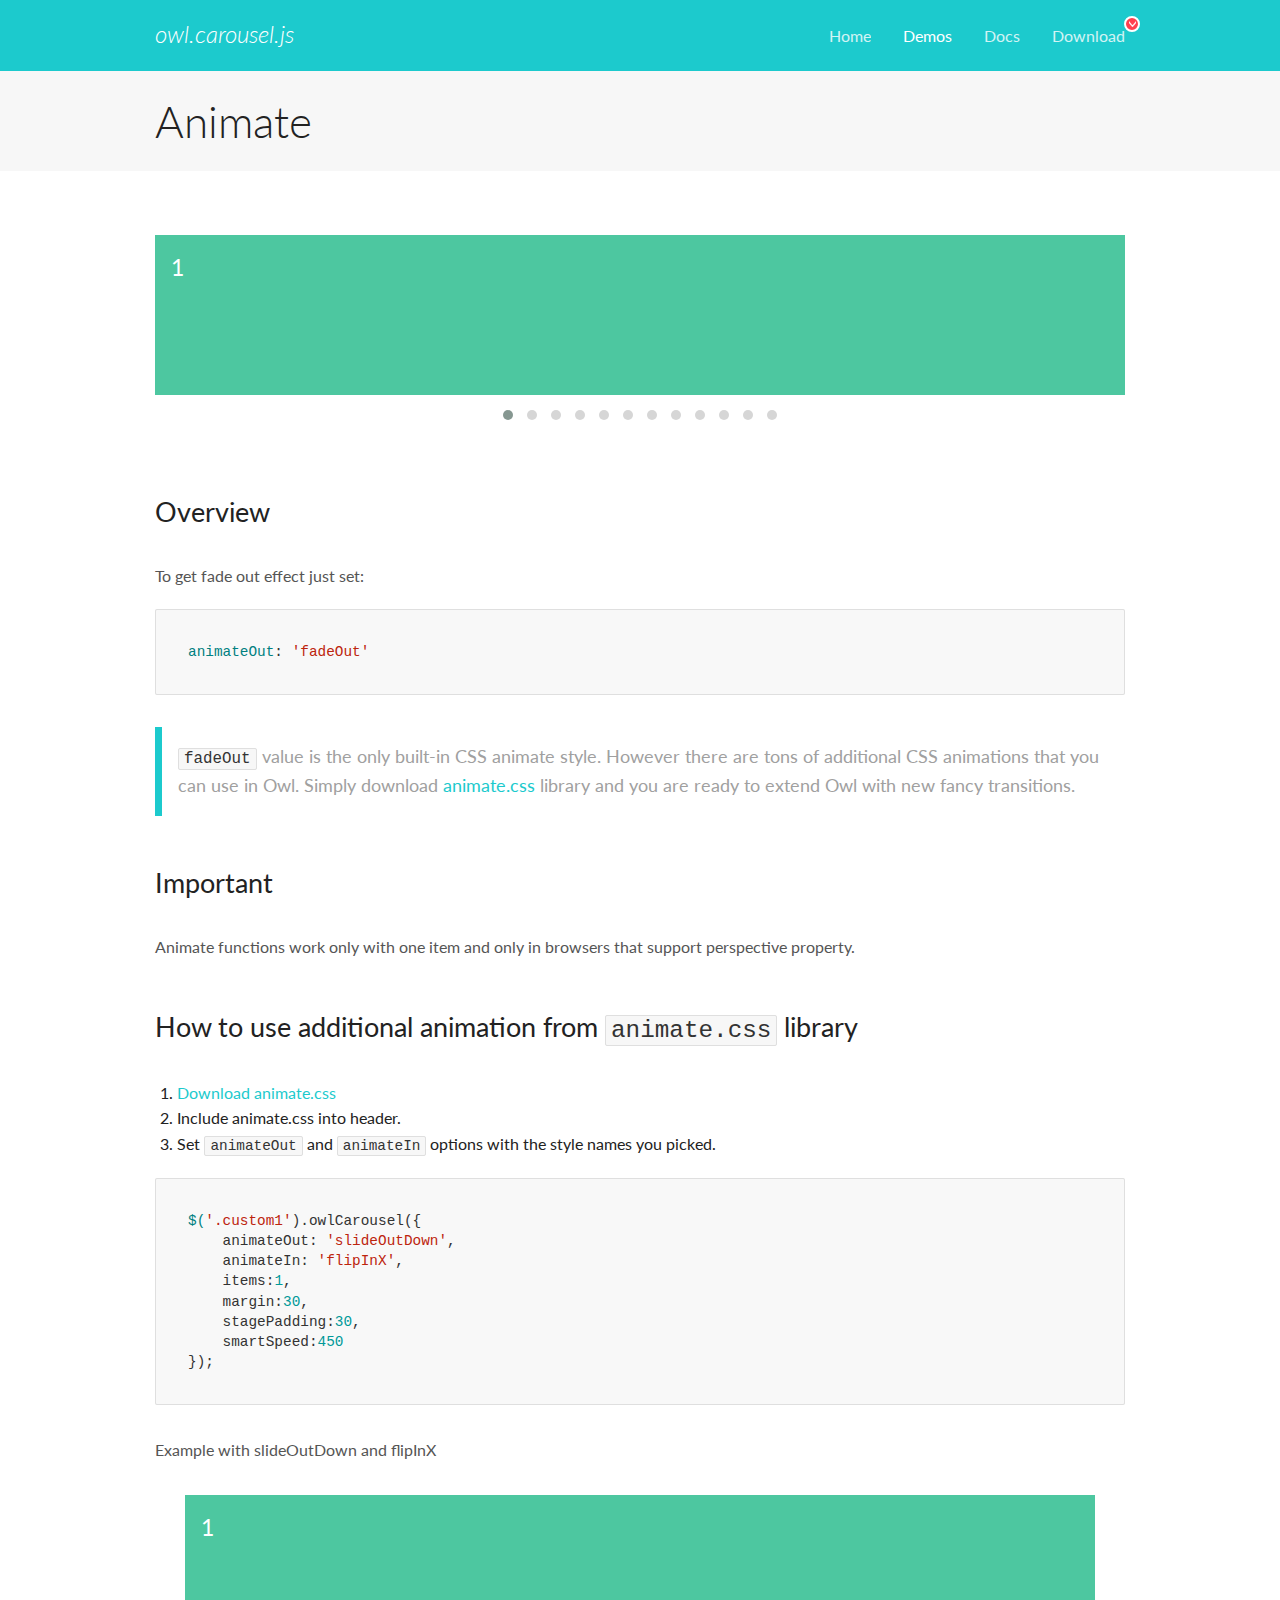
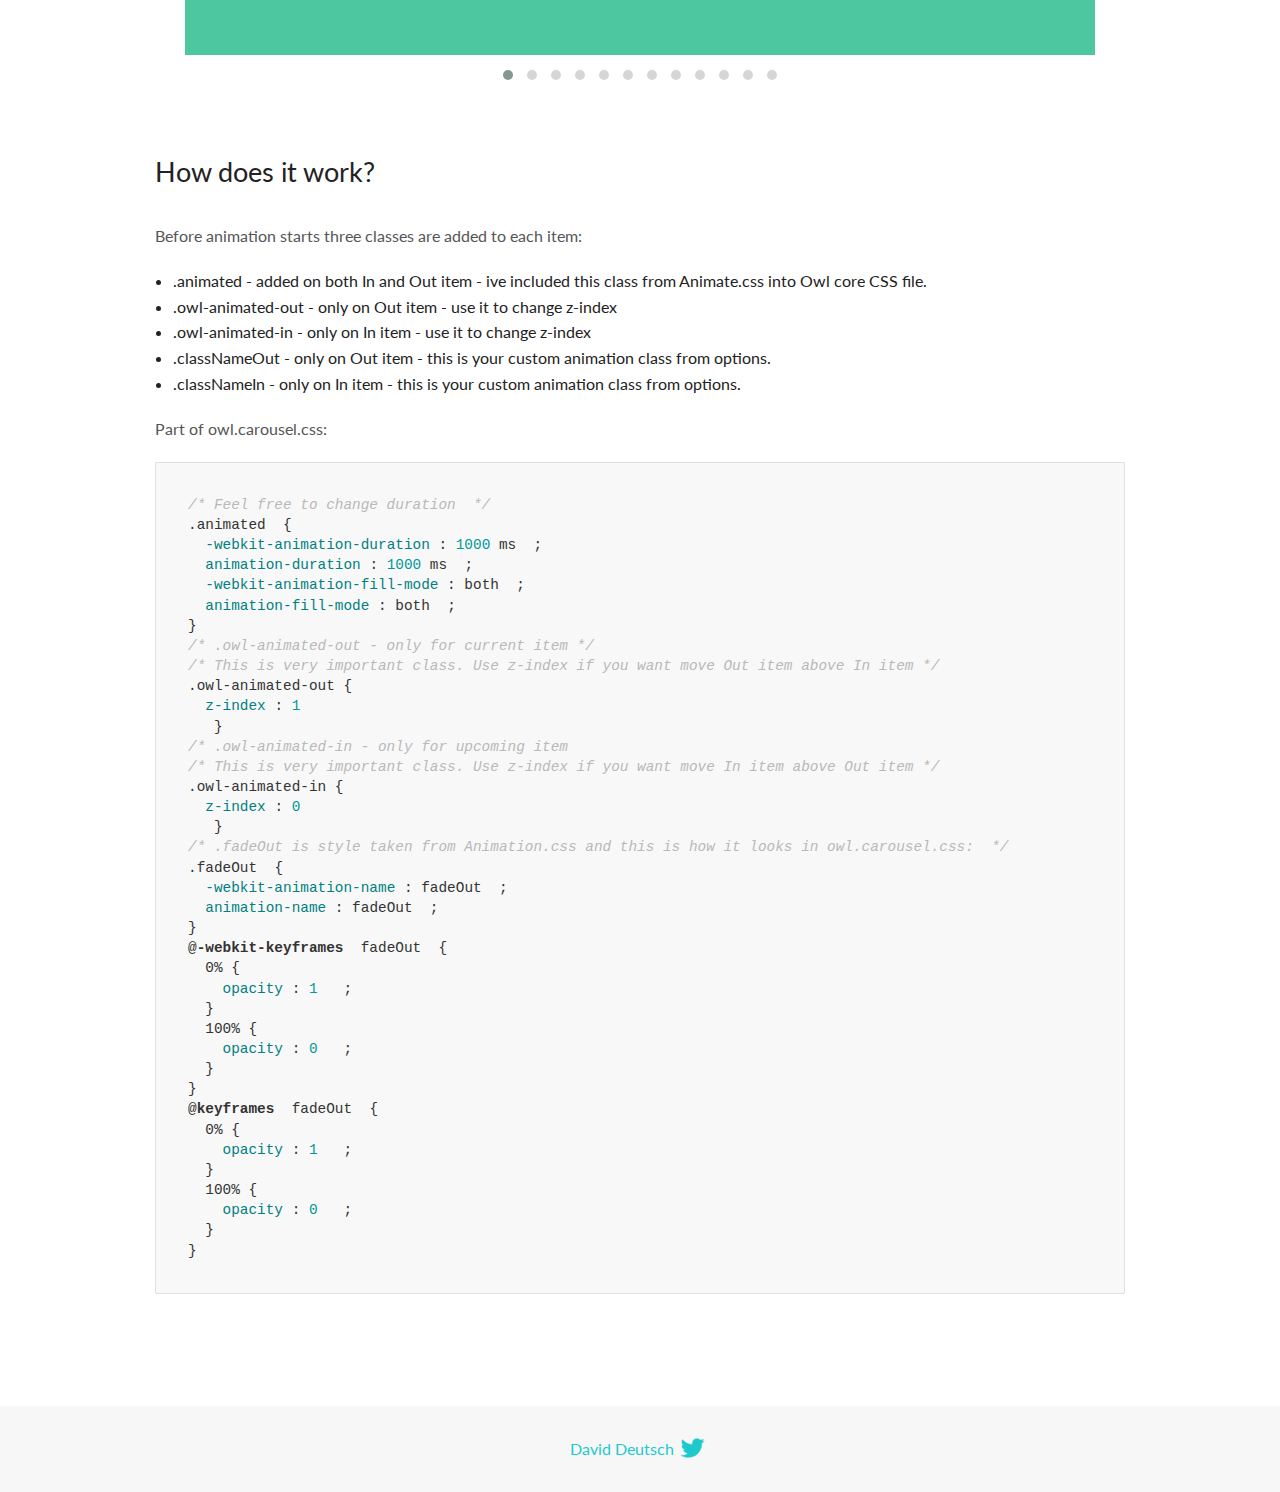
<file: assets/css/OwlCarousel2-2.3.4/docs/demos/animate.html>
<!DOCTYPE html>
<html lang="en">
  <head>

    <!-- head -->
    <meta charset="utf-8">
    <meta name="msapplication-tap-highlight" content="no" />
    <meta name="viewport" content="width=device-width, initial-scale=1.0" />
    <meta name="description" content="Animate carousel">
    <meta name="author" content="David Deutsch">
    <title>
      Animate Demo | Owl Carousel | 2.3.4
    </title>

    <!-- Stylesheets -->
    <link href='https://fonts.googleapis.com/css?family=Lato:300,400,700,400italic,300italic' rel='stylesheet' type='text/css'>
    <link rel="stylesheet" href="../assets/css/docs.theme.min.css">

    <!-- Owl Stylesheets -->
    <link rel="stylesheet" href="../assets/owlcarousel/assets/owl.carousel.min.css">
    <link rel="stylesheet" href="../assets/owlcarousel/assets/owl.theme.default.min.css">

    <!-- HTML5 shim and Respond.js IE8 support of HTML5 elements and media queries -->

    <!--[if lt IE 9]>
      <script src="https://oss.maxcdn.com/libs/html5shiv/3.7.0/html5shiv.js"></script>
      <script src="https://oss.maxcdn.com/libs/respond.js/1.3.0/respond.min.js"></script>
    <![endif]-->

    <!-- Favicons -->
    <link rel="apple-touch-icon-precomposed" sizes="144x144" href="../assets/ico/apple-touch-icon-144-precomposed.png">
    <link rel="shortcut icon" href="../assets/ico/favicon.png">
    <link rel="shortcut icon" href="favicon.ico">

    <!-- Yeah i know js should not be in header. Its required for demos.-->

    <!-- javascript -->
    <script src="../assets/vendors/jquery.min.js"></script>
    <script src="../assets/owlcarousel/owl.carousel.js"></script>
  </head>
  <body>

    <!-- header -->
    <header class="header">
      <div class="row">
        <div class="large-12 columns">
          <div class="brand left">
            <h3>
              <a href="/OwlCarousel2/">owl.carousel.js</a> 
            </h3>
          </div>
          <a id="toggle-nav" class="right">
            <span></span> <span></span> <span></span> 
          </a> 
          <div class="nav-bar">
            <ul class="clearfix">
              <li> <a href="/OwlCarousel2/index.html">Home</a>  </li>
              <li class="active">
                <a href="/OwlCarousel2/demos/demos.html">Demos</a> 
              </li>
              <li> <a href="/OwlCarousel2/docs/started-welcome.html">Docs</a>  </li>
              <li>
                <a href="https://github.com/OwlCarousel2/OwlCarousel2/archive/2.3.4.zip">Download</a> 
                <span class="download"></span> 
              </li>
            </ul>
          </div>
        </div>
      </div>
    </header>

    <!-- title -->
    <section class="title">
      <div class="row">
        <div class="large-12 columns">
          <h1>Animate</h1>
        </div>
      </div>
    </section>

    <!--  Demos -->
    <section id="demos">
      <div class="row">
        <div class="large-12 columns">
          <div class="fadeOut owl-carousel owl-theme">
            <div class="item">
              <h4>1</h4>
            </div>
            <div class="item">
              <h4>2</h4>
            </div>
            <div class="item">
              <h4>3</h4>
            </div>
            <div class="item">
              <h4>4</h4>
            </div>
            <div class="item">
              <h4>5</h4>
            </div>
            <div class="item">
              <h4>6</h4>
            </div>
            <div class="item">
              <h4>7</h4>
            </div>
            <div class="item">
              <h4>8</h4>
            </div>
            <div class="item">
              <h4>9</h4>
            </div>
            <div class="item">
              <h4>10</h4>
            </div>
            <div class="item">
              <h4>11</h4>
            </div>
            <div class="item">
              <h4>12</h4>
            </div>
          </div>
          <h3 id="overview">Overview</h3>
          <p>To get fade out effect just set:</p>
          <pre><code>animateOut: &#39;fadeOut&#39;</code></pre>
          <blockquote>
            <p><code>fadeOut</code> value is the only built-in CSS animate style. However there are tons of additional CSS animations that you can use in Owl. Simply download
              <a href="https://daneden.github.io/animate.css/">animate.css</a>  library and you are ready to extend Owl with new fancy transitions.</p>
          </blockquote>
          <h3 id="important">Important</h3>
          <p>Animate functions work only with one item and only in browsers that support perspective property.</p>
          <h3 id="how-to-use-additional-animation-from-animate-css-library">How to use additional animation from <code>animate.css</code> library</h3>
          <ol>
            <li> <a href="https://daneden.github.io/animate.css/">Download animate.css</a>  </li>
            <li>Include animate.css into header.</li>
            <li>Set <code>animateOut</code> and <code>animateIn</code> options with the style names you picked.</li>
          </ol>
          <pre><code>$(&#39;.custom1&#39;).owlCarousel({
    animateOut: &#39;slideOutDown&#39;,
    animateIn: &#39;flipInX&#39;,
    items:1,
    margin:30,
    stagePadding:30,
    smartSpeed:450
});</code></pre>
          <p>Example with slideOutDown and flipInX</p>
          <div class="custom1 owl-carousel owl-theme">
            <div class="item">
              <h4>1</h4>
            </div>
            <div class="item">
              <h4>2</h4>
            </div>
            <div class="item">
              <h4>3</h4>
            </div>
            <div class="item">
              <h4>4</h4>
            </div>
            <div class="item">
              <h4>5</h4>
            </div>
            <div class="item">
              <h4>6</h4>
            </div>
            <div class="item">
              <h4>7</h4>
            </div>
            <div class="item">
              <h4>8</h4>
            </div>
            <div class="item">
              <h4>9</h4>
            </div>
            <div class="item">
              <h4>10</h4>
            </div>
            <div class="item">
              <h4>11</h4>
            </div>
            <div class="item">
              <h4>12</h4>
            </div>
          </div>
          <h3 id="how-does-it-work-">How does it work?</h3>
          <p>Before animation starts three classes are added to each item:</p>
          <ul>
            <li>.animated - added on both In and Out item - ive included this class from Animate.css into Owl core CSS file.</li>
            <li>.owl-animated-out - only on Out item - use it to change z-index</li>
            <li>.owl-animated-in - only on In item - use it to change z-index</li>
            <li>.classNameOut - only on Out item - this is your custom animation class from options.</li>
            <li>.classNameIn - only on In item - this is your custom animation class from options.</li>
          </ul>
          <p>Part of owl.carousel.css:</p>
          <pre><code class="language-css"><span class="comment">/* Feel free to change duration  */</span> 
<span class="class">.animated</span>  <span class="rules">{
  <span class="rule"><span class="attribute">-webkit-animation-duration</span> :<span class="value"> <span class="number">1000</span> ms</span> </span> ;
  <span class="rule"><span class="attribute">animation-duration</span> :<span class="value"> <span class="number">1000</span> ms</span> </span> ;
  <span class="rule"><span class="attribute">-webkit-animation-fill-mode</span> :<span class="value"> both</span> </span> ;
  <span class="rule"><span class="attribute">animation-fill-mode</span> :<span class="value"> both</span> </span> ;
<span class="rule">}</span> </span> 
<span class="comment">/* .owl-animated-out - only for current item */</span> 
<span class="comment">/* This is very important class. Use z-index if you want move Out item above In item */</span> 
<span class="class">.owl-animated-out</span> <span class="rules">{
  <span class="rule"><span class="attribute">z-index</span> :<span class="value"> <span class="number">1</span> 
</span> </span> </span> }
<span class="comment">/* .owl-animated-in - only for upcoming item
/* This is very important class. Use z-index if you want move In item above Out item */</span> 
<span class="class">.owl-animated-in</span> <span class="rules">{
  <span class="rule"><span class="attribute">z-index</span> :<span class="value"> <span class="number">0</span> 
</span> </span> </span> }
<span class="comment">/* .fadeOut is style taken from Animation.css and this is how it looks in owl.carousel.css:  */</span> 
<span class="class">.fadeOut</span>  <span class="rules">{
  <span class="rule"><span class="attribute">-webkit-animation-name</span> :<span class="value"> fadeOut</span> </span> ;
  <span class="rule"><span class="attribute">animation-name</span> :<span class="value"> fadeOut</span> </span> ;
<span class="rule">}</span> </span> 
<span class="at_rule">@<span class="keyword">-webkit-keyframes</span>  fadeOut </span> {
  0% <span class="rules">{
    <span class="rule"><span class="attribute">opacity</span> :<span class="value"> <span class="number">1</span> </span> </span> ;
  <span class="rule">}</span> </span> 
  100% <span class="rules">{
    <span class="rule"><span class="attribute">opacity</span> :<span class="value"> <span class="number">0</span> </span> </span> ;
  <span class="rule">}</span> </span> 
}
<span class="at_rule">@<span class="keyword">keyframes</span>  fadeOut </span> {
  0% <span class="rules">{
    <span class="rule"><span class="attribute">opacity</span> :<span class="value"> <span class="number">1</span> </span> </span> ;
  <span class="rule">}</span> </span> 
  100% <span class="rules">{
    <span class="rule"><span class="attribute">opacity</span> :<span class="value"> <span class="number">0</span> </span> </span> ;
  <span class="rule">}</span> </span> 
}</code></pre>
          <link rel="stylesheet" href="../assets/css/animate.css">
          <script>
            jQuery(document).ready(function($) {
              $('.fadeOut').owlCarousel({
                items: 1,
                animateOut: 'fadeOut',
                loop: true,
                margin: 10,
              });
              $('.custom1').owlCarousel({
                animateOut: 'slideOutDown',
                animateIn: 'flipInX',
                items: 1,
                margin: 30,
                stagePadding: 30,
                smartSpeed: 450
              });
            });
          </script>
        </div>
      </div>
    </section>

    <!-- footer -->
    <footer class="footer">
      <div class="row">
        <div class="large-12 columns">
          <h5>
            <a href="/OwlCarousel2/docs/support-contact.html">David Deutsch</a> 
            <a id="custom-tweet-button" href="https://twitter.com/share?url=https://github.com/OwlCarousel2/OwlCarousel2&text=Owl Carousel - This is so awesome! " target="_blank"></a> 
          </h5>
        </div>
      </div>
    </footer>

    <!-- vendors -->
    <script src="../assets/vendors/highlight.js"></script>
    <script src="../assets/js/app.js"></script>
  </body>
</html>
</file>
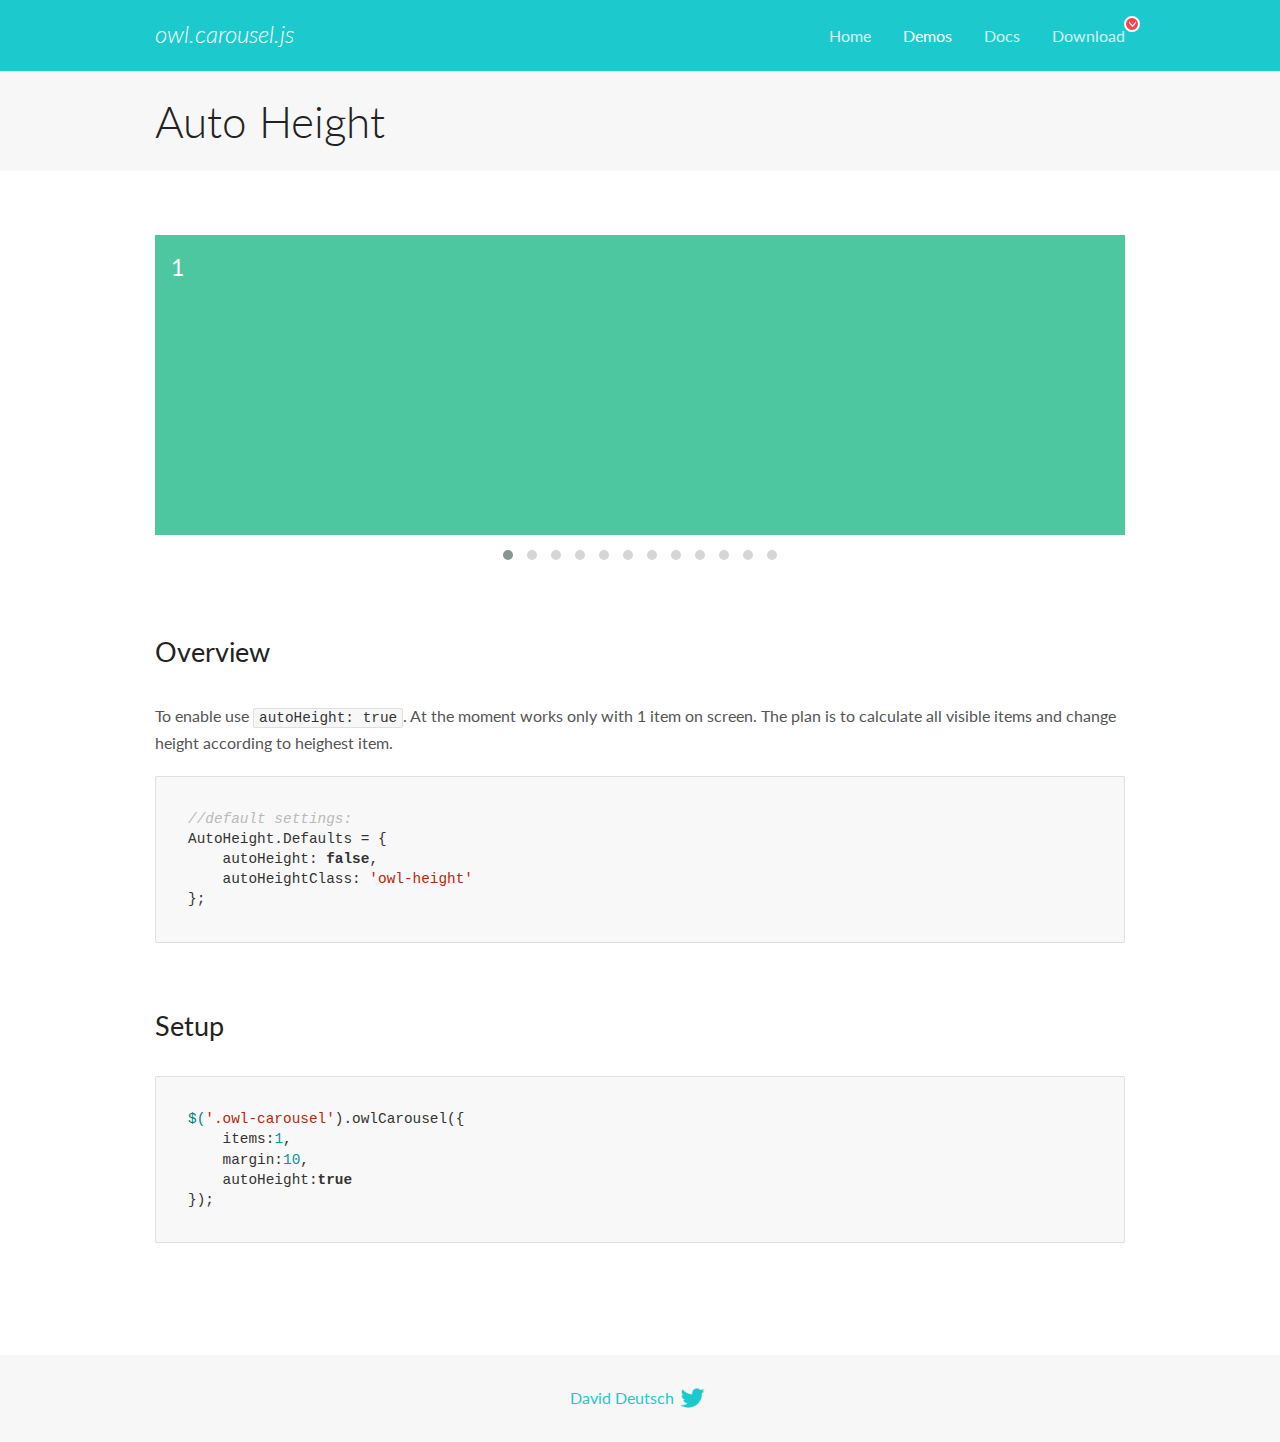
<file: assets/css/OwlCarousel2-2.3.4/docs/demos/autoheight.html>
<!DOCTYPE html>
<html lang="en">
  <head>

    <!-- head -->
    <meta charset="utf-8">
    <meta name="msapplication-tap-highlight" content="no" />
    <meta name="viewport" content="width=device-width, initial-scale=1.0" />
    <meta name="description" content="autoHeight usage demo">
    <meta name="author" content="David Deutsch">
    <title>
      Auto Height Demo | Owl Carousel | 2.3.4
    </title>

    <!-- Stylesheets -->
    <link href='https://fonts.googleapis.com/css?family=Lato:300,400,700,400italic,300italic' rel='stylesheet' type='text/css'>
    <link rel="stylesheet" href="../assets/css/docs.theme.min.css">

    <!-- Owl Stylesheets -->
    <link rel="stylesheet" href="../assets/owlcarousel/assets/owl.carousel.min.css">
    <link rel="stylesheet" href="../assets/owlcarousel/assets/owl.theme.default.min.css">

    <!-- HTML5 shim and Respond.js IE8 support of HTML5 elements and media queries -->

    <!--[if lt IE 9]>
      <script src="https://oss.maxcdn.com/libs/html5shiv/3.7.0/html5shiv.js"></script>
      <script src="https://oss.maxcdn.com/libs/respond.js/1.3.0/respond.min.js"></script>
    <![endif]-->

    <!-- Favicons -->
    <link rel="apple-touch-icon-precomposed" sizes="144x144" href="../assets/ico/apple-touch-icon-144-precomposed.png">
    <link rel="shortcut icon" href="../assets/ico/favicon.png">
    <link rel="shortcut icon" href="favicon.ico">

    <!-- Yeah i know js should not be in header. Its required for demos.-->

    <!-- javascript -->
    <script src="../assets/vendors/jquery.min.js"></script>
    <script src="../assets/owlcarousel/owl.carousel.js"></script>
  </head>
  <body>

    <!-- header -->
    <header class="header">
      <div class="row">
        <div class="large-12 columns">
          <div class="brand left">
            <h3>
              <a href="/OwlCarousel2/">owl.carousel.js</a> 
            </h3>
          </div>
          <a id="toggle-nav" class="right">
            <span></span> <span></span> <span></span> 
          </a> 
          <div class="nav-bar">
            <ul class="clearfix">
              <li> <a href="/OwlCarousel2/index.html">Home</a>  </li>
              <li class="active">
                <a href="/OwlCarousel2/demos/demos.html">Demos</a> 
              </li>
              <li> <a href="/OwlCarousel2/docs/started-welcome.html">Docs</a>  </li>
              <li>
                <a href="https://github.com/OwlCarousel2/OwlCarousel2/archive/2.3.4.zip">Download</a> 
                <span class="download"></span> 
              </li>
            </ul>
          </div>
        </div>
      </div>
    </header>

    <!-- title -->
    <section class="title">
      <div class="row">
        <div class="large-12 columns">
          <h1>Auto Height</h1>
        </div>
      </div>
    </section>

    <!--  Demos -->
    <section id="demos">
      <div class="row">
        <div class="large-12 columns">
          <div class="owl-carousel owl-theme">
            <div class="item" style="height:300px">
              <h4>1</h4>
            </div>
            <div class="item" style="height:100px">
              <h4>2</h4>
            </div>
            <div class="item" style="height:500px">
              <h4>3</h4>
            </div>
            <div class="item" style="height:250px">
              <h4>4</h4>
            </div>
            <div class="item" style="height:400px">
              <h4>5</h4>
            </div>
            <div class="item" style="height:500px">
              <h4>6</h4>
            </div>
            <div class="item" style="height:600px">
              <h4>7</h4>
            </div>
            <div class="item" style="height:400px">
              <h4>8</h4>
            </div>
            <div class="item" style="height:300px">
              <h4>9</h4>
            </div>
            <div class="item" style="height:350px">
              <h4>10</h4>
            </div>
            <div class="item" style="height:200px">
              <h4>11</h4>
            </div>
            <div class="item" style="height:150px">
              <h4>12</h4>
            </div>
          </div>
          <h3 id="overview">Overview</h3>
          <p>To enable use <code>autoHeight: true</code>. At the moment works only with 1 item on screen. The plan is to calculate all visible items and change height according to heighest item.</p>
          <pre><code>//default settings:
AutoHeight.Defaults = {
    autoHeight: false,
    autoHeightClass: &#39;owl-height&#39;
};</code></pre>
          <h3 id="setup">Setup</h3>
          <pre><code>$(&#39;.owl-carousel&#39;).owlCarousel({
    items:1,
    margin:10,
    autoHeight:true
});</code></pre>
          <script>
            $(document).ready(function() {
              $('.owl-carousel').owlCarousel({
                items: 1,
                margin: 10,
                autoHeight: true
              });
            })
          </script>
        </div>
      </div>
    </section>

    <!-- footer -->
    <footer class="footer">
      <div class="row">
        <div class="large-12 columns">
          <h5>
            <a href="/OwlCarousel2/docs/support-contact.html">David Deutsch</a> 
            <a id="custom-tweet-button" href="https://twitter.com/share?url=https://github.com/OwlCarousel2/OwlCarousel2&text=Owl Carousel - This is so awesome! " target="_blank"></a> 
          </h5>
        </div>
      </div>
    </footer>

    <!-- vendors -->
    <script src="../assets/vendors/highlight.js"></script>
    <script src="../assets/js/app.js"></script>
  </body>
</html>
</file>
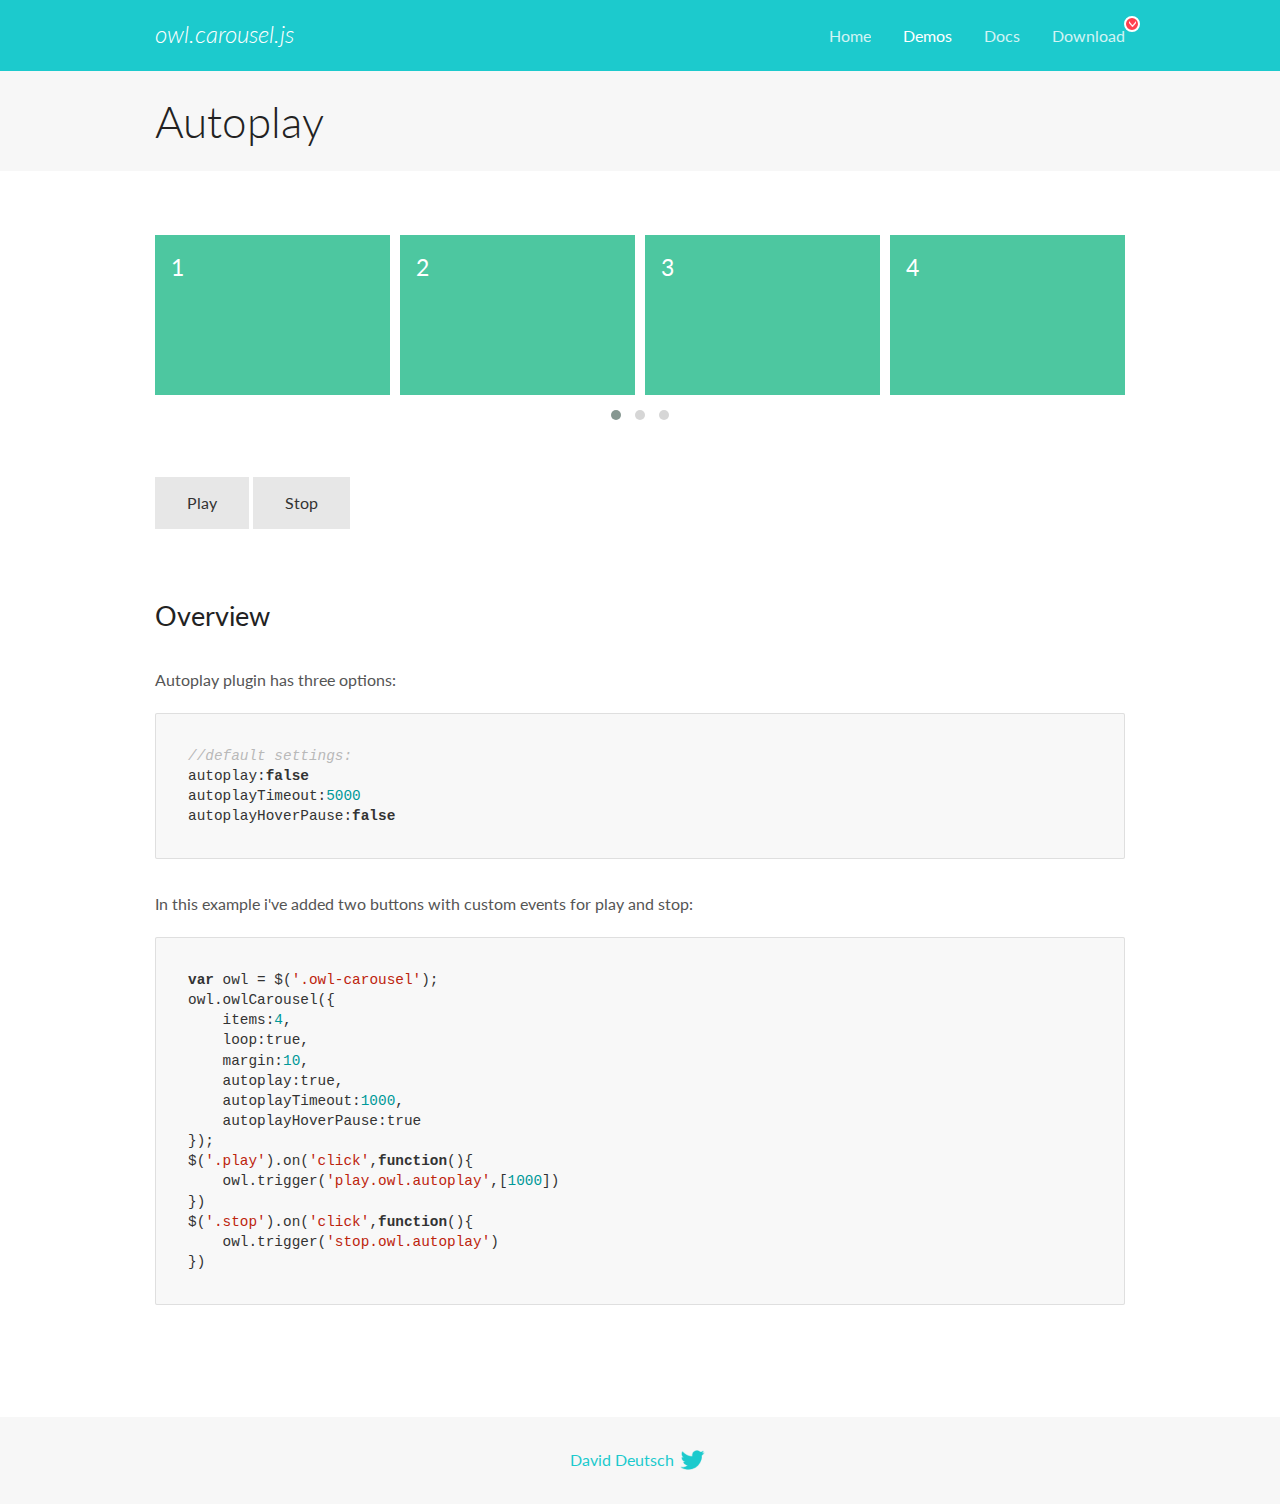
<file: assets/css/OwlCarousel2-2.3.4/docs/demos/autoplay.html>
<!DOCTYPE html>
<html lang="en">
  <head>

    <!-- head -->
    <meta charset="utf-8">
    <meta name="msapplication-tap-highlight" content="no" />
    <meta name="viewport" content="width=device-width, initial-scale=1.0" />
    <meta name="description" content="Autoplay usage demo">
    <meta name="author" content="David Deutsch">
    <title>
      Autoplay Demo | Owl Carousel | 2.3.4
    </title>

    <!-- Stylesheets -->
    <link href='https://fonts.googleapis.com/css?family=Lato:300,400,700,400italic,300italic' rel='stylesheet' type='text/css'>
    <link rel="stylesheet" href="../assets/css/docs.theme.min.css">

    <!-- Owl Stylesheets -->
    <link rel="stylesheet" href="../assets/owlcarousel/assets/owl.carousel.min.css">
    <link rel="stylesheet" href="../assets/owlcarousel/assets/owl.theme.default.min.css">

    <!-- HTML5 shim and Respond.js IE8 support of HTML5 elements and media queries -->

    <!--[if lt IE 9]>
      <script src="https://oss.maxcdn.com/libs/html5shiv/3.7.0/html5shiv.js"></script>
      <script src="https://oss.maxcdn.com/libs/respond.js/1.3.0/respond.min.js"></script>
    <![endif]-->

    <!-- Favicons -->
    <link rel="apple-touch-icon-precomposed" sizes="144x144" href="../assets/ico/apple-touch-icon-144-precomposed.png">
    <link rel="shortcut icon" href="../assets/ico/favicon.png">
    <link rel="shortcut icon" href="favicon.ico">

    <!-- Yeah i know js should not be in header. Its required for demos.-->

    <!-- javascript -->
    <script src="../assets/vendors/jquery.min.js"></script>
    <script src="../assets/owlcarousel/owl.carousel.js"></script>
  </head>
  <body>

    <!-- header -->
    <header class="header">
      <div class="row">
        <div class="large-12 columns">
          <div class="brand left">
            <h3>
              <a href="/OwlCarousel2/">owl.carousel.js</a> 
            </h3>
          </div>
          <a id="toggle-nav" class="right">
            <span></span> <span></span> <span></span> 
          </a> 
          <div class="nav-bar">
            <ul class="clearfix">
              <li> <a href="/OwlCarousel2/index.html">Home</a>  </li>
              <li class="active">
                <a href="/OwlCarousel2/demos/demos.html">Demos</a> 
              </li>
              <li> <a href="/OwlCarousel2/docs/started-welcome.html">Docs</a>  </li>
              <li>
                <a href="https://github.com/OwlCarousel2/OwlCarousel2/archive/2.3.4.zip">Download</a> 
                <span class="download"></span> 
              </li>
            </ul>
          </div>
        </div>
      </div>
    </header>

    <!-- title -->
    <section class="title">
      <div class="row">
        <div class="large-12 columns">
          <h1>Autoplay</h1>
        </div>
      </div>
    </section>

    <!--  Demos -->
    <section id="demos">
      <div class="row">
        <div class="large-12 columns">
          <div class="owl-carousel owl-theme">
            <div class="item">
              <h4>1</h4>
            </div>
            <div class="item">
              <h4>2</h4>
            </div>
            <div class="item">
              <h4>3</h4>
            </div>
            <div class="item">
              <h4>4</h4>
            </div>
            <div class="item">
              <h4>5</h4>
            </div>
            <div class="item">
              <h4>6</h4>
            </div>
            <div class="item">
              <h4>7</h4>
            </div>
            <div class="item">
              <h4>8</h4>
            </div>
            <div class="item">
              <h4>9</h4>
            </div>
            <div class="item">
              <h4>10</h4>
            </div>
            <div class="item">
              <h4>11</h4>
            </div>
            <div class="item">
              <h4>12</h4>
            </div>
          </div>
          <a class="button secondary play">Play</a> 
          <a class="button secondary stop">Stop</a> 
          <h3 id="overview">Overview</h3>
          <p>Autoplay plugin has three options:</p>
          <pre><code>//default settings:
autoplay:false
autoplayTimeout:5000
autoplayHoverPause:false</code></pre>
          <p>In this example i&#39;ve added two buttons with custom events for play and stop:</p>
          <pre><code>var owl = $(&#39;.owl-carousel&#39;);
owl.owlCarousel({
    items:4,
    loop:true,
    margin:10,
    autoplay:true,
    autoplayTimeout:1000,
    autoplayHoverPause:true
});
$(&#39;.play&#39;).on(&#39;click&#39;,function(){
    owl.trigger(&#39;play.owl.autoplay&#39;,[1000])
})
$(&#39;.stop&#39;).on(&#39;click&#39;,function(){
    owl.trigger(&#39;stop.owl.autoplay&#39;)
})</code></pre>
          <script>
            $(document).ready(function() {
              var owl = $('.owl-carousel');
              owl.owlCarousel({
                items: 4,
                loop: true,
                margin: 10,
                autoplay: true,
                autoplayTimeout: 1000,
                autoplayHoverPause: true
              });
              $('.play').on('click', function() {
                owl.trigger('play.owl.autoplay', [1000])
              })
              $('.stop').on('click', function() {
                owl.trigger('stop.owl.autoplay')
              })
            })
          </script>
        </div>
      </div>
    </section>

    <!-- footer -->
    <footer class="footer">
      <div class="row">
        <div class="large-12 columns">
          <h5>
            <a href="/OwlCarousel2/docs/support-contact.html">David Deutsch</a> 
            <a id="custom-tweet-button" href="https://twitter.com/share?url=https://github.com/OwlCarousel2/OwlCarousel2&text=Owl Carousel - This is so awesome! " target="_blank"></a> 
          </h5>
        </div>
      </div>
    </footer>

    <!-- vendors -->
    <script src="../assets/vendors/highlight.js"></script>
    <script src="../assets/js/app.js"></script>
  </body>
</html>
</file>
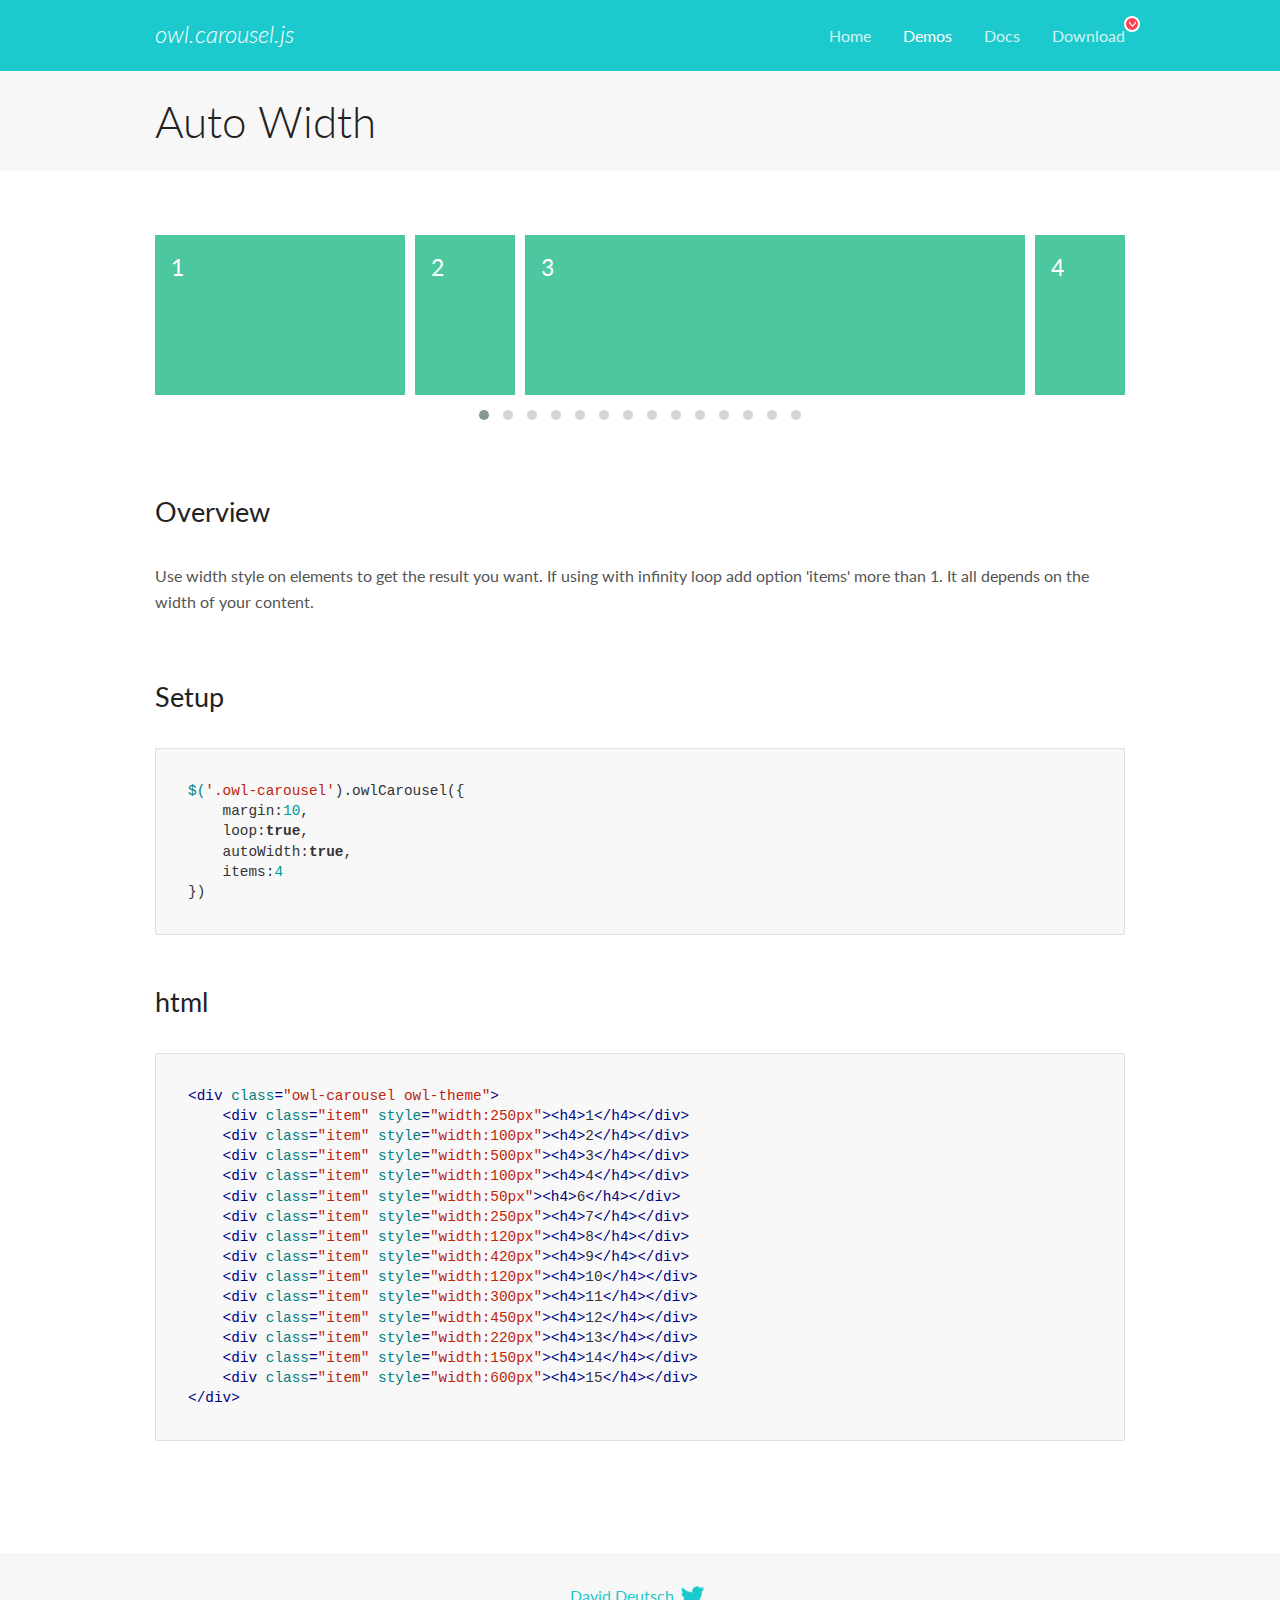
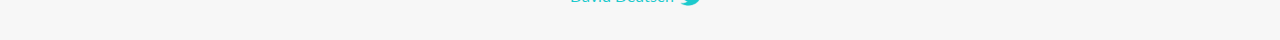
<file: assets/css/OwlCarousel2-2.3.4/docs/demos/autowidth.html>
<!DOCTYPE html>
<html lang="en">
  <head>

    <!-- head -->
    <meta charset="utf-8">
    <meta name="msapplication-tap-highlight" content="no" />
    <meta name="viewport" content="width=device-width, initial-scale=1.0" />
    <meta name="description" content="Auto Width">
    <meta name="author" content="David Deutsch">
    <title>
      Auto Width Demo | Owl Carousel | 2.3.4
    </title>

    <!-- Stylesheets -->
    <link href='https://fonts.googleapis.com/css?family=Lato:300,400,700,400italic,300italic' rel='stylesheet' type='text/css'>
    <link rel="stylesheet" href="../assets/css/docs.theme.min.css">

    <!-- Owl Stylesheets -->
    <link rel="stylesheet" href="../assets/owlcarousel/assets/owl.carousel.min.css">
    <link rel="stylesheet" href="../assets/owlcarousel/assets/owl.theme.default.min.css">

    <!-- HTML5 shim and Respond.js IE8 support of HTML5 elements and media queries -->

    <!--[if lt IE 9]>
      <script src="https://oss.maxcdn.com/libs/html5shiv/3.7.0/html5shiv.js"></script>
      <script src="https://oss.maxcdn.com/libs/respond.js/1.3.0/respond.min.js"></script>
    <![endif]-->

    <!-- Favicons -->
    <link rel="apple-touch-icon-precomposed" sizes="144x144" href="../assets/ico/apple-touch-icon-144-precomposed.png">
    <link rel="shortcut icon" href="../assets/ico/favicon.png">
    <link rel="shortcut icon" href="favicon.ico">

    <!-- Yeah i know js should not be in header. Its required for demos.-->

    <!-- javascript -->
    <script src="../assets/vendors/jquery.min.js"></script>
    <script src="../assets/owlcarousel/owl.carousel.js"></script>
  </head>
  <body>

    <!-- header -->
    <header class="header">
      <div class="row">
        <div class="large-12 columns">
          <div class="brand left">
            <h3>
              <a href="/OwlCarousel2/">owl.carousel.js</a> 
            </h3>
          </div>
          <a id="toggle-nav" class="right">
            <span></span> <span></span> <span></span> 
          </a> 
          <div class="nav-bar">
            <ul class="clearfix">
              <li> <a href="/OwlCarousel2/index.html">Home</a>  </li>
              <li class="active">
                <a href="/OwlCarousel2/demos/demos.html">Demos</a> 
              </li>
              <li> <a href="/OwlCarousel2/docs/started-welcome.html">Docs</a>  </li>
              <li>
                <a href="https://github.com/OwlCarousel2/OwlCarousel2/archive/2.3.4.zip">Download</a> 
                <span class="download"></span> 
              </li>
            </ul>
          </div>
        </div>
      </div>
    </header>

    <!-- title -->
    <section class="title">
      <div class="row">
        <div class="large-12 columns">
          <h1>Auto Width</h1>
        </div>
      </div>
    </section>

    <!--  Demos -->
    <section id="demos">
      <div class="row">
        <div class="large-12 columns">
          <div class="owl-carousel owl-theme">
            <div class="item" style="width:250px">
              <h4>1</h4>
            </div>
            <div class="item" style="width:100px">
              <h4>2</h4>
            </div>
            <div class="item" style="width:500px">
              <h4>3</h4>
            </div>
            <div class="item" style="width:100px">
              <h4>4</h4>
            </div>
            <div class="item" style="width:50px">
              <h4>6</h4>
            </div>
            <div class="item" style="width:250px">
              <h4>7</h4>
            </div>
            <div class="item" style="width:120px">
              <h4>8</h4>
            </div>
            <div class="item" style="width:420px">
              <h4>9</h4>
            </div>
            <div class="item" style="width:120px">
              <h4>10</h4>
            </div>
            <div class="item" style="width:300px">
              <h4>11</h4>
            </div>
            <div class="item" style="width:450px">
              <h4>12</h4>
            </div>
            <div class="item" style="width:220px">
              <h4>13</h4>
            </div>
            <div class="item" style="width:150px">
              <h4>14</h4>
            </div>
            <div class="item" style="width:600px">
              <h4>15</h4>
            </div>
          </div>
          <h3 id="overview">Overview</h3>
          <p>Use width style on elements to get the result you want. If using with infinity loop add option &#39;items&#39; more than 1. It all depends on the width of your content.</p>
          <h3 id="setup">Setup</h3>
          <pre><code>$(&#39;.owl-carousel&#39;).owlCarousel({
    margin:10,
    loop:true,
    autoWidth:true,
    items:4
})</code></pre>
          <h3 id="html">html</h3>
          <pre><code>&lt;div class=&quot;owl-carousel owl-theme&quot;&gt;
    &lt;div class=&quot;item&quot; style=&quot;width:250px&quot;&gt;&lt;h4&gt;1&lt;/h4&gt;&lt;/div&gt;
    &lt;div class=&quot;item&quot; style=&quot;width:100px&quot;&gt;&lt;h4&gt;2&lt;/h4&gt;&lt;/div&gt;
    &lt;div class=&quot;item&quot; style=&quot;width:500px&quot;&gt;&lt;h4&gt;3&lt;/h4&gt;&lt;/div&gt;
    &lt;div class=&quot;item&quot; style=&quot;width:100px&quot;&gt;&lt;h4&gt;4&lt;/h4&gt;&lt;/div&gt;
    &lt;div class=&quot;item&quot; style=&quot;width:50px&quot;&gt;&lt;h4&gt;6&lt;/h4&gt;&lt;/div&gt;
    &lt;div class=&quot;item&quot; style=&quot;width:250px&quot;&gt;&lt;h4&gt;7&lt;/h4&gt;&lt;/div&gt;
    &lt;div class=&quot;item&quot; style=&quot;width:120px&quot;&gt;&lt;h4&gt;8&lt;/h4&gt;&lt;/div&gt;
    &lt;div class=&quot;item&quot; style=&quot;width:420px&quot;&gt;&lt;h4&gt;9&lt;/h4&gt;&lt;/div&gt;
    &lt;div class=&quot;item&quot; style=&quot;width:120px&quot;&gt;&lt;h4&gt;10&lt;/h4&gt;&lt;/div&gt;
    &lt;div class=&quot;item&quot; style=&quot;width:300px&quot;&gt;&lt;h4&gt;11&lt;/h4&gt;&lt;/div&gt;
    &lt;div class=&quot;item&quot; style=&quot;width:450px&quot;&gt;&lt;h4&gt;12&lt;/h4&gt;&lt;/div&gt;
    &lt;div class=&quot;item&quot; style=&quot;width:220px&quot;&gt;&lt;h4&gt;13&lt;/h4&gt;&lt;/div&gt;
    &lt;div class=&quot;item&quot; style=&quot;width:150px&quot;&gt;&lt;h4&gt;14&lt;/h4&gt;&lt;/div&gt;
    &lt;div class=&quot;item&quot; style=&quot;width:600px&quot;&gt;&lt;h4&gt;15&lt;/h4&gt;&lt;/div&gt;
&lt;/div&gt;</code></pre>
          <script>
            $(document).ready(function() {
              $('.owl-carousel').owlCarousel({
                margin: 10,
                loop: true,
                autoWidth: true,
                items: 4
              })
            })
          </script>
        </div>
      </div>
    </section>

    <!-- footer -->
    <footer class="footer">
      <div class="row">
        <div class="large-12 columns">
          <h5>
            <a href="/OwlCarousel2/docs/support-contact.html">David Deutsch</a> 
            <a id="custom-tweet-button" href="https://twitter.com/share?url=https://github.com/OwlCarousel2/OwlCarousel2&text=Owl Carousel - This is so awesome! " target="_blank"></a> 
          </h5>
        </div>
      </div>
    </footer>

    <!-- vendors -->
    <script src="../assets/vendors/highlight.js"></script>
    <script src="../assets/js/app.js"></script>
  </body>
</html>
</file>
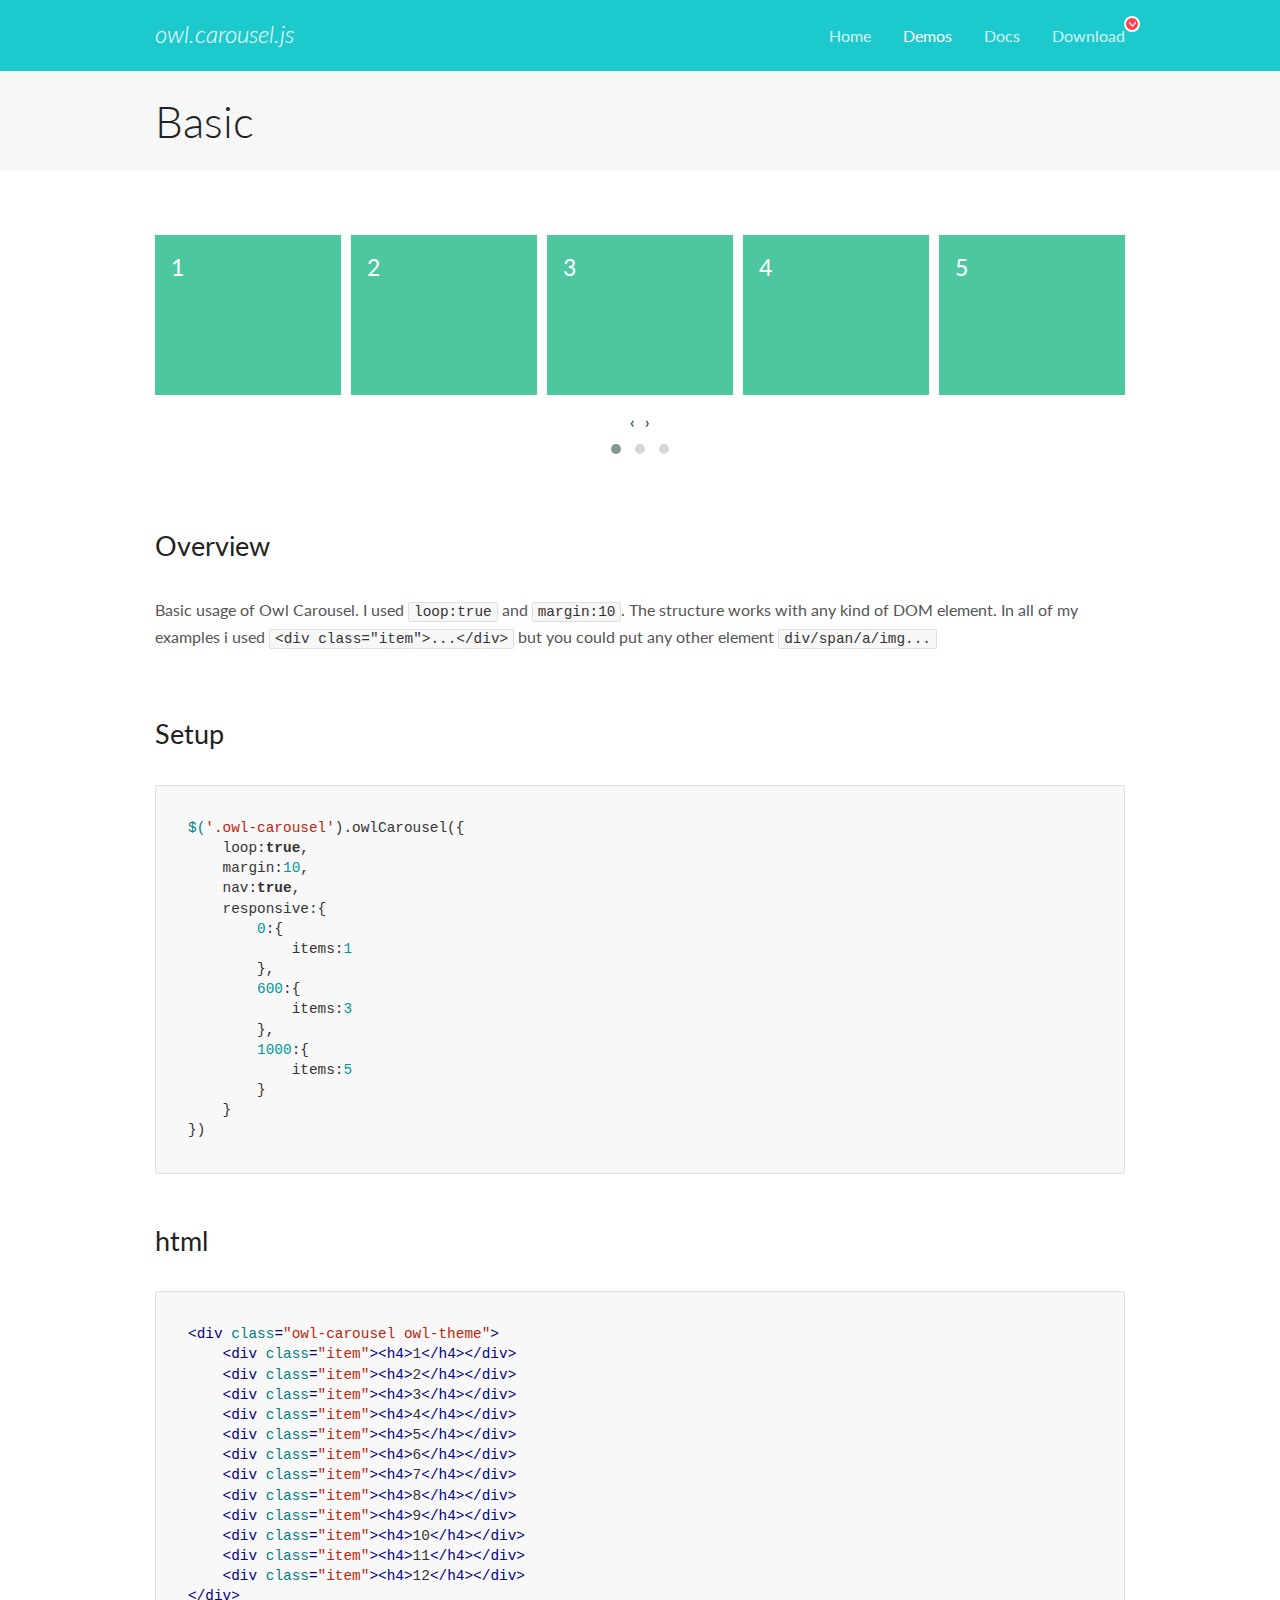
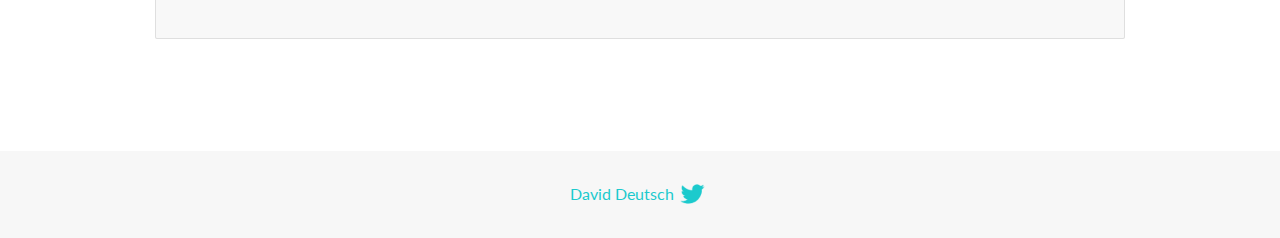
<file: assets/css/OwlCarousel2-2.3.4/docs/demos/basic.html>
<!DOCTYPE html>
<html lang="en">
  <head>

    <!-- head -->
    <meta charset="utf-8">
    <meta name="msapplication-tap-highlight" content="no" />
    <meta name="viewport" content="width=device-width, initial-scale=1.0" />
    <meta name="description" content="Basic usage demo">
    <meta name="author" content="David Deutsch">
    <title>
      Basic Demo | Owl Carousel | 2.3.4
    </title>

    <!-- Stylesheets -->
    <link href='https://fonts.googleapis.com/css?family=Lato:300,400,700,400italic,300italic' rel='stylesheet' type='text/css'>
    <link rel="stylesheet" href="../assets/css/docs.theme.min.css">

    <!-- Owl Stylesheets -->
    <link rel="stylesheet" href="../assets/owlcarousel/assets/owl.carousel.min.css">
    <link rel="stylesheet" href="../assets/owlcarousel/assets/owl.theme.default.min.css">

    <!-- HTML5 shim and Respond.js IE8 support of HTML5 elements and media queries -->

    <!--[if lt IE 9]>
      <script src="https://oss.maxcdn.com/libs/html5shiv/3.7.0/html5shiv.js"></script>
      <script src="https://oss.maxcdn.com/libs/respond.js/1.3.0/respond.min.js"></script>
    <![endif]-->

    <!-- Favicons -->
    <link rel="apple-touch-icon-precomposed" sizes="144x144" href="../assets/ico/apple-touch-icon-144-precomposed.png">
    <link rel="shortcut icon" href="../assets/ico/favicon.png">
    <link rel="shortcut icon" href="favicon.ico">

    <!-- Yeah i know js should not be in header. Its required for demos.-->

    <!-- javascript -->
    <script src="../assets/vendors/jquery.min.js"></script>
    <script src="../assets/owlcarousel/owl.carousel.js"></script>
  </head>
  <body>

    <!-- header -->
    <header class="header">
      <div class="row">
        <div class="large-12 columns">
          <div class="brand left">
            <h3>
              <a href="/OwlCarousel2/">owl.carousel.js</a> 
            </h3>
          </div>
          <a id="toggle-nav" class="right">
            <span></span> <span></span> <span></span> 
          </a> 
          <div class="nav-bar">
            <ul class="clearfix">
              <li> <a href="/OwlCarousel2/index.html">Home</a>  </li>
              <li class="active">
                <a href="/OwlCarousel2/demos/demos.html">Demos</a> 
              </li>
              <li> <a href="/OwlCarousel2/docs/started-welcome.html">Docs</a>  </li>
              <li>
                <a href="https://github.com/OwlCarousel2/OwlCarousel2/archive/2.3.4.zip">Download</a> 
                <span class="download"></span> 
              </li>
            </ul>
          </div>
        </div>
      </div>
    </header>

    <!-- title -->
    <section class="title">
      <div class="row">
        <div class="large-12 columns">
          <h1>Basic</h1>
        </div>
      </div>
    </section>

    <!--  Demos -->
    <section id="demos">
      <div class="row">
        <div class="large-12 columns">
          <div class="owl-carousel owl-theme">
            <div class="item">
              <h4>1</h4>
            </div>
            <div class="item">
              <h4>2</h4>
            </div>
            <div class="item">
              <h4>3</h4>
            </div>
            <div class="item">
              <h4>4</h4>
            </div>
            <div class="item">
              <h4>5</h4>
            </div>
            <div class="item">
              <h4>6</h4>
            </div>
            <div class="item">
              <h4>7</h4>
            </div>
            <div class="item">
              <h4>8</h4>
            </div>
            <div class="item">
              <h4>9</h4>
            </div>
            <div class="item">
              <h4>10</h4>
            </div>
            <div class="item">
              <h4>11</h4>
            </div>
            <div class="item">
              <h4>12</h4>
            </div>
          </div>
          <h3 id="overview">Overview</h3>
          <p>Basic usage of Owl Carousel. I used <code>loop:true</code> and <code>margin:10</code>. The structure works with any kind of DOM element. In all of my examples i used <code>&lt;div class=&quot;item&quot;&gt;...&lt;/div&gt;</code> but you could
            put any other element <code>div/span/a/img...</code></p>
          <h3 id="setup">Setup</h3>
          <pre><code>$(&#39;.owl-carousel&#39;).owlCarousel({
    loop:true,
    margin:10,
    nav:true,
    responsive:{
        0:{
            items:1
        },
        600:{
            items:3
        },
        1000:{
            items:5
        }
    }
})</code></pre>
          <h3 id="html">html</h3>
          <pre><code>&lt;div class=&quot;owl-carousel owl-theme&quot;&gt;
    &lt;div class=&quot;item&quot;&gt;&lt;h4&gt;1&lt;/h4&gt;&lt;/div&gt;
    &lt;div class=&quot;item&quot;&gt;&lt;h4&gt;2&lt;/h4&gt;&lt;/div&gt;
    &lt;div class=&quot;item&quot;&gt;&lt;h4&gt;3&lt;/h4&gt;&lt;/div&gt;
    &lt;div class=&quot;item&quot;&gt;&lt;h4&gt;4&lt;/h4&gt;&lt;/div&gt;
    &lt;div class=&quot;item&quot;&gt;&lt;h4&gt;5&lt;/h4&gt;&lt;/div&gt;
    &lt;div class=&quot;item&quot;&gt;&lt;h4&gt;6&lt;/h4&gt;&lt;/div&gt;
    &lt;div class=&quot;item&quot;&gt;&lt;h4&gt;7&lt;/h4&gt;&lt;/div&gt;
    &lt;div class=&quot;item&quot;&gt;&lt;h4&gt;8&lt;/h4&gt;&lt;/div&gt;
    &lt;div class=&quot;item&quot;&gt;&lt;h4&gt;9&lt;/h4&gt;&lt;/div&gt;
    &lt;div class=&quot;item&quot;&gt;&lt;h4&gt;10&lt;/h4&gt;&lt;/div&gt;
    &lt;div class=&quot;item&quot;&gt;&lt;h4&gt;11&lt;/h4&gt;&lt;/div&gt;
    &lt;div class=&quot;item&quot;&gt;&lt;h4&gt;12&lt;/h4&gt;&lt;/div&gt;
&lt;/div&gt;</code></pre>
          <script>
            $(document).ready(function() {
              var owl = $('.owl-carousel');
              owl.owlCarousel({
                margin: 10,
                nav: true,
                loop: true,
                responsive: {
                  0: {
                    items: 1
                  },
                  600: {
                    items: 3
                  },
                  1000: {
                    items: 5
                  }
                }
              })
            })
          </script>
        </div>
      </div>
    </section>

    <!-- footer -->
    <footer class="footer">
      <div class="row">
        <div class="large-12 columns">
          <h5>
            <a href="/OwlCarousel2/docs/support-contact.html">David Deutsch</a> 
            <a id="custom-tweet-button" href="https://twitter.com/share?url=https://github.com/OwlCarousel2/OwlCarousel2&text=Owl Carousel - This is so awesome! " target="_blank"></a> 
          </h5>
        </div>
      </div>
    </footer>

    <!-- vendors -->
    <script src="../assets/vendors/highlight.js"></script>
    <script src="../assets/js/app.js"></script>
  </body>
</html>
</file>
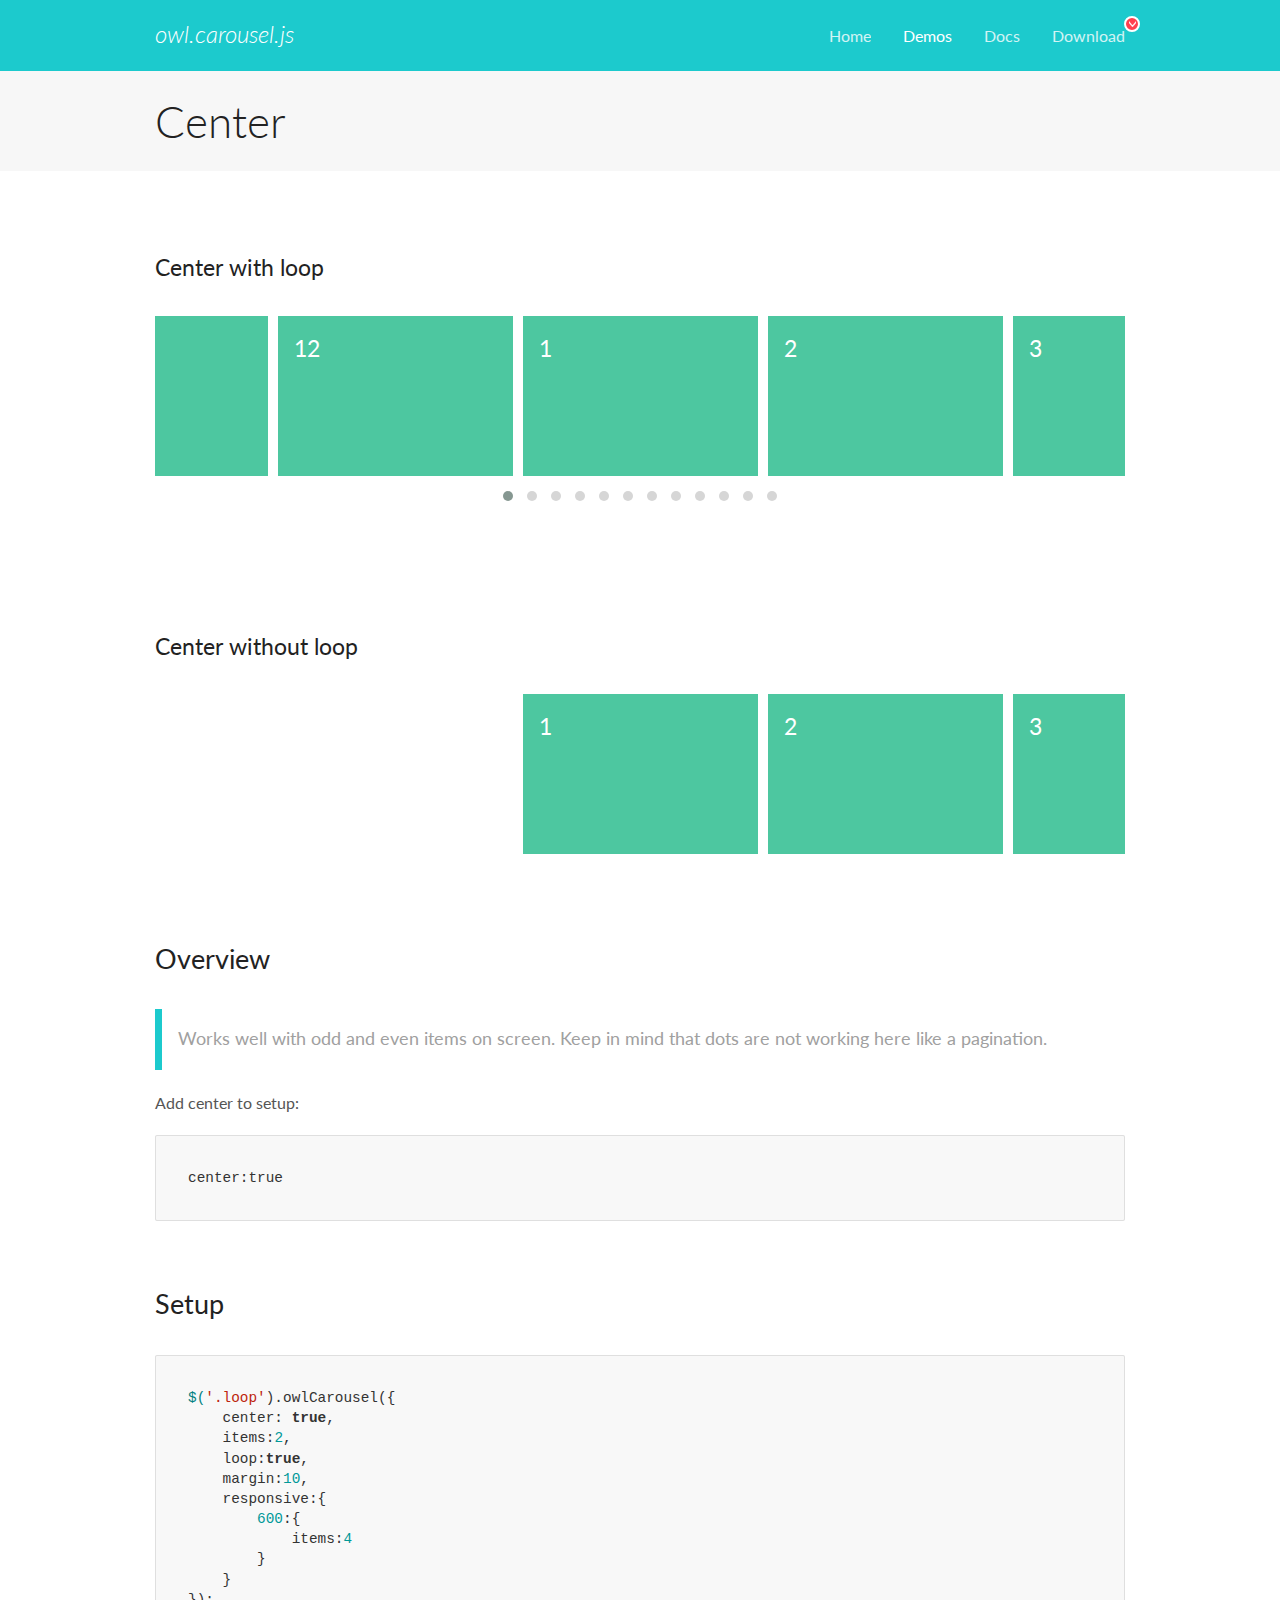
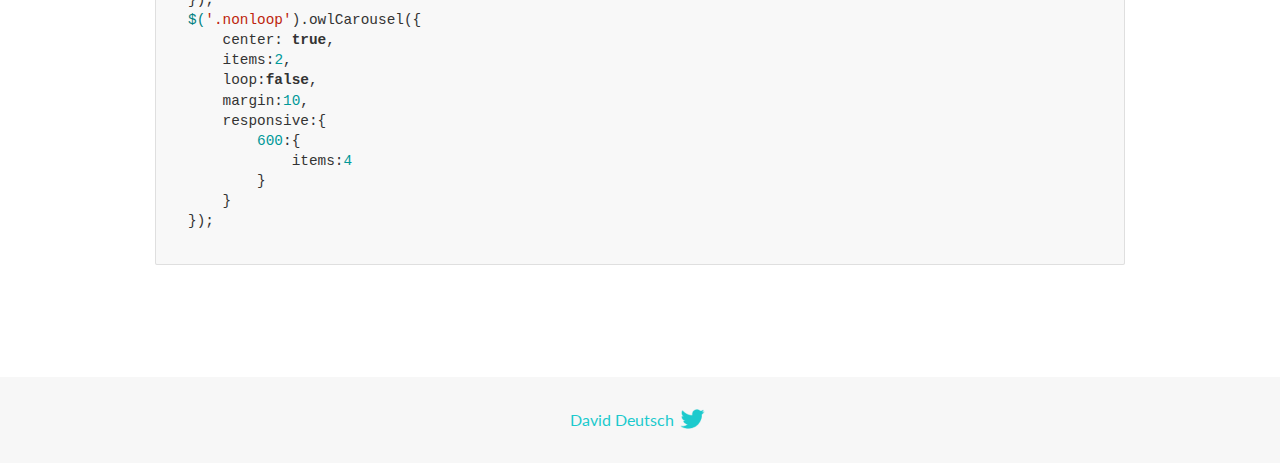
<file: assets/css/OwlCarousel2-2.3.4/docs/demos/center.html>
<!DOCTYPE html>
<html lang="en">
  <head>

    <!-- head -->
    <meta charset="utf-8">
    <meta name="msapplication-tap-highlight" content="no" />
    <meta name="viewport" content="width=device-width, initial-scale=1.0" />
    <meta name="description" content="Center carousel">
    <meta name="author" content="David Deutsch">
    <title>
      Center Demo | Owl Carousel | 2.3.4
    </title>

    <!-- Stylesheets -->
    <link href='https://fonts.googleapis.com/css?family=Lato:300,400,700,400italic,300italic' rel='stylesheet' type='text/css'>
    <link rel="stylesheet" href="../assets/css/docs.theme.min.css">

    <!-- Owl Stylesheets -->
    <link rel="stylesheet" href="../assets/owlcarousel/assets/owl.carousel.min.css">
    <link rel="stylesheet" href="../assets/owlcarousel/assets/owl.theme.default.min.css">

    <!-- HTML5 shim and Respond.js IE8 support of HTML5 elements and media queries -->

    <!--[if lt IE 9]>
      <script src="https://oss.maxcdn.com/libs/html5shiv/3.7.0/html5shiv.js"></script>
      <script src="https://oss.maxcdn.com/libs/respond.js/1.3.0/respond.min.js"></script>
    <![endif]-->

    <!-- Favicons -->
    <link rel="apple-touch-icon-precomposed" sizes="144x144" href="../assets/ico/apple-touch-icon-144-precomposed.png">
    <link rel="shortcut icon" href="../assets/ico/favicon.png">
    <link rel="shortcut icon" href="favicon.ico">

    <!-- Yeah i know js should not be in header. Its required for demos.-->

    <!-- javascript -->
    <script src="../assets/vendors/jquery.min.js"></script>
    <script src="../assets/owlcarousel/owl.carousel.js"></script>
  </head>
  <body>

    <!-- header -->
    <header class="header">
      <div class="row">
        <div class="large-12 columns">
          <div class="brand left">
            <h3>
              <a href="/OwlCarousel2/">owl.carousel.js</a> 
            </h3>
          </div>
          <a id="toggle-nav" class="right">
            <span></span> <span></span> <span></span> 
          </a> 
          <div class="nav-bar">
            <ul class="clearfix">
              <li> <a href="/OwlCarousel2/index.html">Home</a>  </li>
              <li class="active">
                <a href="/OwlCarousel2/demos/demos.html">Demos</a> 
              </li>
              <li> <a href="/OwlCarousel2/docs/started-welcome.html">Docs</a>  </li>
              <li>
                <a href="https://github.com/OwlCarousel2/OwlCarousel2/archive/2.3.4.zip">Download</a> 
                <span class="download"></span> 
              </li>
            </ul>
          </div>
        </div>
      </div>
    </header>

    <!-- title -->
    <section class="title">
      <div class="row">
        <div class="large-12 columns">
          <h1>Center</h1>
        </div>
      </div>
    </section>

    <!--  Demos -->
    <section id="demos">
      <div class="row">
        <div class="large-12 columns">
          <h4 id="center-with-loop">Center with loop</h4>
          <div class="loop owl-carousel owl-theme">
            <div class="item">
              <h4>1</h4>
            </div>
            <div class="item">
              <h4>2</h4>
            </div>
            <div class="item">
              <h4>3</h4>
            </div>
            <div class="item">
              <h4>4</h4>
            </div>
            <div class="item">
              <h4>5</h4>
            </div>
            <div class="item">
              <h4>6</h4>
            </div>
            <div class="item">
              <h4>7</h4>
            </div>
            <div class="item">
              <h4>8</h4>
            </div>
            <div class="item">
              <h4>9</h4>
            </div>
            <div class="item">
              <h4>10</h4>
            </div>
            <div class="item">
              <h4>11</h4>
            </div>
            <div class="item">
              <h4>12</h4>
            </div>
          </div>
          <br>
          <h4 id="center-without-loop">Center without loop</h4>
          <div class="nonloop owl-carousel">
            <div class="item">
              <h4>1</h4>
            </div>
            <div class="item">
              <h4>2</h4>
            </div>
            <div class="item">
              <h4>3</h4>
            </div>
            <div class="item">
              <h4>4</h4>
            </div>
            <div class="item">
              <h4>5</h4>
            </div>
            <div class="item">
              <h4>6</h4>
            </div>
            <div class="item">
              <h4>7</h4>
            </div>
            <div class="item">
              <h4>8</h4>
            </div>
            <div class="item">
              <h4>9</h4>
            </div>
            <div class="item">
              <h4>10</h4>
            </div>
            <div class="item">
              <h4>11</h4>
            </div>
            <div class="item">
              <h4>12</h4>
            </div>
          </div>
          <h3 id="overview">Overview</h3>
          <blockquote>
            <p>Works well with odd and even items on screen. Keep in mind that dots are not working here like a pagination.</p>
          </blockquote>
          <p>Add center to setup:</p>
          <pre><code>center:true</code></pre>
          <h3 id="setup">Setup</h3>
          <pre><code>$(&#39;.loop&#39;).owlCarousel({
    center: true,
    items:2,
    loop:true,
    margin:10,
    responsive:{
        600:{
            items:4
        }
    }
});
$(&#39;.nonloop&#39;).owlCarousel({
    center: true,
    items:2,
    loop:false,
    margin:10,
    responsive:{
        600:{
            items:4
        }
    }
});</code></pre>
          <script>
            jQuery(document).ready(function($) {
              $('.loop').owlCarousel({
                center: true,
                items: 2,
                loop: true,
                margin: 10,
                responsive: {
                  600: {
                    items: 4
                  }
                }
              });
              $('.nonloop').owlCarousel({
                center: true,
                items: 2,
                loop: false,
                margin: 10,
                responsive: {
                  600: {
                    items: 4
                  }
                }
              });
            });
          </script>
        </div>
      </div>
    </section>

    <!-- footer -->
    <footer class="footer">
      <div class="row">
        <div class="large-12 columns">
          <h5>
            <a href="/OwlCarousel2/docs/support-contact.html">David Deutsch</a> 
            <a id="custom-tweet-button" href="https://twitter.com/share?url=https://github.com/OwlCarousel2/OwlCarousel2&text=Owl Carousel - This is so awesome! " target="_blank"></a> 
          </h5>
        </div>
      </div>
    </footer>

    <!-- vendors -->
    <script src="../assets/vendors/highlight.js"></script>
    <script src="../assets/js/app.js"></script>
  </body>
</html>
</file>
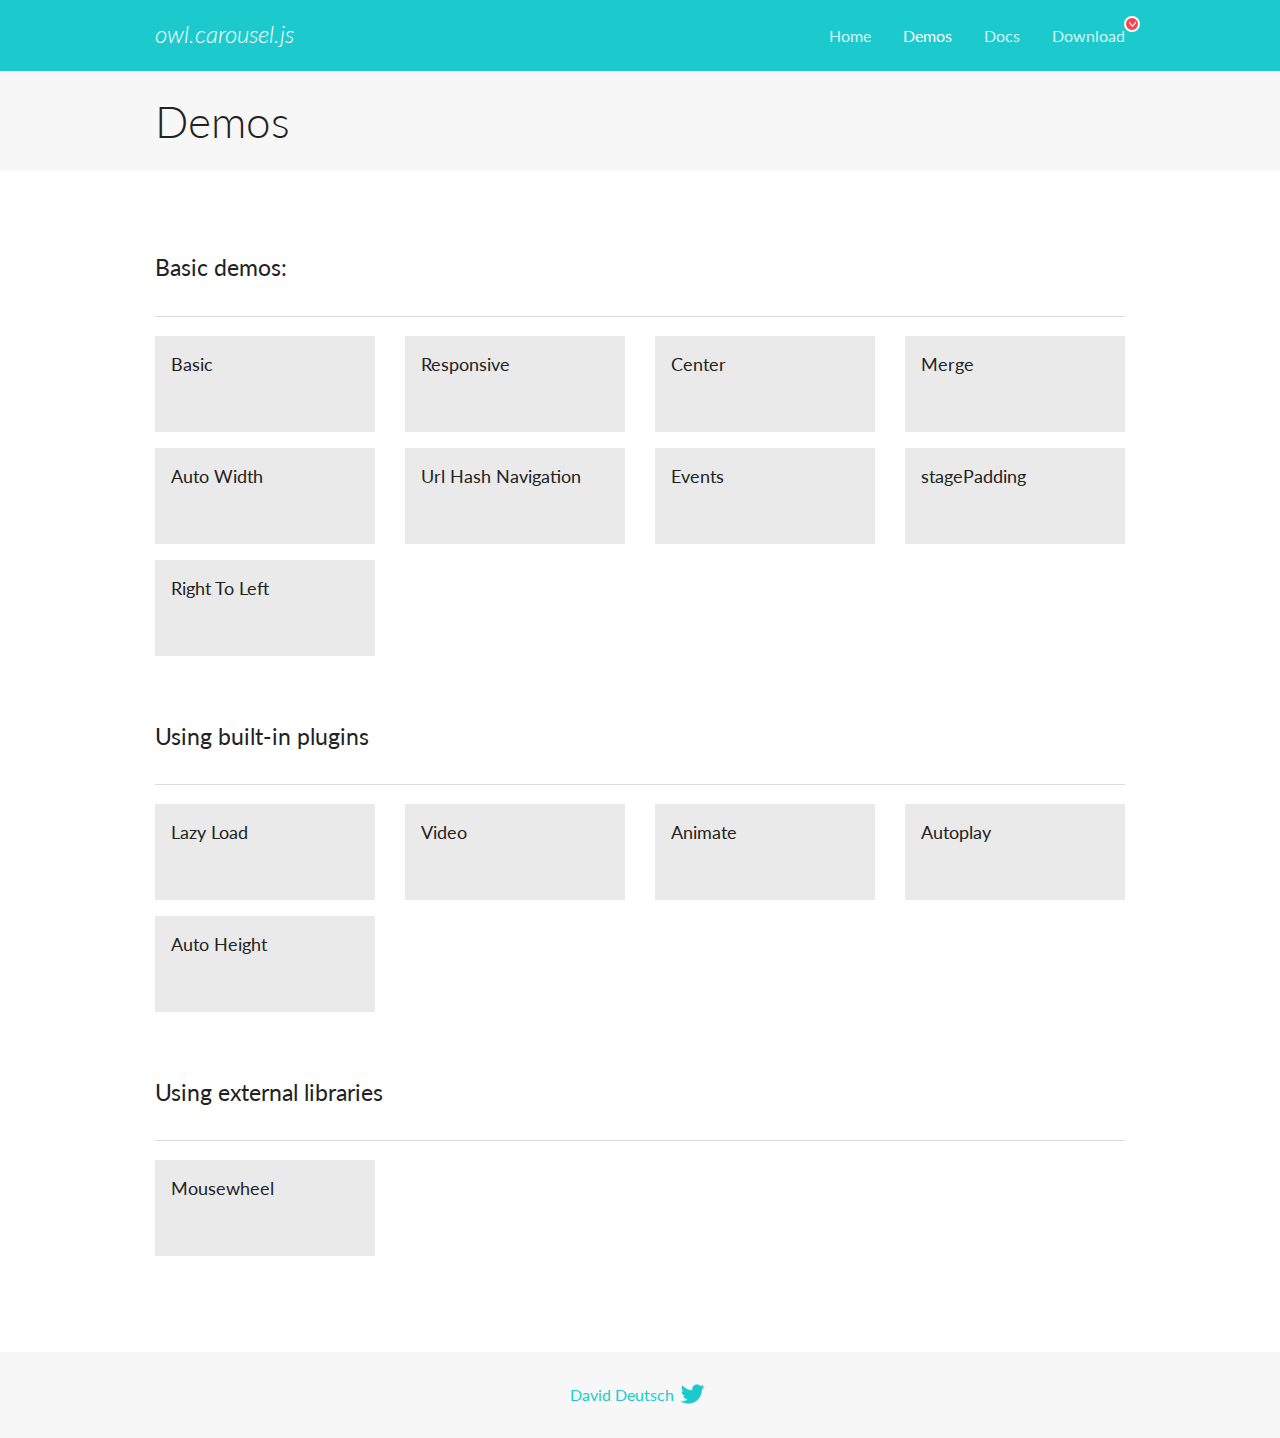
<file: assets/css/OwlCarousel2-2.3.4/docs/demos/demos.html>
<!DOCTYPE html>
<html lang="en">
  <head>

    <!-- head -->
    <meta charset="utf-8">
    <meta name="msapplication-tap-highlight" content="no" />
    <meta name="viewport" content="width=device-width, initial-scale=1.0" />
    <meta name="description" content="A list of Owl Carousel examples.">
    <meta name="author" content="David Deutsch">
    <title>
      Demos | Owl Carousel | 2.3.4
    </title>

    <!-- Stylesheets -->
    <link href='https://fonts.googleapis.com/css?family=Lato:300,400,700,400italic,300italic' rel='stylesheet' type='text/css'>
    <link rel="stylesheet" href="../assets/css/docs.theme.min.css">

    <!-- Owl Stylesheets -->
    <link rel="stylesheet" href="../assets/owlcarousel/assets/owl.carousel.min.css">
    <link rel="stylesheet" href="../assets/owlcarousel/assets/owl.theme.default.min.css">

    <!-- HTML5 shim and Respond.js IE8 support of HTML5 elements and media queries -->

    <!--[if lt IE 9]>
      <script src="https://oss.maxcdn.com/libs/html5shiv/3.7.0/html5shiv.js"></script>
      <script src="https://oss.maxcdn.com/libs/respond.js/1.3.0/respond.min.js"></script>
    <![endif]-->

    <!-- Favicons -->
    <link rel="apple-touch-icon-precomposed" sizes="144x144" href="../assets/ico/apple-touch-icon-144-precomposed.png">
    <link rel="shortcut icon" href="../assets/ico/favicon.png">
    <link rel="shortcut icon" href="favicon.ico">

    <!-- Yeah i know js should not be in header. Its required for demos.-->

    <!-- javascript -->
    <script src="../assets/vendors/jquery.min.js"></script>
    <script src="../assets/owlcarousel/owl.carousel.js"></script>
  </head>
  <body>

    <!-- header -->
    <header class="header">
      <div class="row">
        <div class="large-12 columns">
          <div class="brand left">
            <h3>
              <a href="/OwlCarousel2/">owl.carousel.js</a> 
            </h3>
          </div>
          <a id="toggle-nav" class="right">
            <span></span> <span></span> <span></span> 
          </a> 
          <div class="nav-bar">
            <ul class="clearfix">
              <li> <a href="/OwlCarousel2/index.html">Home</a>  </li>
              <li class="active">
                <a href="/OwlCarousel2/demos/demos.html">Demos</a> 
              </li>
              <li> <a href="/OwlCarousel2/docs/started-welcome.html">Docs</a>  </li>
              <li>
                <a href="https://github.com/OwlCarousel2/OwlCarousel2/archive/2.3.4.zip">Download</a> 
                <span class="download"></span> 
              </li>
            </ul>
          </div>
        </div>
      </div>
    </header>

    <!-- title -->
    <section class="title">
      <div class="row">
        <div class="large-12 columns">
          <h1>Demos</h1>
        </div>
      </div>
    </section>

    <!--  Demos -->
    <section id="demos">
      <div class="row">
        <div class="large-12 columns">
          <h4 id="basic-demos-">Basic demos:</h4>
          <hr>
          <div class="demo-list">
            <div class="row">
              <div class="small-6 medium-4 large-3 columns">
                <a href="basic.html" class="demo-block">
                  <h5>Basic </h5>
                </a> 
              </div>
              <div class="small-6 medium-4 large-3 columns">
                <a href="responsive.html" class="demo-block">
                  <h5>Responsive </h5>
                </a> 
              </div>
              <div class="small-6 medium-4 large-3 columns">
                <a href="center.html" class="demo-block">
                  <h5>Center </h5>
                </a> 
              </div>
              <div class="small-6 medium-4 large-3 columns">
                <a href="merge.html" class="demo-block">
                  <h5>Merge </h5>
                </a> 
              </div>
              <div class="small-6 medium-4 large-3 columns">
                <a href="autowidth.html" class="demo-block">
                  <h5>Auto Width </h5>
                </a> 
              </div>
              <div class="small-6 medium-4 large-3 columns">
                <a href="urlhashnav.html" class="demo-block">
                  <h5>Url Hash Navigation </h5>
                </a> 
              </div>
              <div class="small-6 medium-4 large-3 columns">
                <a href="events.html" class="demo-block">
                  <h5>Events </h5>
                </a> 
              </div>
              <div class="small-6 medium-4 large-3 columns">
                <a href="stagepadding.html" class="demo-block">
                  <h5>stagePadding </h5>
                </a> 
              </div>
              <div class="small-6 medium-4 large-3 columns">
                <a href="rtl.html" class="demo-block">
                  <h5>Right To Left </h5>
                </a> 
              </div>
            </div>
          </div>
          <h4 id="using-built-in-plugins">Using built-in plugins</h4>
          <hr>
          <div class="demo-list">
            <div class="row">
              <div class="small-6 medium-4 large-3 columns">
                <a href="lazyLoad.html" class="demo-block">
                  <h5>Lazy Load </h5>
                </a> 
              </div>
              <div class="small-6 medium-4 large-3 columns">
                <a href="video.html" class="demo-block">
                  <h5>Video </h5>
                </a> 
              </div>
              <div class="small-6 medium-4 large-3 columns">
                <a href="animate.html" class="demo-block">
                  <h5>Animate </h5>
                </a> 
              </div>
              <div class="small-6 medium-4 large-3 columns">
                <a href="autoplay.html" class="demo-block">
                  <h5>Autoplay </h5>
                </a> 
              </div>
              <div class="small-6 medium-4 large-3 columns">
                <a href="autoheight.html" class="demo-block">
                  <h5>Auto Height </h5>
                </a> 
              </div>
            </div>
          </div>
          <h4 id="using-external-libraries">Using external libraries</h4>
          <hr>
          <div class="demo-list">
            <div class="row">
              <div class="small-6 medium-4 large-3 columns">
                <a href="mousewheel.html" class="demo-block">
                  <h5>Mousewheel </h5>
                </a> 
              </div>
            </div>
          </div>
        </div>
      </div>
    </section>

    <!-- footer -->
    <footer class="footer">
      <div class="row">
        <div class="large-12 columns">
          <h5>
            <a href="/OwlCarousel2/docs/support-contact.html">David Deutsch</a> 
            <a id="custom-tweet-button" href="https://twitter.com/share?url=https://github.com/OwlCarousel2/OwlCarousel2&text=Owl Carousel - This is so awesome! " target="_blank"></a> 
          </h5>
        </div>
      </div>
    </footer>

    <!-- vendors -->
    <script src="../assets/vendors/highlight.js"></script>
    <script src="../assets/js/app.js"></script>
  </body>
</html>
</file>
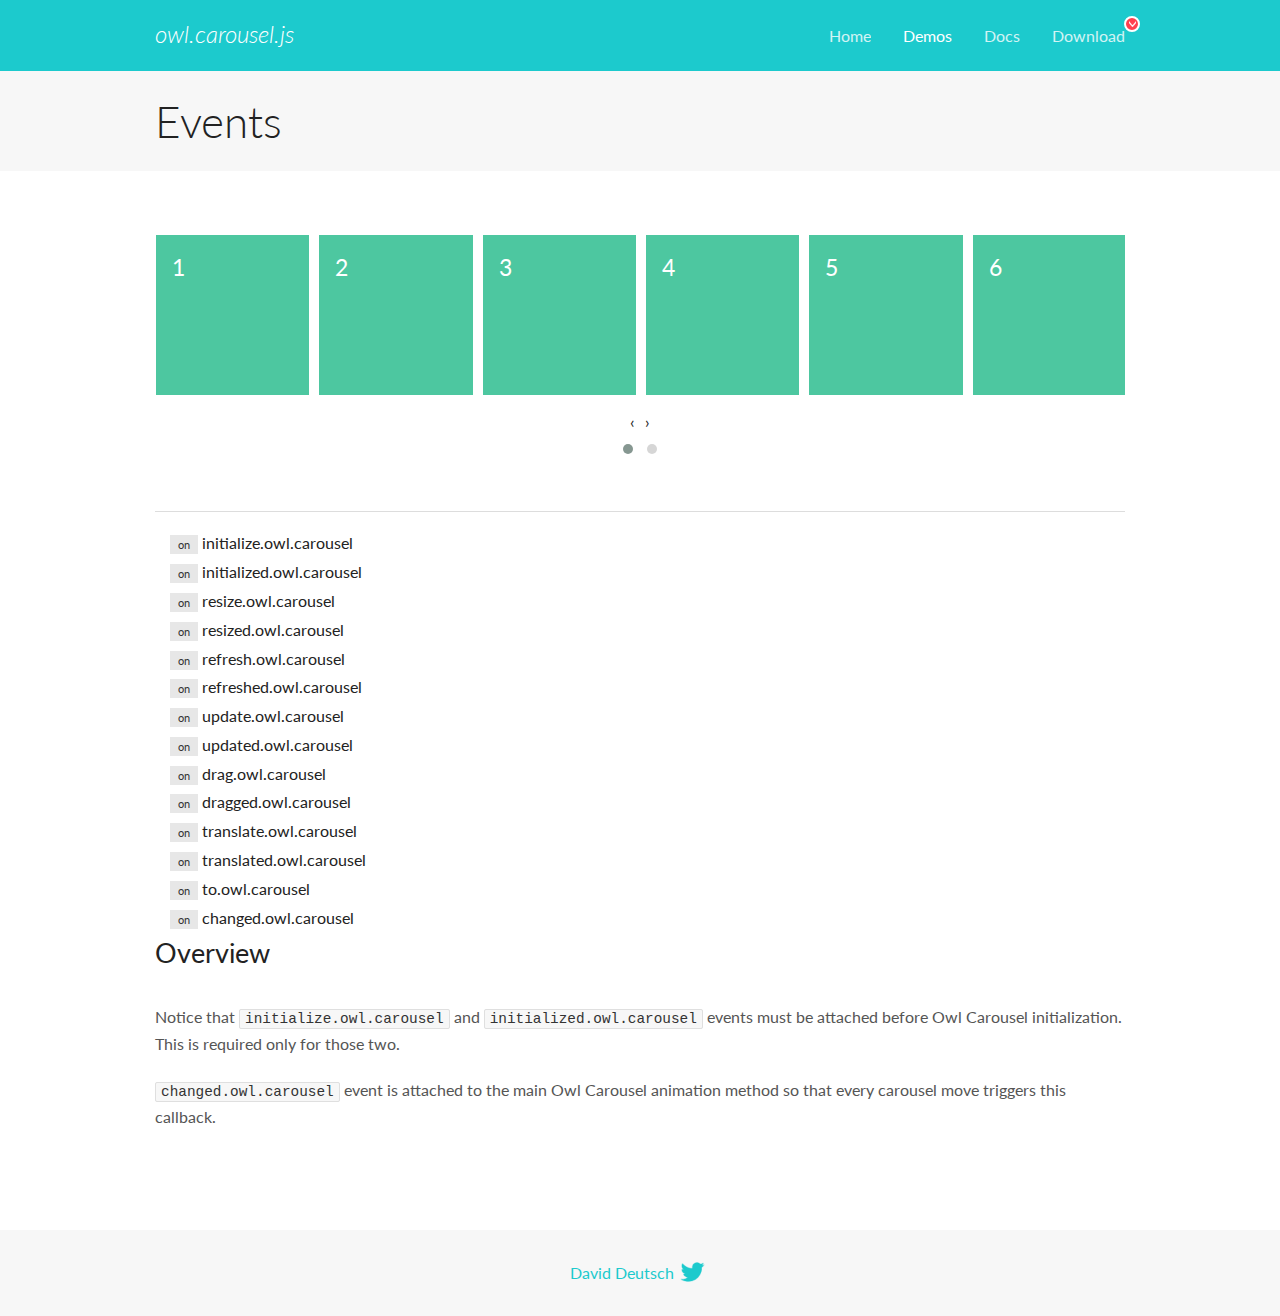
<file: assets/css/OwlCarousel2-2.3.4/docs/demos/events.html>
<!DOCTYPE html>
<html lang="en">
  <head>

    <!-- head -->
    <meta charset="utf-8">
    <meta name="msapplication-tap-highlight" content="no" />
    <meta name="viewport" content="width=device-width, initial-scale=1.0" />
    <meta name="description" content="Events usage demo">
    <meta name="author" content="David Deutsch">
    <title>
      Events Demo | Owl Carousel | 2.3.4
    </title>

    <!-- Stylesheets -->
    <link href='https://fonts.googleapis.com/css?family=Lato:300,400,700,400italic,300italic' rel='stylesheet' type='text/css'>
    <link rel="stylesheet" href="../assets/css/docs.theme.min.css">

    <!-- Owl Stylesheets -->
    <link rel="stylesheet" href="../assets/owlcarousel/assets/owl.carousel.min.css">
    <link rel="stylesheet" href="../assets/owlcarousel/assets/owl.theme.default.min.css">

    <!-- HTML5 shim and Respond.js IE8 support of HTML5 elements and media queries -->

    <!--[if lt IE 9]>
      <script src="https://oss.maxcdn.com/libs/html5shiv/3.7.0/html5shiv.js"></script>
      <script src="https://oss.maxcdn.com/libs/respond.js/1.3.0/respond.min.js"></script>
    <![endif]-->

    <!-- Favicons -->
    <link rel="apple-touch-icon-precomposed" sizes="144x144" href="../assets/ico/apple-touch-icon-144-precomposed.png">
    <link rel="shortcut icon" href="../assets/ico/favicon.png">
    <link rel="shortcut icon" href="favicon.ico">

    <!-- Yeah i know js should not be in header. Its required for demos.-->

    <!-- javascript -->
    <script src="../assets/vendors/jquery.min.js"></script>
    <script src="../assets/owlcarousel/owl.carousel.js"></script>
  </head>
  <body>

    <!-- header -->
    <header class="header">
      <div class="row">
        <div class="large-12 columns">
          <div class="brand left">
            <h3>
              <a href="/OwlCarousel2/">owl.carousel.js</a> 
            </h3>
          </div>
          <a id="toggle-nav" class="right">
            <span></span> <span></span> <span></span> 
          </a> 
          <div class="nav-bar">
            <ul class="clearfix">
              <li> <a href="/OwlCarousel2/index.html">Home</a>  </li>
              <li class="active">
                <a href="/OwlCarousel2/demos/demos.html">Demos</a> 
              </li>
              <li> <a href="/OwlCarousel2/docs/started-welcome.html">Docs</a>  </li>
              <li>
                <a href="https://github.com/OwlCarousel2/OwlCarousel2/archive/2.3.4.zip">Download</a> 
                <span class="download"></span> 
              </li>
            </ul>
          </div>
        </div>
      </div>
    </header>

    <!-- title -->
    <section class="title">
      <div class="row">
        <div class="large-12 columns">
          <h1>Events</h1>
        </div>
      </div>
    </section>

    <!--  Demos -->
    <section id="demos">
      <div class="row">
        <div class="large-12 columns">
          <div class="owl-carousel owl-theme">
            <div class="item">
              <h4>1</h4>
            </div>
            <div class="item">
              <h4>2</h4>
            </div>
            <div class="item">
              <h4>3</h4>
            </div>
            <div class="item">
              <h4>4</h4>
            </div>
            <div class="item">
              <h4>5</h4>
            </div>
            <div class="item">
              <h4>6</h4>
            </div>
            <div class="item">
              <h4>7</h4>
            </div>
            <div class="item">
              <h4>8</h4>
            </div>
            <div class="item">
              <h4>9</h4>
            </div>
            <div class="item">
              <h4>10</h4>
            </div>
            <div class="item">
              <h4>11</h4>
            </div>
            <div class="item">
              <h4>12</h4>
            </div>
          </div>
          <hr>
          <div class="large-12 columns callbacks">
            <div><span class="label secondary initialize">on</span>  initialize.owl.carousel </div>
            <div><span class="label secondary initialized">on</span>  initialized.owl.carousel </div>
            <div><span class="label secondary resize">on</span>  resize.owl.carousel </div>
            <div><span class="label secondary resized">on</span>  resized.owl.carousel </div>
            <div><span class="label secondary refresh">on</span>  refresh.owl.carousel </div>
            <div><span class="label secondary refreshed">on</span>  refreshed.owl.carousel </div>
            <div><span class="label secondary update">on</span>  update.owl.carousel </div>
            <div><span class="label secondary updated">on</span>  updated.owl.carousel </div>
            <div><span class="label secondary drag">on</span>  drag.owl.carousel </div>
            <div><span class="label secondary dragged">on</span>  dragged.owl.carousel </div>
            <div><span class="label secondary translate">on</span>  translate.owl.carousel </div>
            <div><span class="label secondary translated">on</span>  translated.owl.carousel </div>
            <div><span class="label secondary to">on</span>  to.owl.carousel </div>
            <div><span class="label secondary changed">on</span>  changed.owl.carousel </div>
          </div>
          <h3 id="overview">Overview</h3>
          <p>Notice that <code>initialize.owl.carousel</code> and <code>initialized.owl.carousel</code> events must be attached before Owl Carousel initialization. This is required only for those two.</p>
          <p><code>changed.owl.carousel</code> event is attached to the main Owl Carousel animation method so that every carousel move triggers this callback.</p>
          <script>
            jQuery(document).ready(function($) {
              var owl = $('.owl-carousel');
              owl.on('initialize.owl.carousel initialized.owl.carousel ' +
                'initialize.owl.carousel initialize.owl.carousel ' +
                'resize.owl.carousel resized.owl.carousel ' +
                'refresh.owl.carousel refreshed.owl.carousel ' +
                'update.owl.carousel updated.owl.carousel ' +
                'drag.owl.carousel dragged.owl.carousel ' +
                'translate.owl.carousel translated.owl.carousel ' +
                'to.owl.carousel changed.owl.carousel',
                function(e) {
                  $('.' + e.type)
                    .removeClass('secondary')
                    .addClass('success');
                  window.setTimeout(function() {
                    $('.' + e.type)
                      .removeClass('success')
                      .addClass('secondary');
                  }, 500);
                });
              owl.owlCarousel({
                loop: true,
                nav: true,
                lazyLoad: true,
                margin: 10,
                video: true,
                responsive: {
                  0: {
                    items: 1
                  },
                  600: {
                    items: 3
                  },
                  960: {
                    items: 5,
                  },
                  1200: {
                    items: 6
                  }
                }
              });
            });
          </script>
        </div>
      </div>
    </section>

    <!-- footer -->
    <footer class="footer">
      <div class="row">
        <div class="large-12 columns">
          <h5>
            <a href="/OwlCarousel2/docs/support-contact.html">David Deutsch</a> 
            <a id="custom-tweet-button" href="https://twitter.com/share?url=https://github.com/OwlCarousel2/OwlCarousel2&text=Owl Carousel - This is so awesome! " target="_blank"></a> 
          </h5>
        </div>
      </div>
    </footer>

    <!-- vendors -->
    <script src="../assets/vendors/highlight.js"></script>
    <script src="../assets/js/app.js"></script>
  </body>
</html>
</file>
<file: assets/css/style.css>
*{
    padding: 0;
    margin: 0;  
    box-sizing:border-box;
}

:root{
    --bg-header: #FFA4BA;
    --bg-body: #E2F1F6;
    --bg-cart: #F1486F;
}
body{
    background-color: var(--bg-body);
    font-family: Arial,"Helvetica Neue",Helvetica,sans-serif;
    letter-spacing: 0.25px;

}
.container{
    max-width: 1170px;
}

a{
    color: white;
    text-decoration: none;
    transition: all 0.15s linear;
}

a:hover{
    color: white;
    text-decoration: none;

}

ul{
    margin: 0;
    list-style-type: none;
}

.topbar{
    background-color: var(--bg-header);
    height: 40px;
    display: flex;
    justify-content: center;
    align-items: center;
    font-size: 14px;
}

.header-content{
    padding: 10px 0 24px;
    font-size: 14px;
}
 a.item-policy-text{
    font-size: 15px;
    color: #363636;
    transition: all 0.15s linear;
}

a.item-policy-text:hover{
    color: var(--bg-header);
}
.mini-cart{
    padding: 7px 20px;
    background-color: var(--bg-cart);
    color: white;
    border-radius: 15px;
}

.menu-header{
    background-color: var(--bg-header);
    height: 50px;
}

.link-menu{
    transition: all 0.15s linear;
}

.link-menu.active{

    background-color: var(--bg-cart);
}

.link-menu:hover{
    background-color: var(--bg-cart);
}

.menu-search{
    position: relative;
}

.input-menu-search {
    border: none;
    outline: none;
    font-size: 14px;
    padding: 5px 20px;
    border-radius: 15px;
}

.icon-menu-search{
    position: absolute;
    color: black;
    font-weight: 900;   
    font-size: 14px;
    top: 50%;
    right: 15px;
    transform: translateY(-50%);
}

.icon-menu-search:hover{
    color: black;
}

.mini-cart{
    cursor: pointer;
}

.no-cart{
    color: black;
    top: 100%;
    right: 0;
    z-index: 10;
    width: 310px;
    padding: 15px;
    box-shadow: 0 0 15px -5px rgba(0,0,0,0.4);
    display: none;
    animation: fadeIn 0.25s linear;
}
@keyframes fadeIn {
    0% { opacity: 0; }
    100% { opacity: 1; }
}
.mini-cart:hover .no-cart{
    display: block;
}

.icon-cart-mobile, .menu-icon-mobile{
    font-size: 24px;
}
.number-cart{
    top: 5px; 
    right: -11px;
    background-color: #F1486F;
    color: white;
    font-size: 11px;
    width: 24px;
    line-height: 24px;
    height: 24px;
    text-align: center;
    border-radius: 50%;
}

.menu-mobile{
    position: fixed;
    width: 300px;
    top: 0; 
    left: 0;
    background-color: white;
    bottom: 0;
    transform: translateX(-300px);
    transition: all 0.25s linear;
    z-index: 900;
}

.menu-mobile.open{
    transform: translateX(0);
}

.menu-mobile-head{
    color: #333;
    padding: 20px 15px 15px;
    font-size: 15px;
    border-bottom: 1px solid #ebebeb;
}
.mobile-list-inline li{
    display: inline-block;
    padding-right: 5px;
    padding-left: 5px
}
.mobile-list-inline li a{
    color: black;
}

li.menu-mobile-search{
    padding-left: 0;
    padding-right: 0;
    width: 100%;
    margin: 16px 0 10px;
}
li.menu-mobile-search .input-group{
    justify-content: space-between;

}

li.menu-mobile-search .input-group input{
    border: none;
    outline: none;
    padding-left: 20px;
    background-color: transparent;
    flex: 1;
}

.menu-mobile-search .header_search{
    background-color: #eee;
}

.menuclose {
    position: absolute;
    right: 10px;
    top: 10px;
    color: #252525;
    border: 1px solid #ebebeb;
    width: 30px;
    height: 30px;
    text-align: center;
    line-height: 30px;
}

.nav-menu-mobile{
    padding: 10px 15px;
    margin-bottom: 15px;
    overflow: scroll;
    max-height: calc(100vh - 136px);
}

p.title{
    color: #ffa4ba;
    margin: 10px 0; 
    font-size: 18px;
    text-transform: uppercase;
}

.nav-mobile-link{
    padding: 10px 0;
    color: #FFA4BA;
    display: block;
    font-size: 16px;
    font-family: "Roboto","HelveticaNeue","Helvetica Neue",sans-serif;
    border-bottom: 1px solid #FFA4BA;
    text-transform: capitalize;
}
.nav-mobile-link:hover{
    color: #FFA4BA;
}
.nav-mb-sub-list{
    padding-left: 15px;
    display: none;
}


.icon-sub-nav{
    top: 50%;
    right: 0;
    color: #FFA4BA;
    transform: translateY(-50%);
    display: none;
    width: 30%;
}

.has-sub-nav.nav-mb-item .icon-sub-nav{
    display: flex;
    justify-content: end;
    align-items: center;
}

.nav-mb-sub-list.open{
    display: block;
}

.wrapper-category{
    padding: 0 0 40px;
    background-color: white;
    border-radius: 15px;
}

.category-link{
    color: black;
    font-size: 14px;
    transition: all 0.15s linear;
    padding: 10px 0;
    display: block;
    border-bottom: 1px solid #EBEBEB;
}

.category-item:last-child .category-link{
    border-bottom: none;

}


.category-item:hover .category-item-icon,
.category-link:hover
{
    color: #FFA4BA;
}

h3.category-title{
    font-size: 17px;
    font-weight: 700; 
    color: white;
    background-color: #FFA4BA;
    border-radius: 15px;
    text-transform: uppercase;
    padding: 8px 15px;
    margin-bottom: 0;

}


.category-item{
    position: relative;
    padding: 0 15px;
}

.category-item-icon{
    position: absolute;
    top: 50%;
    right: 15px;
    transform: translateY(-50%);
    font-size: 12px;
    font-weight: 700;
}

.list-sub-category{
    position: absolute;
    top: 0;
    left: 100%;
    padding: 10px 15px;
    background-color: white;
    box-shadow: 0 0 15px -5px rgba(0,0,0,0.4);
    display: none;
    z-index: 10;
}

.wrapper-list-product .list-sub-category{
    position: relative;
    top: 0;
    left: 0;
    box-shadow: none;
    padding-top: 0;
}

.link-sub-category{
    color: black;
    transition: all 0.15s linear;
    font-size: 14px;
    display: block;
    padding: 8.5px 0px 8.5px 0px;
    font-size: 14px;
    line-height: 24px;
    width: 200px;
    text-overflow: ellipsis;
    overflow-x: hidden;
    white-space: nowrap; 
    border-bottom: 1px solid #EBEBEB;
}

.item-sub-category:last-child .link-sub-category{
    border-bottom: none;
}

.link-sub-category:hover{
    color: #FFA4BA;
}

.category-item.has-sub:hover .list-sub-category{
    display: block;
}

.slide-img{
    padding: 0 4px;
}

.slide-img img{
    width: 100%;
    object-fit: contain;
}

.wrapper-banner img{
    width: 100%;
    object-fit: contain;
    border-radius: 15px;
}


.wrapper-banner{
    padding: 0 15px;
}


.product-item{
    border-radius: 15px;
    overflow: hidden;
    background-color: white;
    margin:0 8px;
}



.product-item-avt{
    width: 100%;
}

.product-item-avt img{
    width: 100%;
}
.product-item-title a{
    color: #333;
    font-size: 14px;
    font-weight: 400;
    transition: all 0.15s linear;
    text-transform: uppercase;
    max-width: 250px;
    display: inline-block;
    text-overflow: ellipsis;
    overflow-x: hidden;
    white-space: nowrap;
}

.product-item-title a:hover{
    color: #FFA4BA;
}

.product-item-star{
    color: #FFBE18;
    margin: 8px 0 10px;
}

.product-item-price h4{
    color: #F1486F;
    font-size: 15px;
}

.product-item-price .price{
    font-weight: 600;
}
.product-item-price{
    margin-bottom: 20px;
}

.product-item-price .price-down{
    color: #adadad;
    text-decoration: line-through;
    padding-left: 12px;
}

.product-item-info{
    padding: 0 12px;
    width: 100%;
}

.title-section{
    text-align: center;
    position: relative;
}

.title-section a{
    display: inline-block;
    border-radius: 20px;
    background: #ffa4ba;
    padding: 10.5px 20px;
    margin: 0;
    font-size: 16px;
    color: #FFF;
    font-weight: 600;
    text-transform: uppercase;
    transition: all 0.15s linear;
}

.title-section a:hover{
    background: #f1486f;
}

.title-section::after, .title-section::before{
    content: "";
    height: 2px;
    width: 50%;
    background: #f1486f;
    top: 50%;
    z-index: -1;
    position: absolute;
}

.title-section::before{
    left: 0;
}


.title-section::after{
    right: 0;
}

.des-section{
    font-size: 14px ;
    font-style: italic;
    text-align: center;
}

.wrapper-title-section{
    margin-bottom: 30px;
}

.product-item-action{
    position: absolute;
    top: 50%;
    width: 100%;
    left: 0;    
    transform: translateY(-50%);
    display: flex;
    align-items: center;
    justify-content: center;
    background: rgba(255,255,255,0.7);
    display: none;
}



.product-item-action-icon a{
    color: #B6B6B6;
    width: 40px ;
    height: 40px;
    display: flex;  
    align-items: center;
    justify-content: center;    
    background-color: white;    
    margin: 8px 0;
    cursor: pointer;
}

.product-item-action-icon:hover a{
    color: #FFA4BA;
}

.product-item:hover .product-item-action{
    display: flex;
}

.popup-quickview{
    position: fixed;
    top: 0; 
    left: 0;
    right: 0;
    bottom: 0;
    background-color: rgba(0, 0, 0, 0.303);
    display: flex;
    align-items: start;
    justify-content: center;
    z-index: 1000;
    padding: 30px 0;
    display: none;
    height: 100vh;
    overflow-y: scroll;
}

.popup-quickview::-webkit-scrollbar{
    display: none;
}

.popup-quickview.active{
    display: flex;
}

.wrapper-detail-product{
    width: 910px;
    background-color: #fff;
    border-radius: 8px;
    padding: 30px;
}

.detail-product-thumbnail{
    display: flex;
    flex-direction: column;

}

.list-thumbnail {
    display: flex;
    margin-top: 12px;
    justify-content: center;
}

.item-thumbnail{
    padding: 0 6px;    
    margin: 0 8px;
    border: 1px solid #E9EDF5;
}

.close-popup{
    background-color: #000;
    display: flex;
    align-items: center;
    justify-content: center;
    width: 40px;
    height: 40px;
    font-size: 20px;
    color: white;
    border-radius: 50%;
    position: absolute;
    top: -20px;
    right: -20px;
    cursor: pointer;
}

h3.detail-product-name a {
    font-size: 24px;
    text-transform: uppercase;
    color: black;
}

.detail-product-status {
    font-size: 15px;
    margin-bottom: 30px;
}

.wrapper-list-product .detail-product-status{
    margin-bottom: 10px;
    margin-top: 20px;
}

span.status {
    background: #FFA4BA;
    color: white;
    padding: 2px 8px;
}



.detail-product-write-evaluate{
    font-size: 15px;
}

.write-evaluate-icon{
    color: #FFBE18;
}
.write-evaluate-text{
    font-size: 14px ;   
    color: #80BB35;
    text-decoration: underline;
    cursor: pointer;
}
.detail-product-price {
    font-size: 30px;
    display: flex;
    flex-direction: column;
    margin: 10px 0 20px;
    padding: 0 0 15px 0;
    border-bottom: 1px solid #EBEBEB;
}

span.detail-product-price-special {
    color: #FCA914;
    font-weight: 700;
}

span.detail-product-price-old {
    text-decoration: line-through;
    color: #ccc;
    font-size: 23px;
}

.detail-product-des p {
    font-size: 14px;
    color: #898989;
}

.detail-product-other {
    font-size: 14px;
    padding-bottom: 15px;
    margin-bottom: 20px;
    border-bottom: 1px solid #ebebeb;
}

.wrapper-list-product .detail-product-other{
    border-bottom: none;
    padding-top: 15px;
    margin-bottom: 0;
    margin-top: 15px;
}

.detail-product-other span:nth-child(1) {
    font-weight: 700;
}

.detail-product-other span:nth-child(2) {
    text-transform: uppercase;
}

.detail-product-selector {
    font-size: 14px;
    display: flex;
    flex-direction: column;
    margin-bottom: 15px;
}

.detail-product-selector span {
    line-height: 24px;
    font-weight: 700;
}

select#product-select-22223706-option-0 {
    height: 40px;
    border: 1px solid #E1E1E1;
    padding: 0 17px;
}

.detail-product-buy {
    margin-top: 15px;
    display: flex;
    align-items: center;
    gap: 7px;
}

.detail-product-buy span {
    font-size: 14px;
    font-weight: 700;
}

.detail-product-buy input {
    margin: 0 5px;
    height: 40px;
    padding: 0;
    width: 40px;
    display: inline-block;
    border-radius: 3px;
    outline: none;
    border: 1px solid #E1E1E1;
    text-align: center;
}

.detail-product-buy input::-webkit-inner-spin-button,
.detail-product-buy input ::-webkit-outer-spin-button{
    -webkit-appearance: none;
    margin: 0;
  }

.detail-product-buy a {
    font-size: 20px;
    padding: 0 45px;
    border-radius: 3px;
    display: inline-block;
    color: white;
    background: #FFA4BA;
    line-height: 40px;
}

.detail-product-buy a:hover{
    opacity: 0.8;
}

.wrapper-list-product .detail-product-buy a{
    font-size: 16px;
    font-weight: 700;
}
.wrapper-list-product .detail-product-buy a:hover{
    opacity: 1;
    background-color: #F1486F;
}
.wrapper-footer{
    background-color: #FF7293;
    padding-top: 25px;
    padding-bottom: 30px;
    font-size: 15px;
}
.item-footer-wrraper{
    color: white;
}

.title-footer{
    font-size: 17px;    
    font-weight: 700;
    line-height: 27px;
    padding: 10px 0;
    text-transform: uppercase;
}

.item-footer{
    margin: 8px 0;
    display: flex;
    gap: 12px;
}

.item-footer i{
    color: #f1486f;
}

.link-footer:hover{
    color: #f1486f;
}

.copyright{
    background-color: #CC5B75;
    font-size: 15px;
    padding: 20px 0;
}

.copyright-item span{
    color: white;
}


.copyright-menu ul{
    display: flex;
    justify-content: end;
    gap: 12px;
}

.copyright-menu ul li a:hover{
    color: #F1486F;
}

.breadcrumb-item a{
    color: black;
}

.breadcrumb-item a:hover{
    color: #FFA4BA;

}

.breadcrumb-item span:last-child{
    color: #FFA4BA;
}

.wrapper-list-product .product-item{
    margin: 0;
    margin-bottom: 30px;
}
.panigation-item{
    display: inline-block;
    width: 35px;
    height: 35px;
    text-align: center;
    line-height: 35px;
    background: #fff;
    border: 1px solid #e1e1e1;
    margin: 3px;
    color: #000;
    border-radius: 10px;
    font-size: 15px;
}

.panigation-item.active{
    background: #FFA4BA;
    color: white;
}

.panigation-item:hover{
    background: #FFA4BA;
}

.sidebar .wrapper-category{
    padding: 0;
}

.sort-by span{
    white-space: nowrap;
    font-size: 15px;
    margin-right: 12px;
}

.view-more{
    color: #FF7293;
    font-size: 20px;
}

.search-category{
    position: relative;
    border: 1px solid #EBEBEB;
    display: flex;
}

.search-category input{
    border: none;
    outline: none;
    line-height: 21px;
    font-size: 14px;
    padding: 0 15px;
}

.open-filter{
    position: fixed;
    top: 50%;
    right: 0;
    background: #ffa4ba;
    color: white;
    padding: 6px 10px;
    z-index: 100000;
    transition: all 0.25s linear;
}
.open-filter.active{
    transform: translateX(-256px);
}

.open-filter .icon-close{
    display: none;
}

.open-filter .icon-open{
    display: block;
}

.open-filter.active .icon-open{
    display: none;
}

.open-filter.active .icon-close{
    display: block;
}

.search-category span {
    position: absolute;
    top: 50%;
    transform: translateY(-50%);
    right: 10px;
}

.item-title-tab{
    border: none;
    border-radius: 5px;
    background: #ffa4ba;
    margin-right: 10px;
    color: white;
    font-size: 14px;
    padding: 0 25px;
    line-height: 33px;
    cursor: pointer;
}

.item-title-tab.active{
    background-color: #f1486f;
}

.content-product-tabs{
    border: 1px solid;
    border-radius: 5px;
}

.item-content-tab{
    display: none;
}

.item-content-tab.active{
    display: block;
}

.item-content-tab ul h3{
    text-transform: uppercase;
    font-size: 24px;
    font-weight: 700;
}

.item-content-tab ul li textarea{
    width: 100%;
    padding: 10px;
    border: none;
    outline: none;
    background: unset;
}

.item-content-tab .evaluate{
    background-color: #F3F8EA;
    border: 1px solid #c4cdd5;
    color: #212b35;
    font-size: 14px;
}

.item-content-tab button{
    background-color: #80BB35;
    color: white;
    border: none;
    outline: none;
    border-radius: 3px;
    font-size: 14px;
    line-height: 36px;
    padding: 0 17px;
}

.tag-news{
    background-color: #f1486f;
    color: white;
    padding: 4px 8px;
    margin:  4px;
    font-size: 14px;
    border-radius: 15px;
    display: inline-block;
    cursor: pointer;
}
.tag-news:hover{
    opacity: 0.8;
}

.no-tag-news{
    font-size: 14px;
    margin: 8px 0;
    display: inline-block;
}

.item-blog {
    display: flex;
    margin: 20px 0;
}

h3.item-blog-title a {
    color: black;
    font-size: 15px;
    font-weight: 700;
    -webkit-line-clamp: 3;
    height: 72px;
    display: -webkit-box;
    -webkit-box-orient: vertical;
    overflow: hidden;
    width: 156px;
}
.blog-main-item{
    padding: 15px;
    border: 1px #ebebeb solid;
    border-radius: 15px;
    margin-bottom: 30px;
}
.blog-title{
    line-height: 15px;
}

.blog-title a{
    color: black;
    font-size: 15px;
    font-weight: 700;
}

h3.item-blog-title a:hover,.blog-title:hover a{
    color: #f1486f;
}

.item-blog-summary{
    font-size: 15px;
    font-family: Arial;
    margin-bottom: 5px;
    color: #898989;
    line-height: 20px;
    height: 61px;
    display: -webkit-box;
    -webkit-box-orient: vertical;
    overflow: hidden;
    text-overflow: ellipsis;
    -webkit-line-clamp: 3;

}

.item-blog-content {
    display: flex;
    flex-direction: column;
    justify-content: flex-start;
    margin-left: 8px;
    
}

h3.item-blog-title {
    line-height: 25px;
}

.item-blog-avt {
    width: 179px;
}

.item-blog-avt a img {
    width: 100%;
}


.item-blog-avt a {
    display: inline-block;
    width: 100%;
}

span.item-blog-date {
    font-size: 13px;
    color: #898989;
}

.share-media {
    color: #7b7b7b;
    border-bottom: 1px solid #E1E1E1;
}

.share-media a{
    color: #7b7b7b;
}

.share-media a:hover{
    color: #f1486f;
}


.form-comment-item{
    margin: 20px 0;
}

.form-comment-item input,.form-comment-item textarea{
    border: 1px solid #E1E1E1;
    background-color: transparent;
    outline: none;
}

.form-comment-item button.btn.btn-primary{
    border: 1px solid  #ffa4ba;
    background: #ffa4ba;
    color: #fff;
    font-size: 14px;
}

.title-comment, .post-other-title{
    font-size: 18px;
}

.item-post-other h3 a{
    color: black;
    font-size: 14px;
}

.item-post-other h3 a:hover{
    color: #ffa4ba;
}
</file>
<file: assets/css/responsive.css>
@media (max-width: 992px){

    .list-sub-category{
        position: relative;
        top: unset;
        left: unset;
        box-shadow: none;
    }

    .link-sub-category{
        width: 100%;
    }
    .product-item-action{
        display: none!important;
    }
    .copyright-item{
        text-align: center;
    }
    .sidebar{
        position: fixed;
        top: 0;
        right: 0;
        z-index: 9000;
        height: 100vh;
        overflow-y: scroll;
        width: 256px;
        background-color: white;
        padding: 10px;
        transition: all 0.25s linear;
        transform: translateX(256px);
    }
    .sidebar.active{
        transform: translateX(0);

    }
}

@media (max-width: 575.98px){
    .product-item-title a{
        width: 152px;
    }

    .list-footer{
        display: none;
    }
    .item-footer-wrraper{
        position: relative;
    }
    .item-footer-wrraper.active .list-footer{
        display: block;
    }
    .icon-footer-plus, .icon-footer-minus{
        position: absolute;
        top: 50%;
        right: 0;
        transform: translateY(-50%);
    }
    .item-footer-wrraper.active .icon-footer-plus{
        top: 23px;
        display: none!important;
    }
    .item-footer-wrraper.active .icon-footer-minus {
        top: 23px;
        display: block!important;
    }
}
</file>
